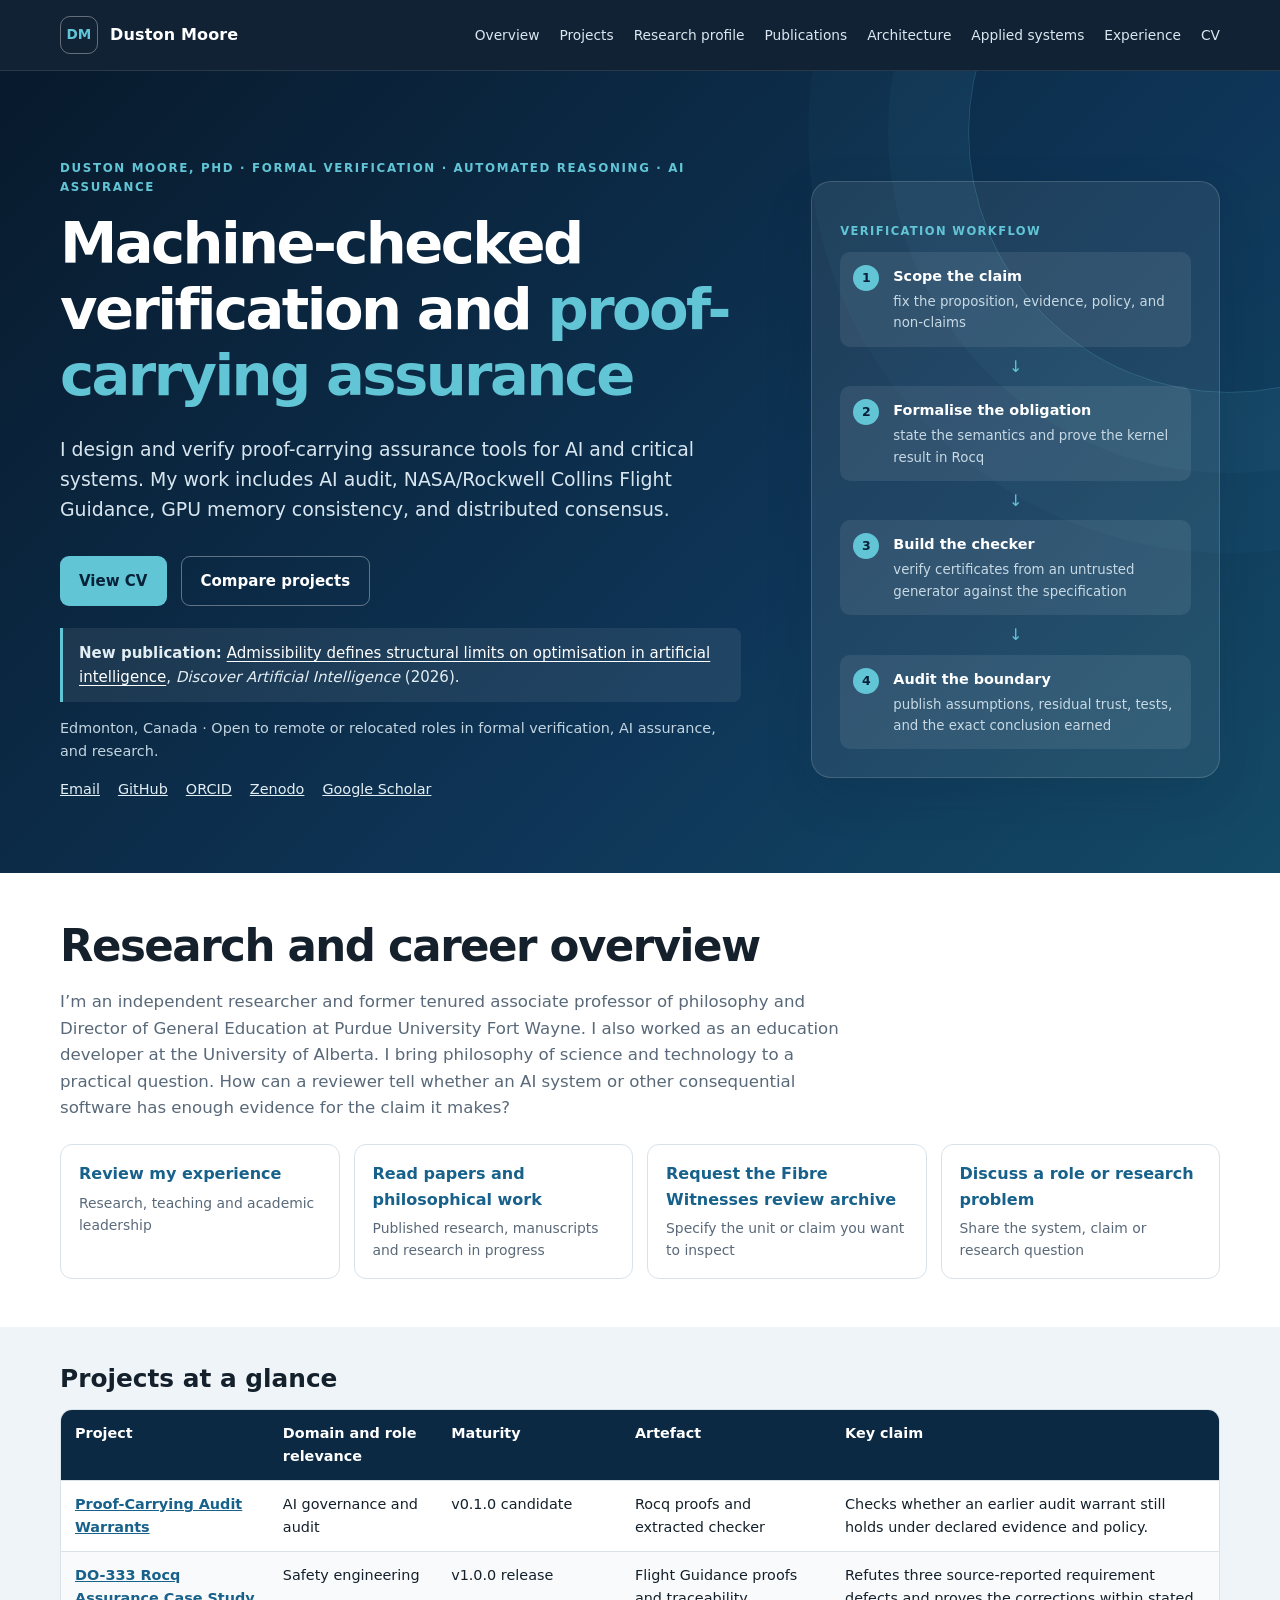
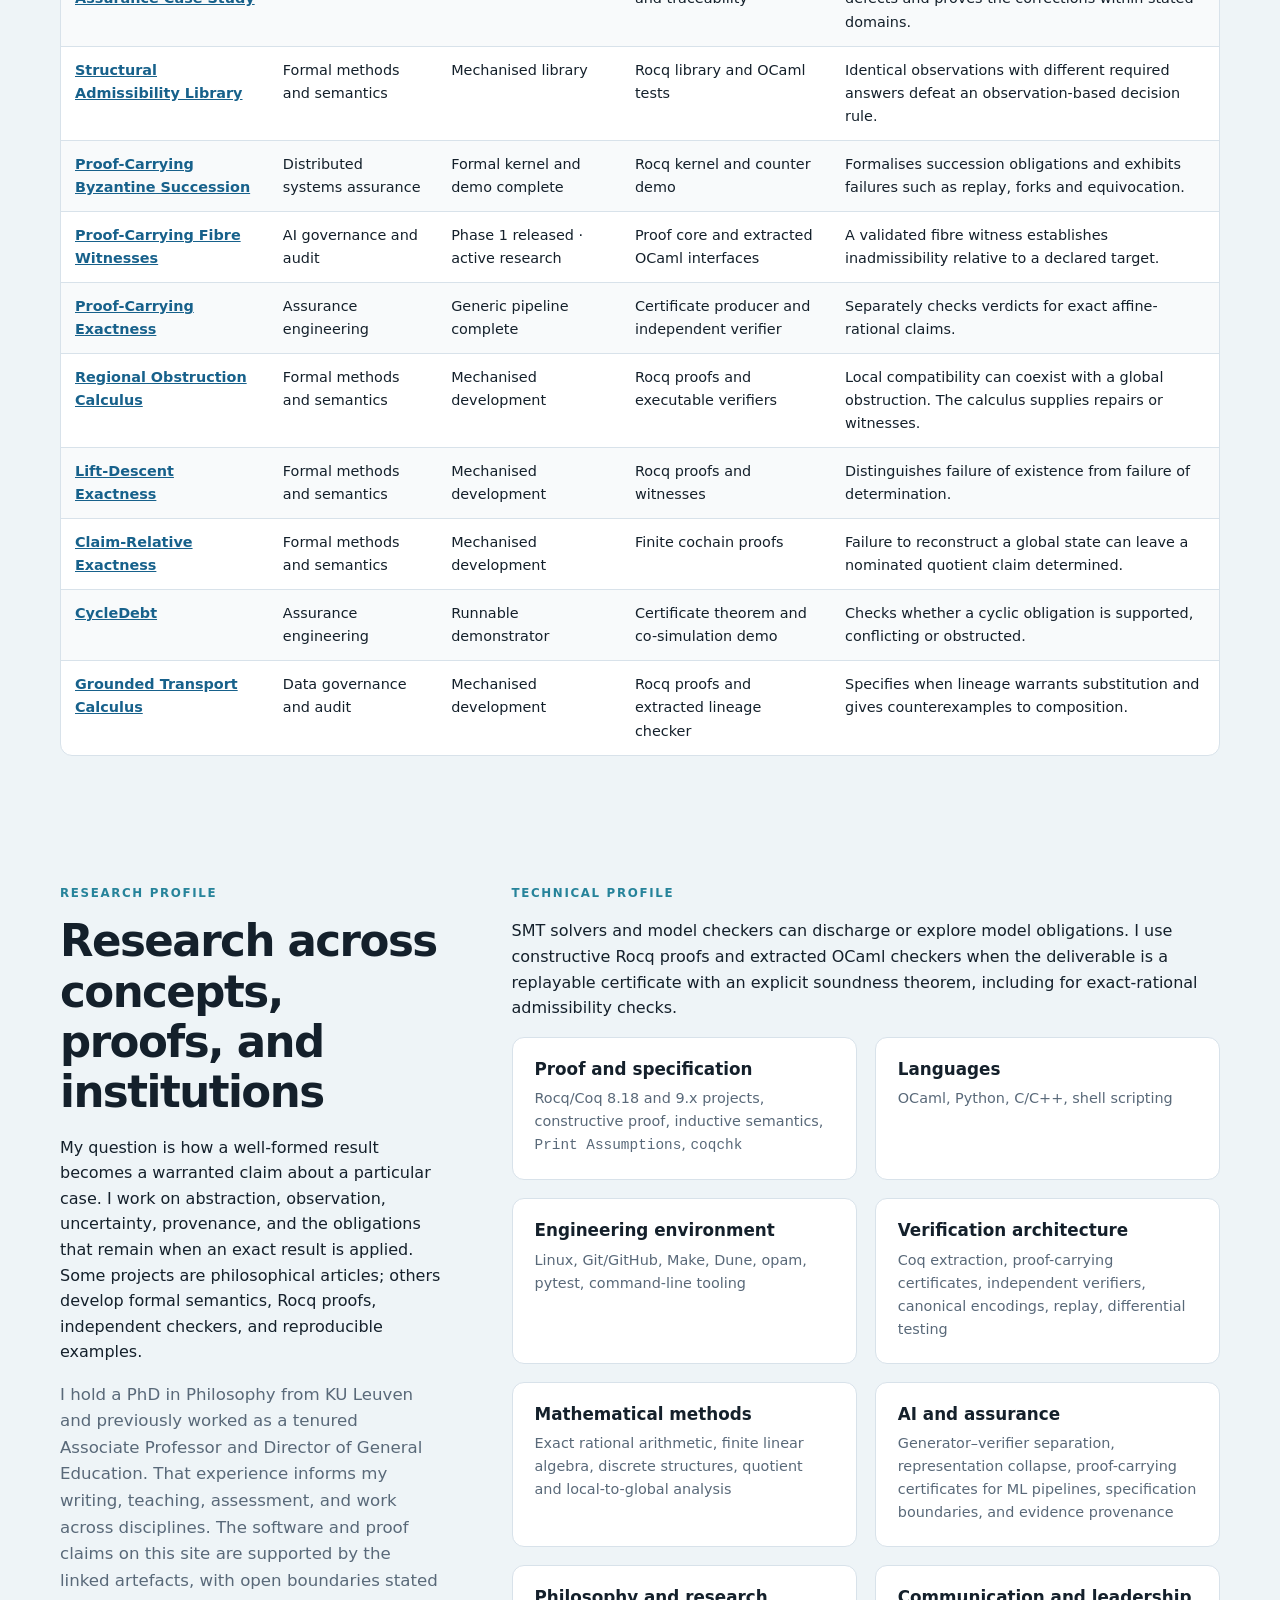
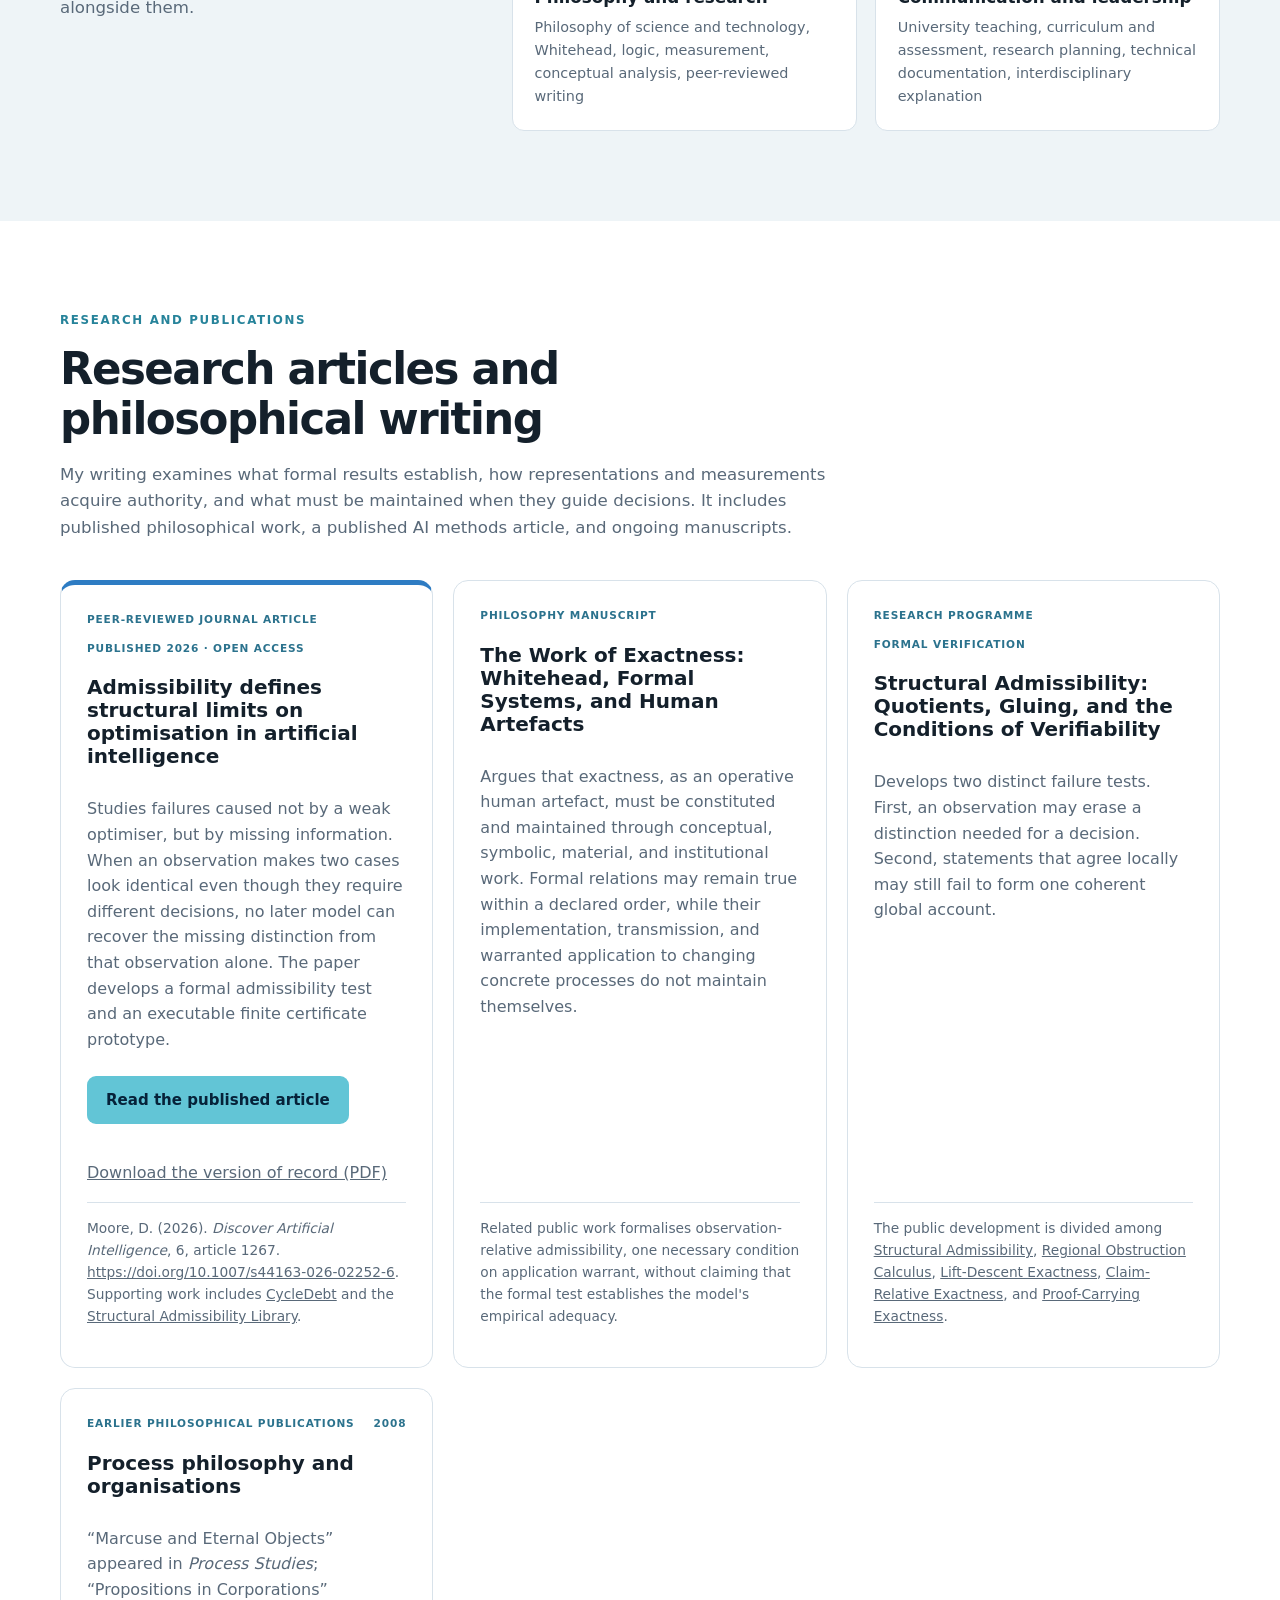
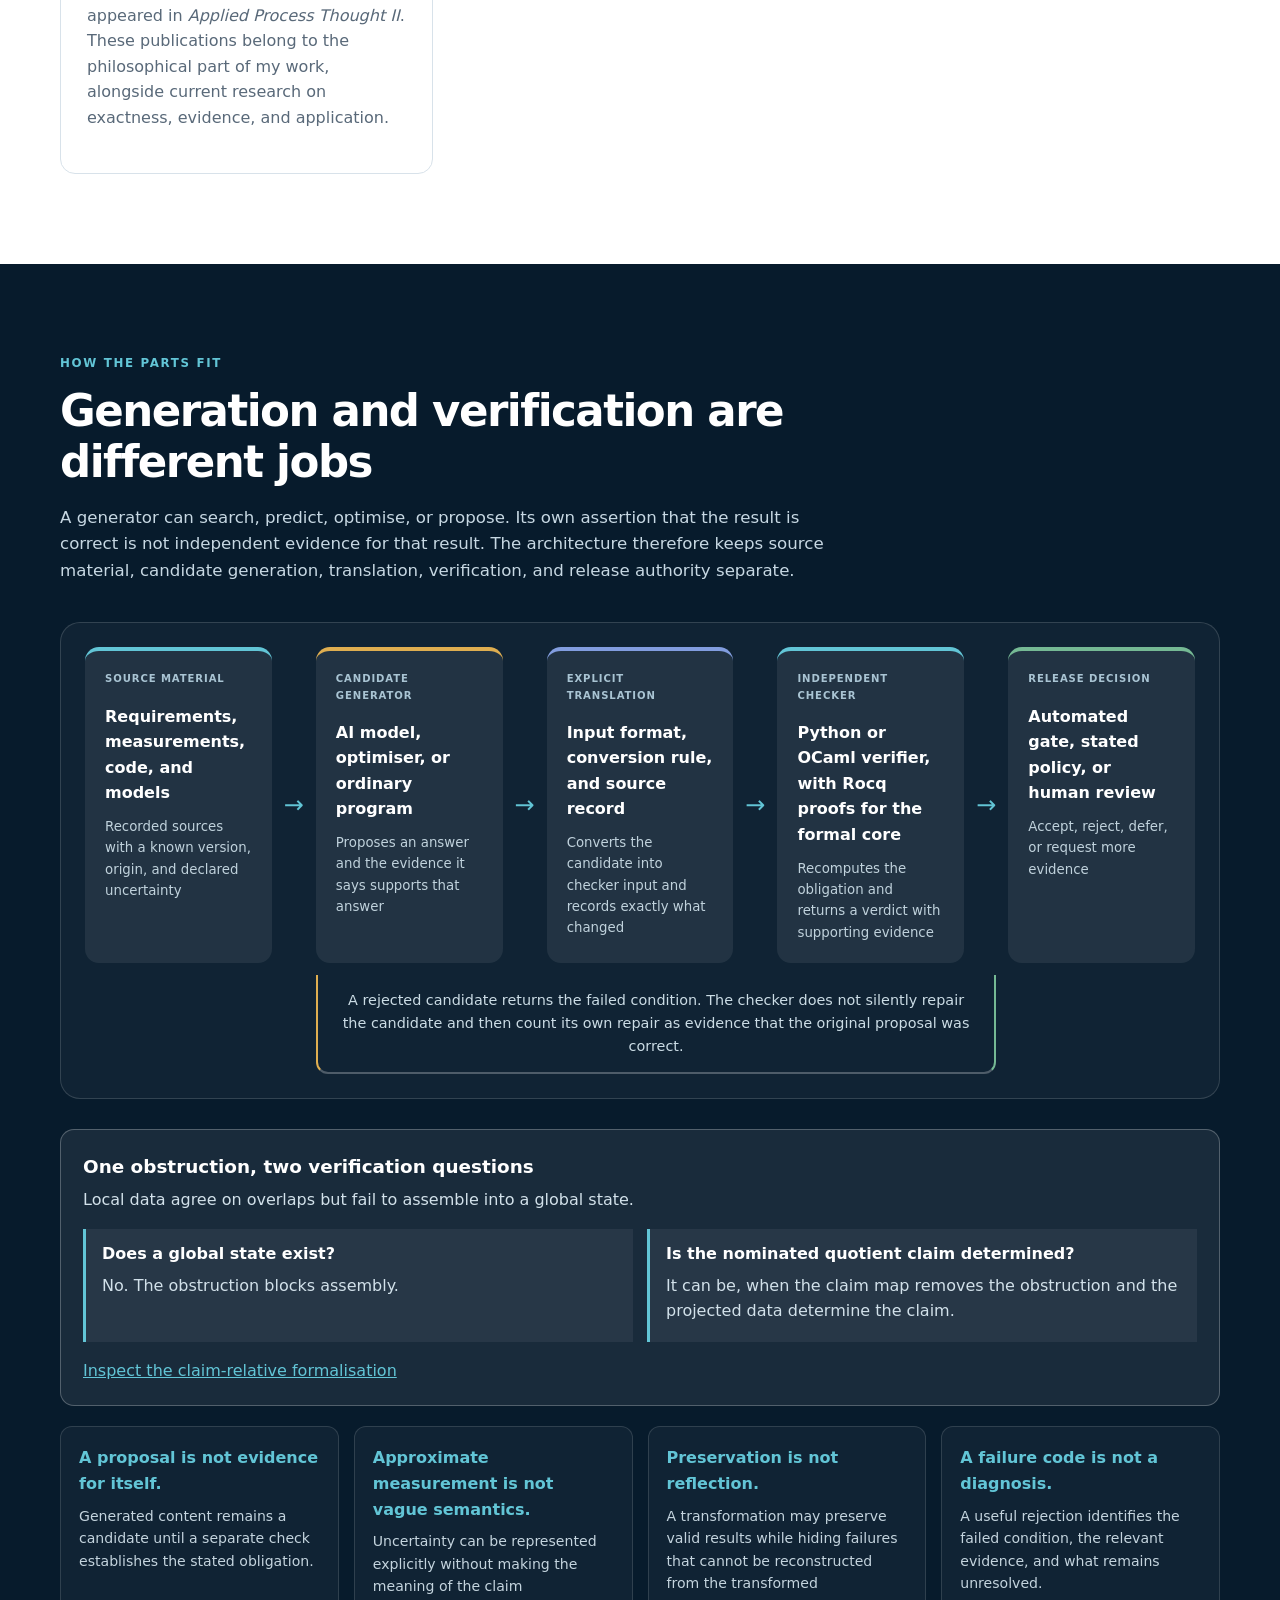
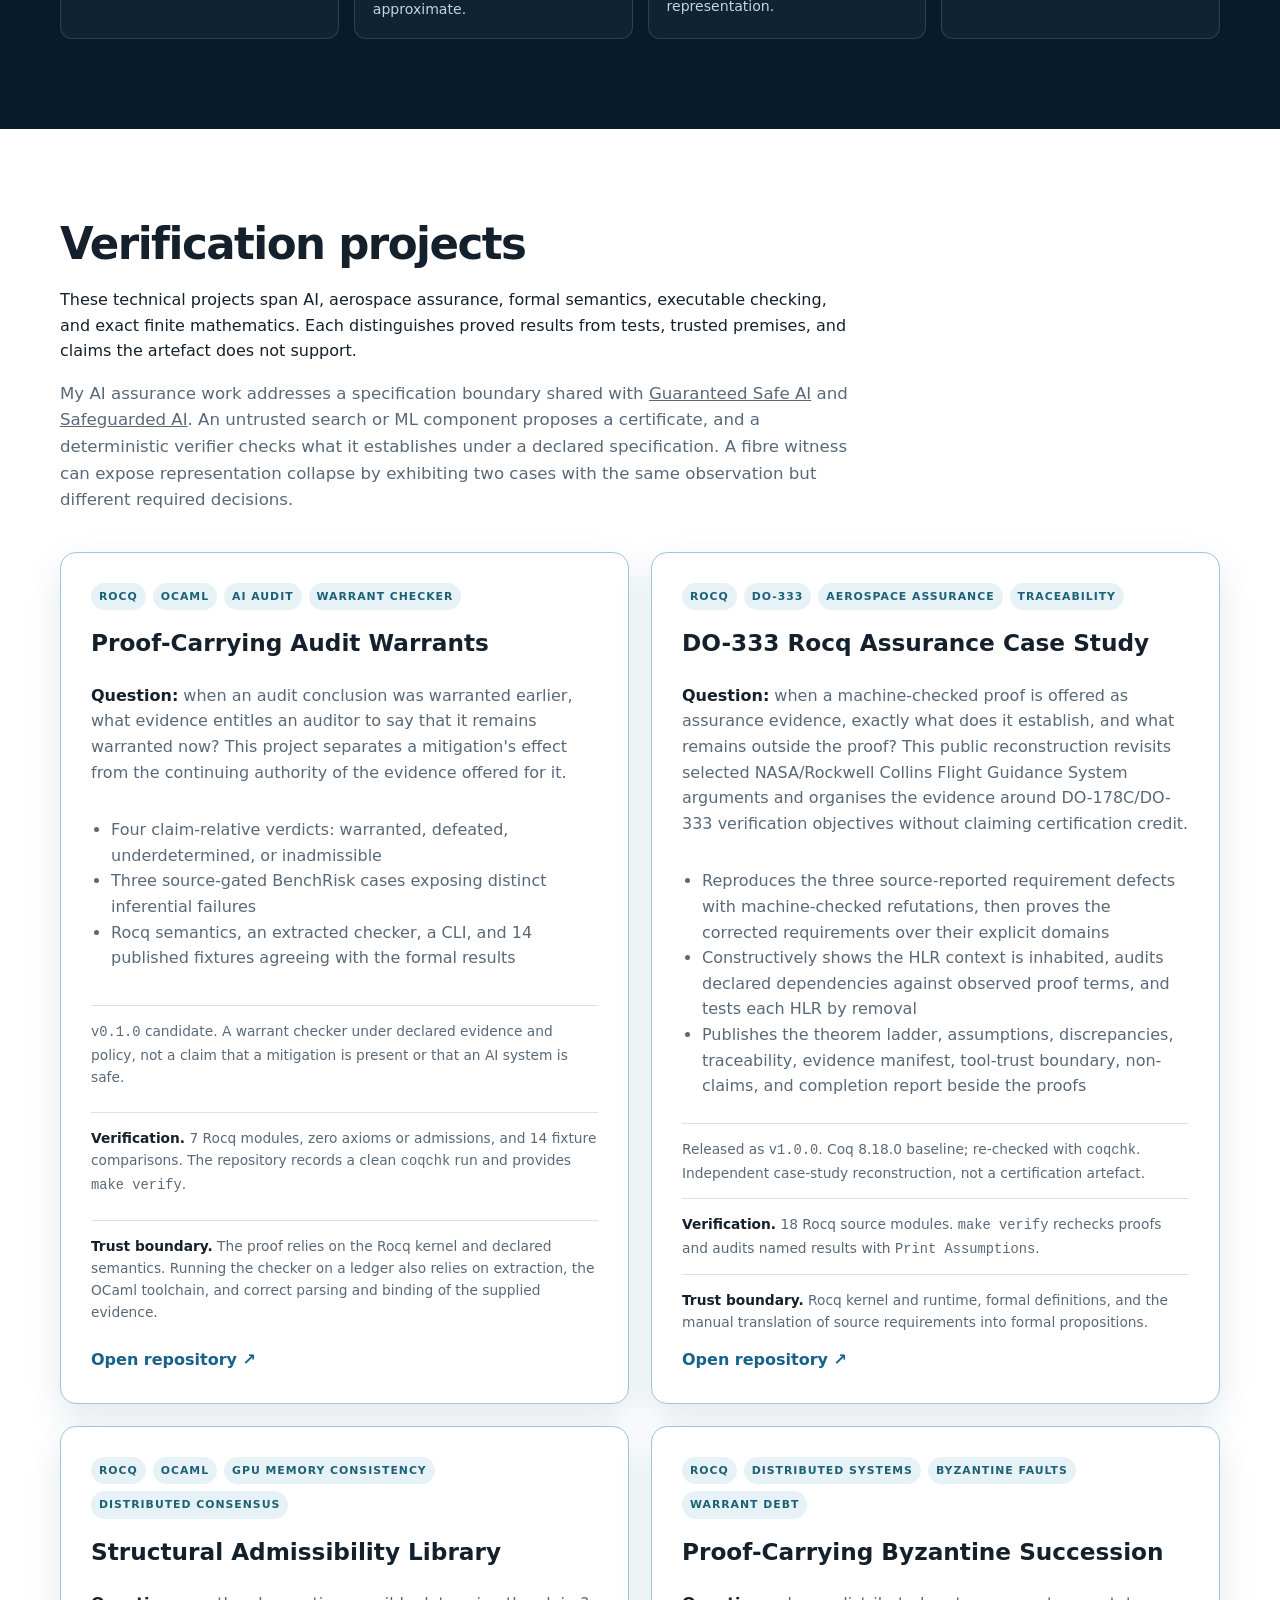
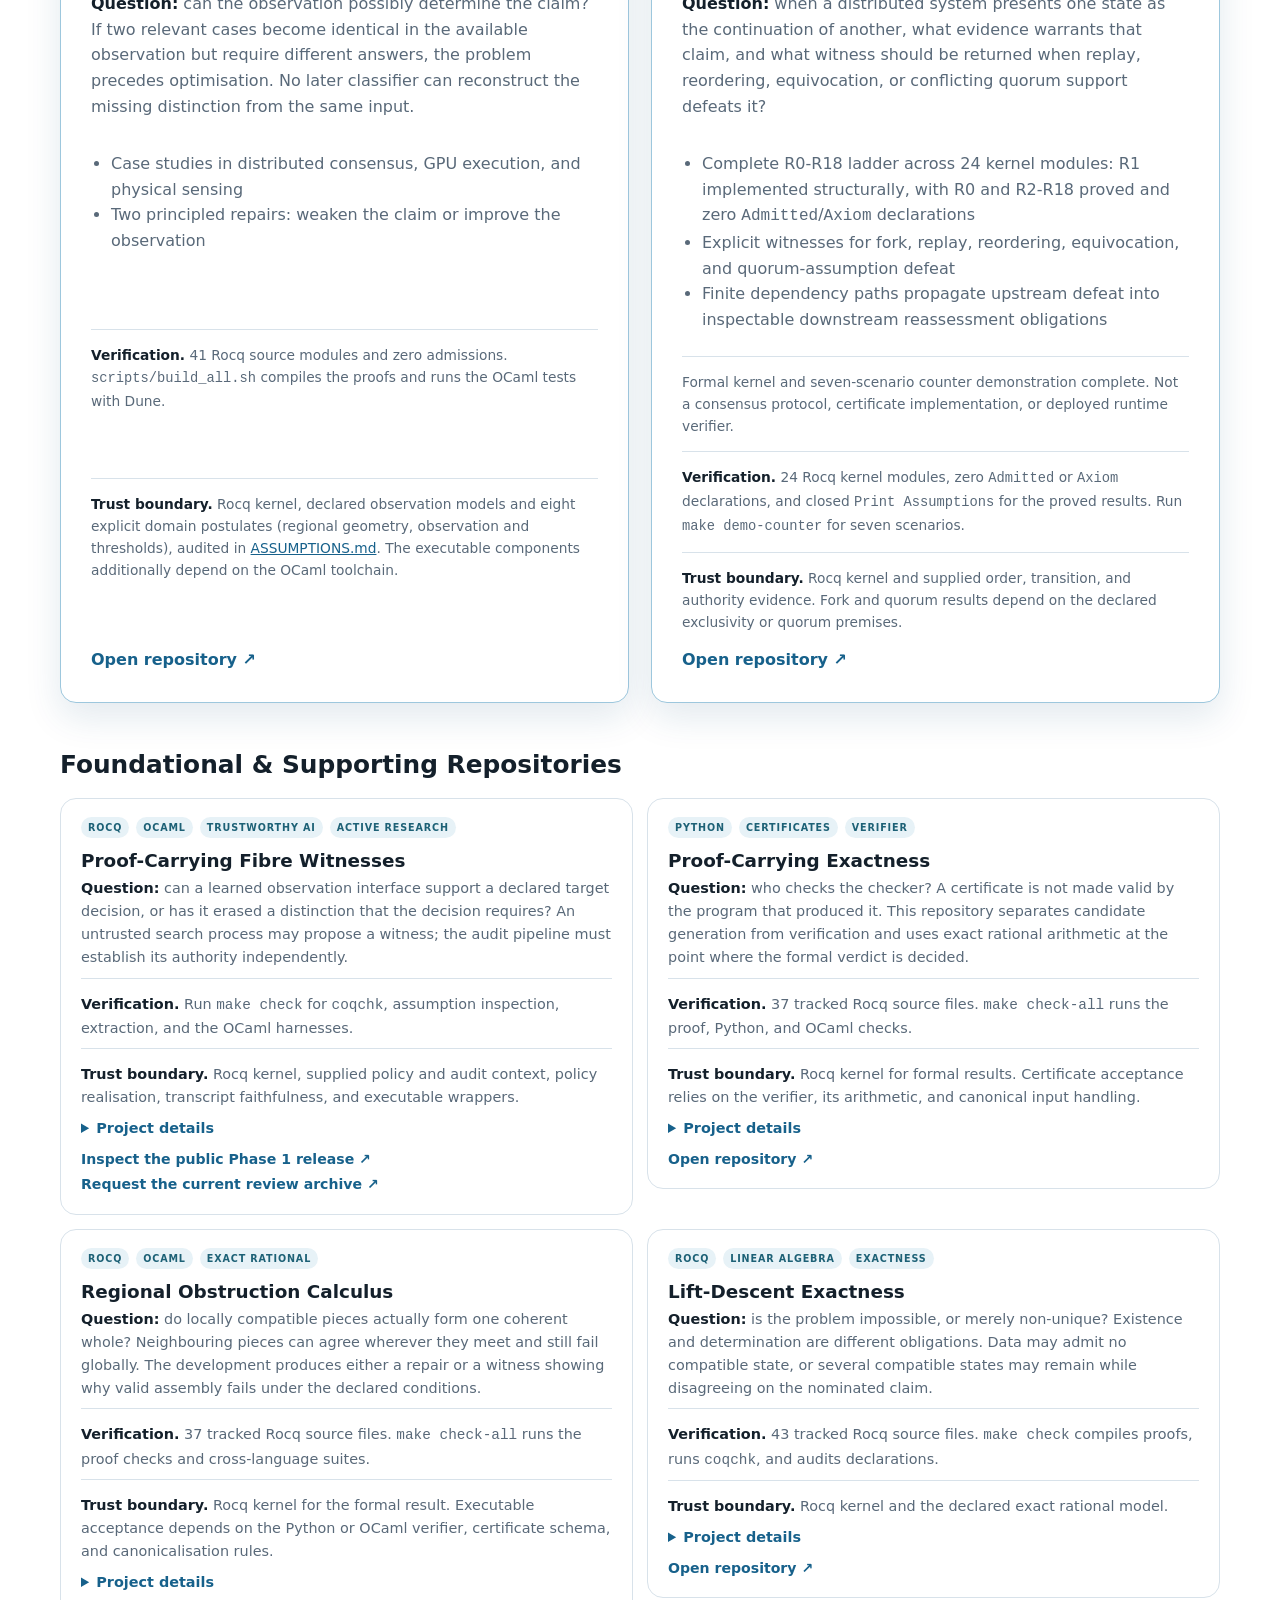
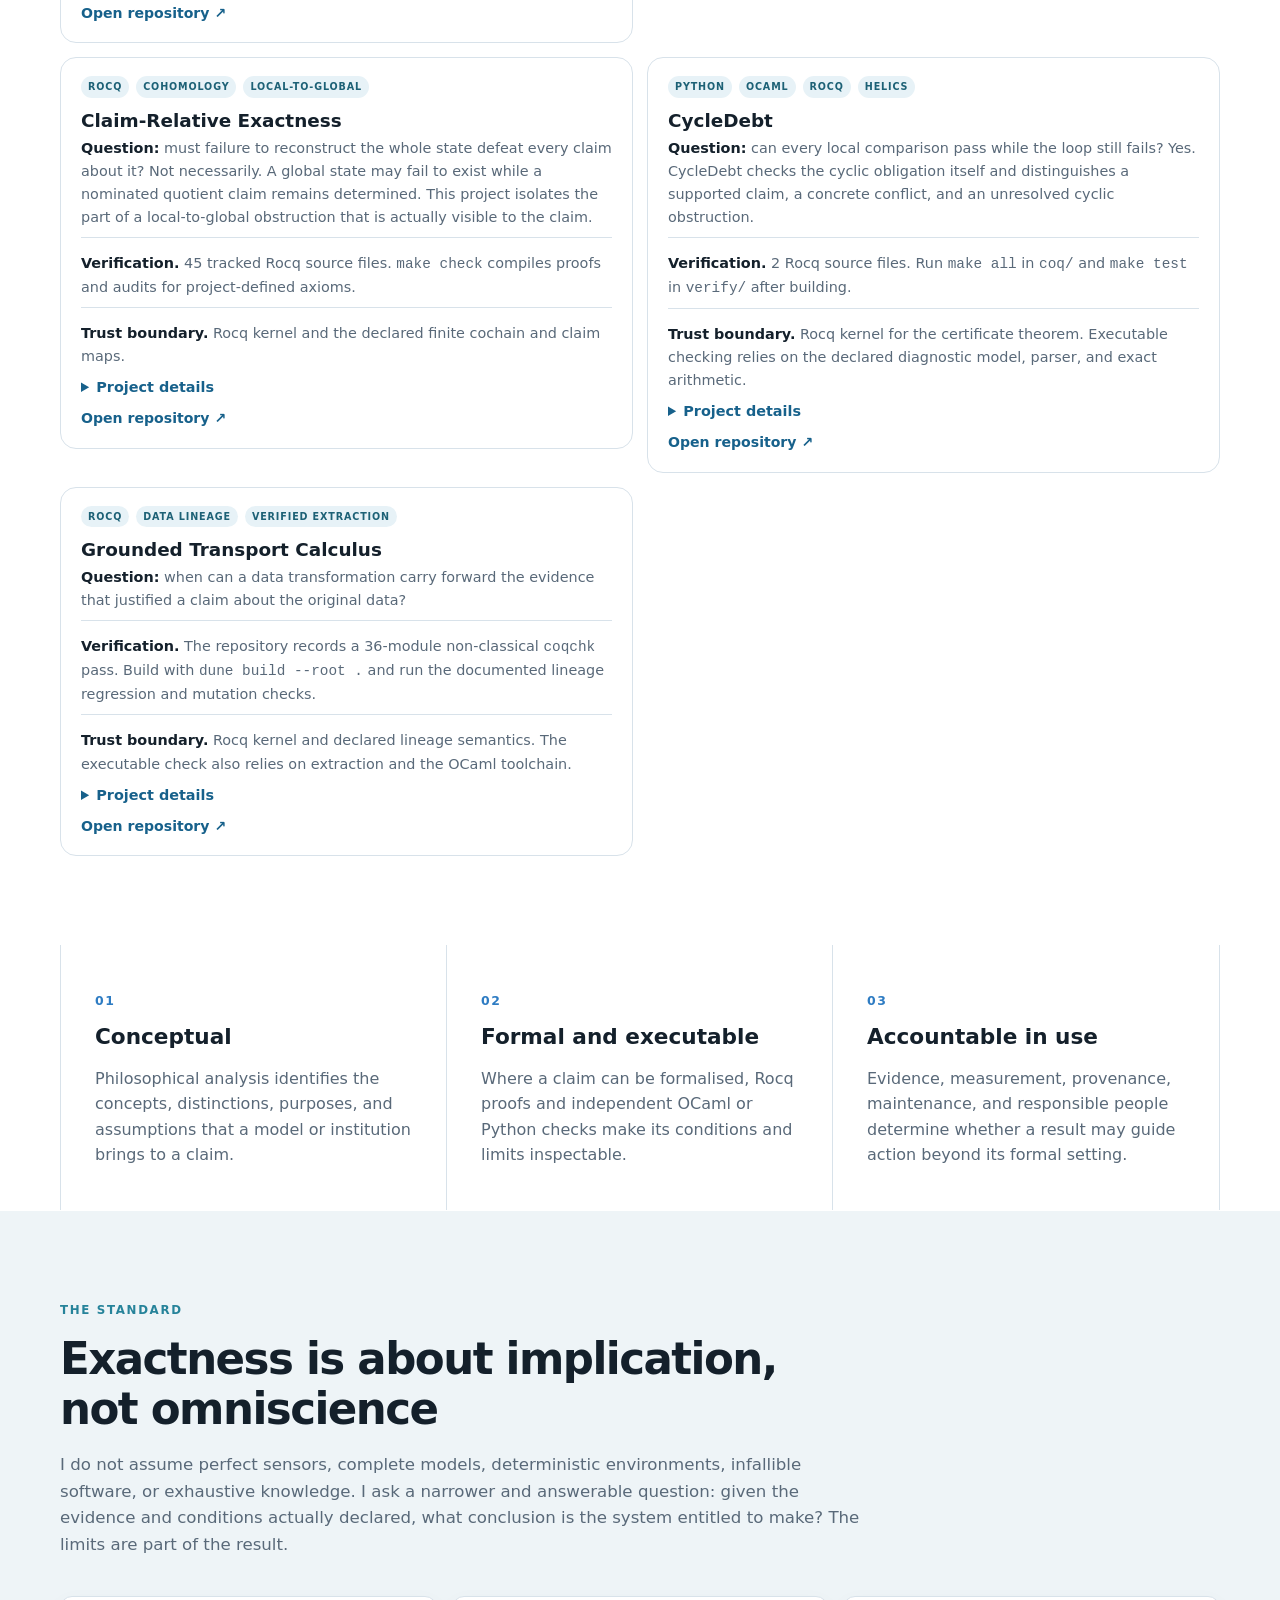
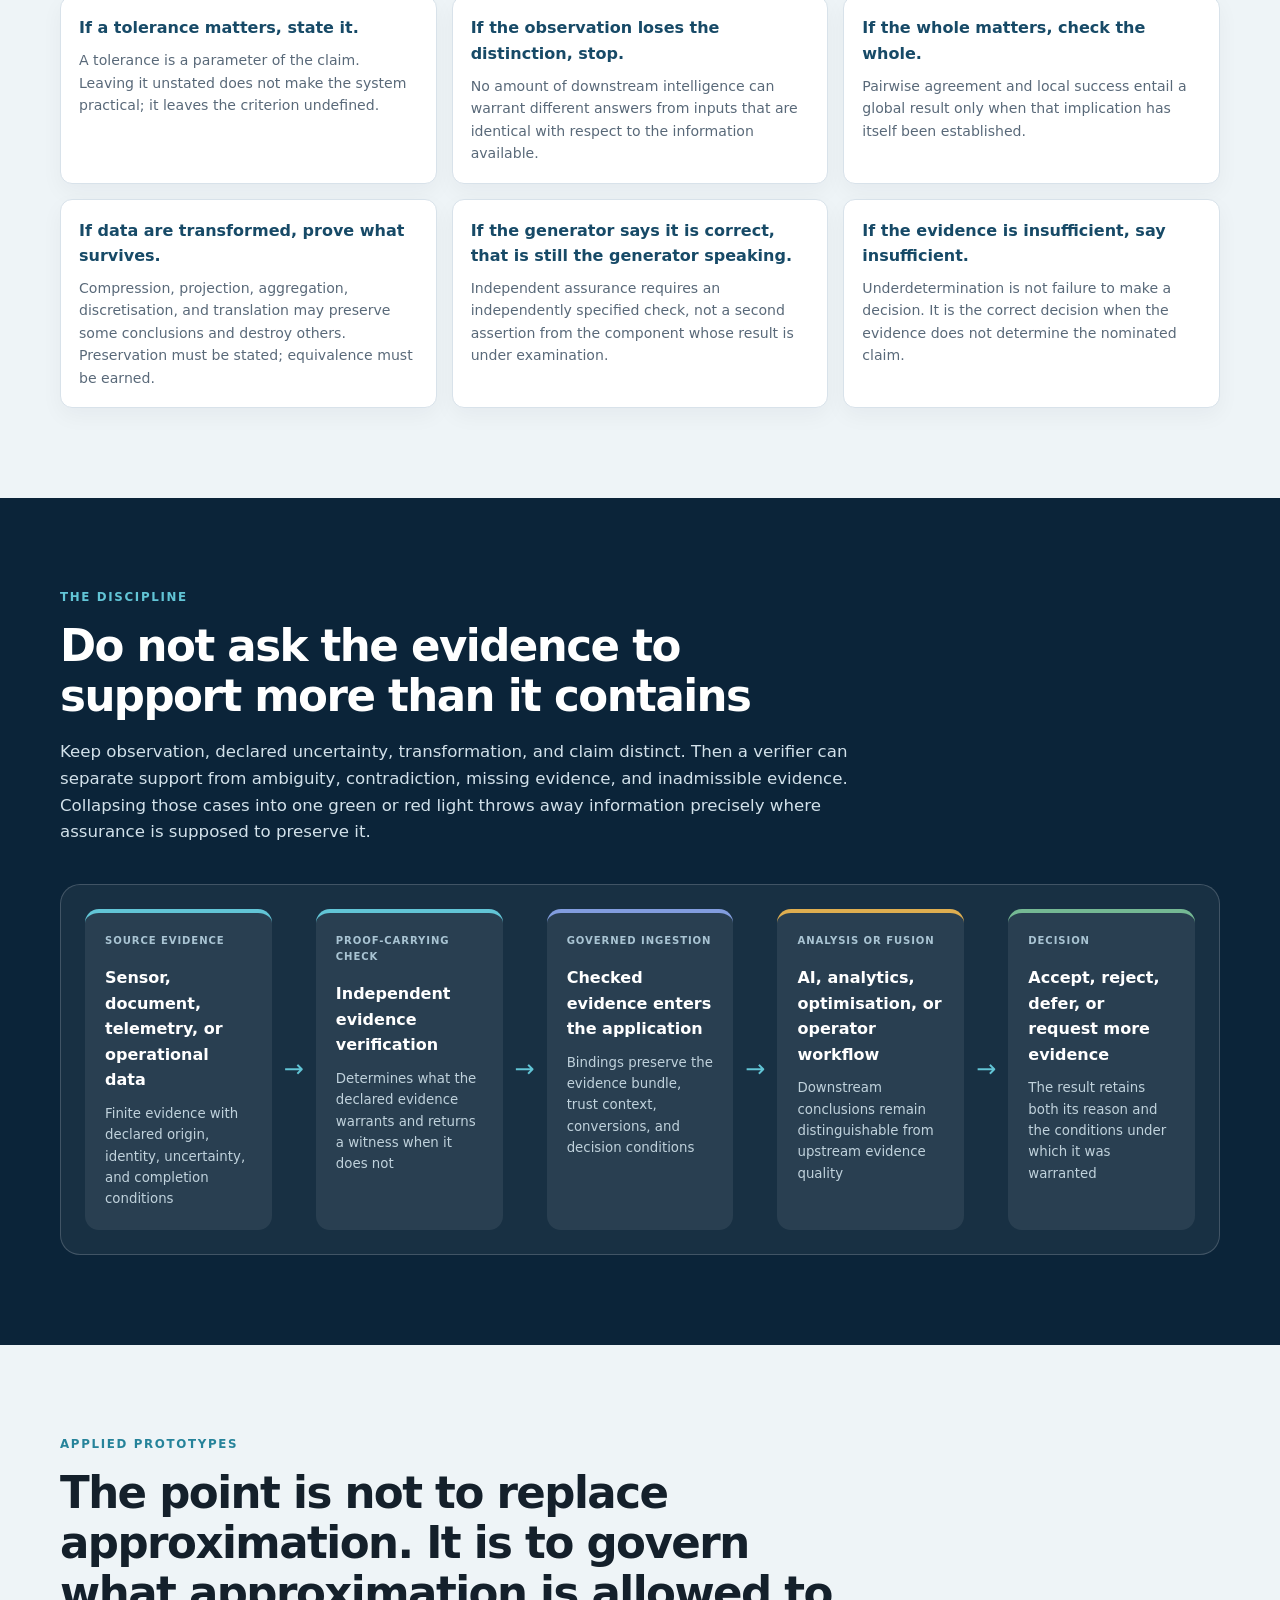
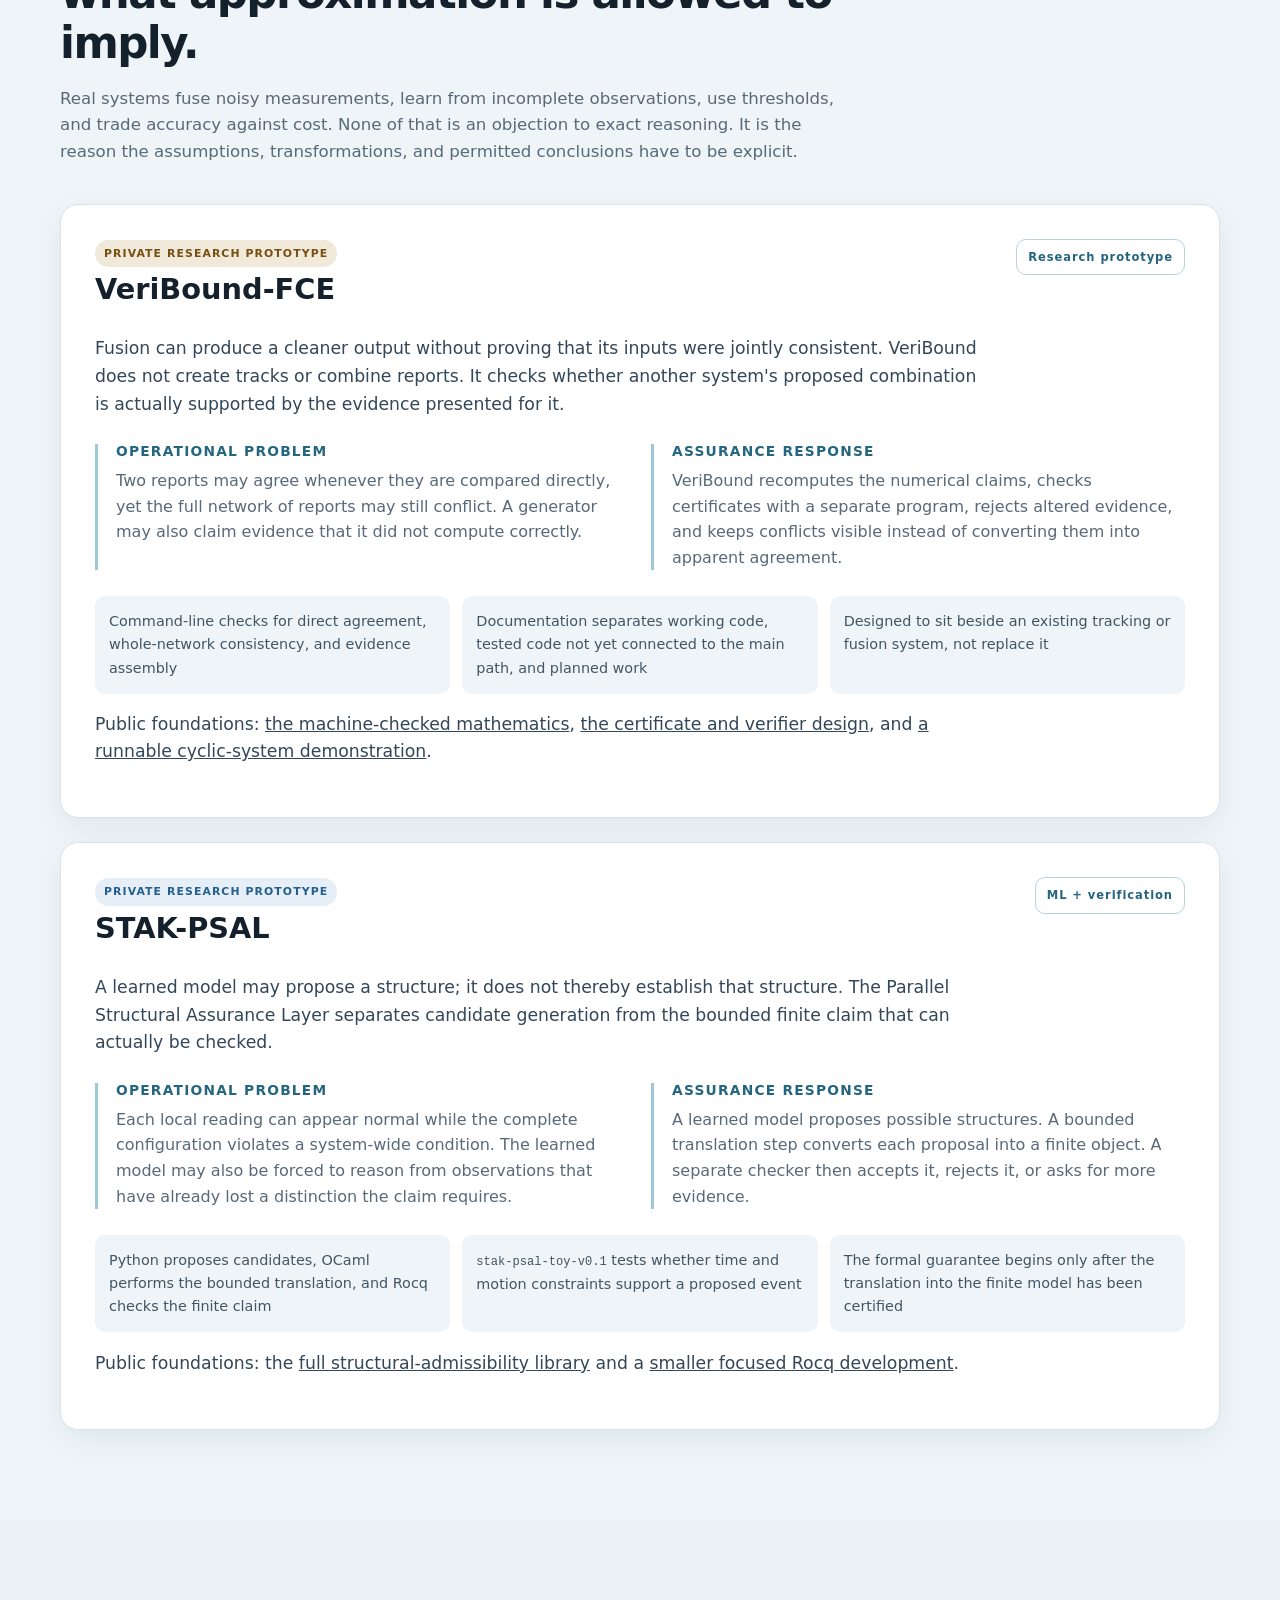
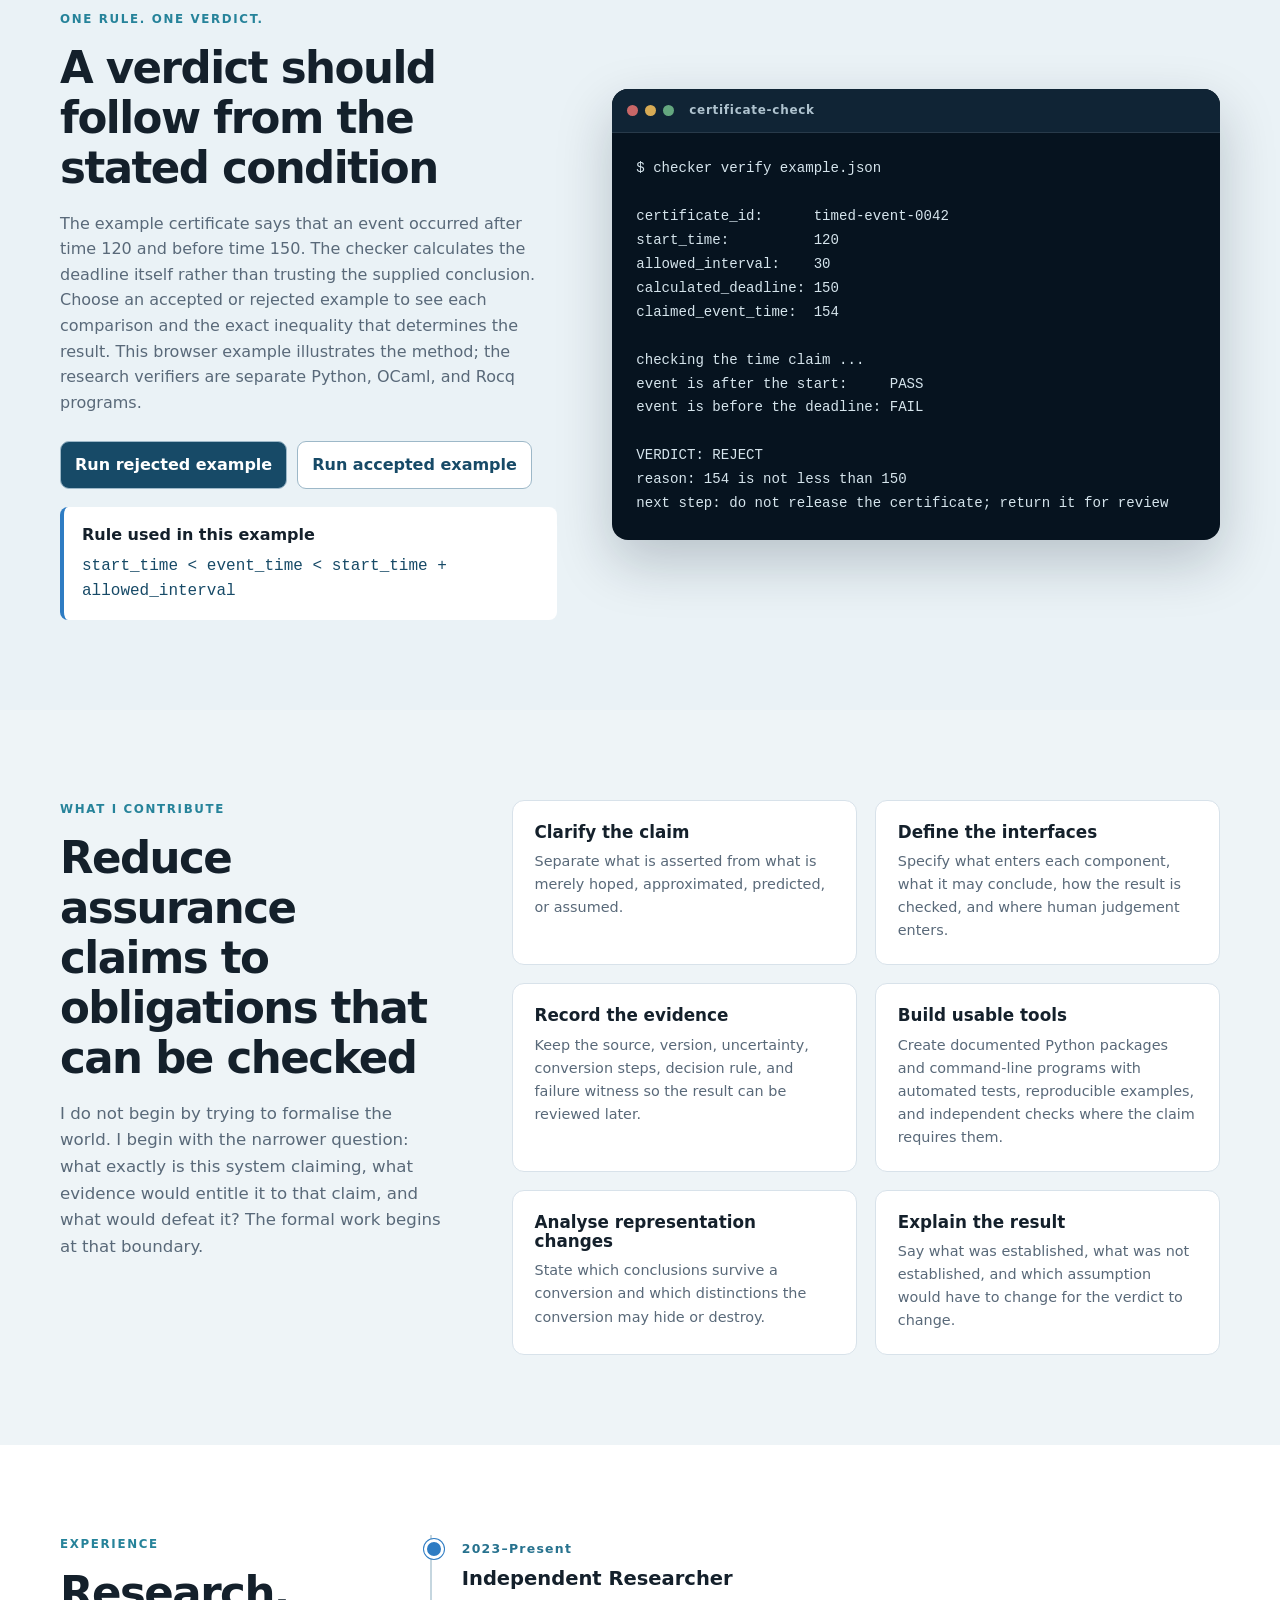
<file: index.html>
<!doctype html>
<html lang="en">
<head>
  <meta charset="utf-8">
  <meta name="viewport" content="width=device-width, initial-scale=1">
  <title>Duston Moore | Formal Verification and Proof-Carrying AI Assurance</title>
  <meta name="description" content="Machine-checked proofs and executable assurance for AI audit, aerospace flight guidance, GPU memory consistency, and distributed consensus.">
  <meta name="theme-color" content="#081a2c">
  <meta property="og:title" content="Duston Moore | Formal Verification and Proof-Carrying AI Assurance">
  <meta property="og:description" content="Machine-checked proofs and executable assurance for AI audit, aerospace flight guidance, GPU memory consistency, and distributed consensus.">
  <meta property="og:type" content="website">
  <link rel="stylesheet" href="styles.css">
</head>
<body>
  <a class="skip-link" href="#main">Skip to content</a>

  <header class="site-header">
    <div class="wrap nav-wrap">
      <a class="brand" href="#top" aria-label="Duston Moore home">
        <span class="monogram">DM</span><span>Duston Moore</span>
      </a>
      <button class="nav-toggle" aria-expanded="false" aria-controls="site-nav">Menu</button>
      <nav id="site-nav" aria-label="Primary navigation">
        <a href="#overview">Overview</a>
        <a href="#flagships">Projects</a>
        <a href="#about">Research profile</a>
        <a href="#writing">Publications</a>
        <a href="#architecture">Architecture</a>
        <a href="#applied">Applied systems</a>
        <a href="#experience">Experience</a>
        <a href="cv.html">CV</a>
      </nav>
    </div>
  </header>

  <main id="main">
    <section class="hero" id="top">
      <div class="wrap hero-grid">
        <div>
          <p class="eyebrow">Duston Moore, PhD · Formal verification · Automated reasoning · AI assurance</p>
          <h1>Machine-checked verification and <span>proof-carrying assurance</span></h1>
          <p class="lead">I design and verify proof-carrying assurance tools for AI and critical systems. My work includes AI audit, NASA/Rockwell Collins Flight Guidance, GPU memory consistency, and distributed consensus.</p>
          <div class="actions">
            <a class="button primary" href="cv.html">View CV</a>
            <a class="button secondary" href="#flagships">Compare projects</a>
          </div>
          <p class="latest-publication"><strong>New publication:</strong> <a href="https://doi.org/10.1007/s44163-026-02252-6">Admissibility defines structural limits on optimisation in artificial intelligence</a>, <em>Discover Artificial Intelligence</em> (2026).</p>
          <p class="availability">Edmonton, Canada · Open to remote or relocated roles in formal verification, AI assurance, and research.</p>
          <ul class="profile-links" role="list" aria-label="Contact, code, and research profiles">
            <li><a href="mailto:dhwcmoore@gmail.com">Email</a></li>
            <li><a href="https://github.com/dhwcmoore">GitHub</a></li>
            <li><a href="https://orcid.org/0009-0008-1103-9652">ORCID</a></li>
            <li><a href="https://zenodo.org/search?q=creators.person_or_org.name%3A%22Moore%2C%20Duston%22">Zenodo</a></li>
            <li><a href="https://scholar.google.com/scholar?q=author%3A%22Duston+Moore%22">Google Scholar</a></li>
          </ul>
        </div>

        <div class="assurance-card" aria-label="Assurance workflow">
          <p class="card-label">Verification workflow</p>
          <div class="pipeline">
            <div><span>1</span> <strong>Scope the claim</strong> <small>fix the proposition, evidence, policy, and non-claims</small></div>
            <i aria-hidden="true">↓</i>
            <div><span>2</span> <strong>Formalise the obligation</strong> <small>state the semantics and prove the kernel result in Rocq</small></div>
            <i aria-hidden="true">↓</i>
            <div><span>3</span> <strong>Build the checker</strong> <small>verify certificates from an untrusted generator against the specification</small></div>
            <i aria-hidden="true">↓</i>
            <div><span>4</span> <strong>Audit the boundary</strong> <small>publish assumptions, residual trust, tests, and the exact conclusion earned</small></div>
          </div>
        </div>
      </div>
    </section>

    <section class="section" id="overview" aria-labelledby="overview-heading">
      <div class="wrap">
        <div class="section-head">
          <h2 id="overview-heading">Research and career overview</h2>
          <p>I’m an independent researcher and former tenured associate professor of philosophy and Director of General Education at Purdue University Fort Wayne. I also worked as an education developer at the University of Alberta. I bring philosophy of science and technology to a practical question. How can a reviewer tell whether an AI system or other consequential software has enough evidence for the claim it makes?</p>
        </div>
        <div class="flagship-grid">
          <a href="#experience"><strong>Review my experience</strong><span>Research, teaching and academic leadership</span></a>
          <a href="#writing"><strong>Read papers and philosophical work</strong><span>Published research, manuscripts and research in progress</span></a>
          <a href="mailto:dhwcmoore@gmail.com?subject=Proof-Carrying%20Fibre%20Witnesses%20review%20archive&amp;body=I%20would%20like%20to%20review%20the%20current%20archive.%0A%0AUnit%20or%20claim%20of%20interest%3A%0A"><strong>Request the Fibre Witnesses review archive</strong><span>Specify the unit or claim you want to inspect</span></a>
          <a href="mailto:dhwcmoore@gmail.com?subject=Portfolio%20enquiry&amp;body=I%20would%20like%20to%20discuss%3A%0A%0ASystem%2C%20claim%2C%20or%20research%20question%3A%0A"><strong>Discuss a role or research problem</strong><span>Share the system, claim or research question</span></a>
        </div>
      </div>
    </section>

    <section class="flagships" id="flagships" aria-labelledby="flagships-heading">
      <div class="wrap">
        <h2 id="flagships-heading">Projects at a glance</h2>
        <div class="project-table-scroll" role="region" aria-labelledby="flagships-heading" tabindex="0">
          <table class="project-table">
            <thead><tr><th scope="col">Project</th><th scope="col">Domain and role relevance</th><th scope="col">Maturity</th><th scope="col">Artefact</th><th scope="col">Key claim</th></tr></thead>
            <tbody>
              <tr><th scope="row"><a href="#audit-warrants">Proof-Carrying Audit Warrants</a></th><td>AI governance and audit</td><td>v0.1.0 candidate</td><td>Rocq proofs and extracted checker</td><td>Checks whether an earlier audit warrant still holds under declared evidence and policy.</td></tr>
              <tr><th scope="row"><a href="#do333">DO-333 Rocq Assurance Case Study</a></th><td>Safety engineering</td><td>v1.0.0 release</td><td>Flight Guidance proofs and traceability</td><td>Refutes three source-reported requirement defects and proves the corrections within stated domains.</td></tr>
              <tr><th scope="row"><a href="#structural-admissibility">Structural Admissibility Library</a></th><td>Formal methods and semantics</td><td>Mechanised library</td><td>Rocq library and OCaml tests</td><td>Identical observations with different required answers defeat an observation-based decision rule.</td></tr>
              <tr><th scope="row"><a href="#byzantine-succession">Proof-Carrying Byzantine Succession</a></th><td>Distributed systems assurance</td><td>Formal kernel and demo complete</td><td>Rocq kernel and counter demo</td><td>Formalises succession obligations and exhibits failures such as replay, forks and equivocation.</td></tr>
              <tr><th scope="row"><a href="#fibre-witnesses">Proof-Carrying Fibre Witnesses</a></th><td>AI governance and audit</td><td>Phase 1 released · active research</td><td>Proof core and extracted OCaml interfaces</td><td>A validated fibre witness establishes inadmissibility relative to a declared target.</td></tr>
              <tr><th scope="row"><a href="#proof-carrying-exactness">Proof-Carrying Exactness</a></th><td>Assurance engineering</td><td>Generic pipeline complete</td><td>Certificate producer and independent verifier</td><td>Separately checks verdicts for exact affine-rational claims.</td></tr>
              <tr><th scope="row"><a href="#regional-obstruction">Regional Obstruction Calculus</a></th><td>Formal methods and semantics</td><td>Mechanised development</td><td>Rocq proofs and executable verifiers</td><td>Local compatibility can coexist with a global obstruction. The calculus supplies repairs or witnesses.</td></tr>
              <tr><th scope="row"><a href="#lift-descent">Lift-Descent Exactness</a></th><td>Formal methods and semantics</td><td>Mechanised development</td><td>Rocq proofs and witnesses</td><td>Distinguishes failure of existence from failure of determination.</td></tr>
              <tr><th scope="row"><a href="#claim-relative">Claim-Relative Exactness</a></th><td>Formal methods and semantics</td><td>Mechanised development</td><td>Finite cochain proofs</td><td>Failure to reconstruct a global state can leave a nominated quotient claim determined.</td></tr>
              <tr><th scope="row"><a href="#cycledebt">CycleDebt</a></th><td>Assurance engineering</td><td>Runnable demonstrator</td><td>Certificate theorem and co-simulation demo</td><td>Checks whether a cyclic obligation is supported, conflicting or obstructed.</td></tr>
              <tr><th scope="row"><a href="#grounded-transport">Grounded Transport Calculus</a></th><td>Data governance and audit</td><td>Mechanised development</td><td>Rocq proofs and extracted lineage checker</td><td>Specifies when lineage warrants substitution and gives counterexamples to composition.</td></tr>
            </tbody>
          </table>
        </div>
      </div>
    </section>

    <section class="section alt" id="about">
      <div class="wrap approach-grid">
        <div>
          <p class="eyebrow">Research profile</p>
          <h2>Research across concepts, proofs, and institutions</h2>
          <p>My question is how a well-formed result becomes a warranted claim about a particular case. I work on abstraction, observation, uncertainty, provenance, and the obligations that remain when an exact result is applied. Some projects are philosophical articles; others develop formal semantics, Rocq proofs, independent checkers, and reproducible examples.</p>
          <p>I hold a PhD in Philosophy from KU Leuven and previously worked as a tenured Associate Professor and Director of General Education. That experience informs my writing, teaching, assessment, and work across disciplines. The software and proof claims on this site are supported by the linked artefacts, with open boundaries stated alongside them.</p>
        </div>
        <div>
          <p class="eyebrow">Technical profile</p>
          <p>SMT solvers and model checkers can discharge or explore model obligations. I use constructive Rocq proofs and extracted OCaml checkers when the deliverable is a replayable certificate with an explicit soundness theorem, including for exact-rational admissibility checks.</p>
          <div class="capabilities">
            <div><h3>Proof and specification</h3><p>Rocq/Coq 8.18 and 9.x projects, constructive proof, inductive semantics, <code>Print Assumptions</code>, <code>coqchk</code></p></div>
            <div><h3>Languages</h3><p>OCaml, Python, C/C++, shell scripting</p></div>
            <div><h3>Engineering environment</h3><p>Linux, Git/GitHub, Make, Dune, opam, pytest, command-line tooling</p></div>
            <div><h3>Verification architecture</h3><p>Coq extraction, proof-carrying certificates, independent verifiers, canonical encodings, replay, differential testing</p></div>
            <div><h3>Mathematical methods</h3><p>Exact rational arithmetic, finite linear algebra, discrete structures, quotient and local-to-global analysis</p></div>
            <div><h3>AI and assurance</h3><p>Generator–verifier separation, representation collapse, proof-carrying certificates for ML pipelines, specification boundaries, and evidence provenance</p></div>
            <div><h3>Philosophy and research</h3><p>Philosophy of science and technology, Whitehead, logic, measurement, conceptual analysis, peer-reviewed writing</p></div>
            <div><h3>Communication and leadership</h3><p>University teaching, curriculum and assessment, research planning, technical documentation, interdisciplinary explanation</p></div>
          </div>
        </div>
      </div>
    </section>

    <section class="section" id="writing">
      <div class="wrap">
        <div class="section-head">
          <p class="eyebrow">Research and publications</p>
          <h2>Research articles and philosophical writing</h2>
          <p>My writing examines what formal results establish, how representations and measurements acquire authority, and what must be maintained when they guide decisions. It includes published philosophical work, a published AI methods article, and ongoing manuscripts.</p>
        </div>

        <div class="writing-grid">
          <article class="writing-card featured-writing">
            <div class="writing-meta"><span>Peer-reviewed journal article</span><span>Published 2026 · Open access</span></div>
            <h3>Admissibility defines structural limits on optimisation in artificial intelligence</h3>
            <p>Studies failures caused not by a weak optimiser, but by missing information. When an observation makes two cases look identical even though they require different decisions, no later model can recover the missing distinction from that observation alone. The paper develops a formal admissibility test and an executable finite certificate prototype.</p>
            <a class="button primary manuscript-button" href="https://doi.org/10.1007/s44163-026-02252-6">Read the published article</a>
            <p><a href="Admissibility_Defines_Structural_Limits_Published.pdf" target="_blank" rel="noopener">Download the version of record (PDF)</a></p>
            <p class="writing-status">Moore, D. (2026). <em>Discover Artificial Intelligence</em>, 6, article 1267. <a href="https://doi.org/10.1007/s44163-026-02252-6">https://doi.org/10.1007/s44163-026-02252-6</a>. Supporting work includes <a href="https://github.com/dhwcmoore/finite-regional-residue-obstruction">CycleDebt</a> and the <a href="https://github.com/dhwcmoore/structural-admissibility">Structural Admissibility Library</a>.</p>
          </article>

          <article class="writing-card">
            <div class="writing-meta"><span>Philosophy manuscript</span></div>
            <h3>The Work of Exactness: Whitehead, Formal Systems, and Human Artefacts</h3>
            <p>Argues that exactness, as an operative human artefact, must be constituted and maintained through conceptual, symbolic, material, and institutional work. Formal relations may remain true within a declared order, while their implementation, transmission, and warranted application to changing concrete processes do not maintain themselves.</p>
            <p class="writing-status">Related public work formalises observation-relative admissibility, one necessary condition on application warrant, without claiming that the formal test establishes the model's empirical adequacy.</p>
          </article>

          <article class="writing-card">
            <div class="writing-meta"><span>Research programme</span><span>Formal verification</span></div>
            <h3>Structural Admissibility: Quotients, Gluing, and the Conditions of Verifiability</h3>
            <p>Develops two distinct failure tests. First, an observation may erase a distinction needed for a decision. Second, statements that agree locally may still fail to form one coherent global account.</p>
            <p class="writing-status">The public development is divided among <a href="https://github.com/dhwcmoore/structural-admissibility">Structural Admissibility</a>, <a href="https://github.com/dhwcmoore/regional-obstruction-calculus">Regional Obstruction Calculus</a>, <a href="https://github.com/dhwcmoore/lift-descent-exactness">Lift-Descent Exactness</a>, <a href="https://github.com/dhwcmoore/claim-relative-exactness">Claim-Relative Exactness</a>, and <a href="https://github.com/dhwcmoore/proof-carrying-exactness">Proof-Carrying Exactness</a>.</p>
          </article>

          <article class="writing-card">
            <div class="writing-meta"><span>Earlier philosophical publications</span><span>2008</span></div>
            <h3>Process philosophy and organisations</h3>
            <p>“Marcuse and Eternal Objects” appeared in <em>Process Studies</em>; “Propositions in Corporations” appeared in <em>Applied Process Thought II</em>. These publications belong to the philosophical part of my work, alongside current research on exactness, evidence, and application.</p>
          </article>
        </div>
      </div>
    </section>

    <section class="section architecture-section" id="architecture">
      <div class="wrap">
        <div class="section-head">
          <p class="eyebrow">How the parts fit</p>
          <h2>Generation and verification are different jobs</h2>
          <p>A generator can search, predict, optimise, or propose. Its own assertion that the result is correct is not independent evidence for that result. The architecture therefore keeps source material, candidate generation, translation, verification, and release authority separate.</p>
        </div>

        <div class="architecture-board" aria-label="AI-assisted assurance architecture">
          <div class="arch-node source">
            <span class="arch-kicker">Source material</span>
            <strong>Requirements, measurements, code, and models</strong>
            <small>Recorded sources with a known version, origin, and declared uncertainty</small>
          </div>
          <div class="arch-arrow" aria-hidden="true">→</div>
          <div class="arch-node propose">
            <span class="arch-kicker">Candidate generator</span>
            <strong>AI model, optimiser, or ordinary program</strong>
            <small>Proposes an answer and the evidence it says supports that answer</small>
          </div>
          <div class="arch-arrow" aria-hidden="true">→</div>
          <div class="arch-node adapter">
            <span class="arch-kicker">Explicit translation</span>
            <strong>Input format, conversion rule, and source record</strong>
            <small>Converts the candidate into checker input and records exactly what changed</small>
          </div>
          <div class="arch-arrow" aria-hidden="true">→</div>
          <div class="arch-node verify">
            <span class="arch-kicker">Independent checker</span>
            <strong>Python or OCaml verifier, with Rocq proofs for the formal core</strong>
            <small>Recomputes the obligation and returns a verdict with supporting evidence</small>
          </div>
          <div class="arch-arrow" aria-hidden="true">→</div>
          <div class="arch-node decide">
            <span class="arch-kicker">Release decision</span>
            <strong>Automated gate, stated policy, or human review</strong>
            <small>Accept, reject, defer, or request more evidence</small>
          </div>

          <div class="feedback-line">
            <span>A rejected candidate returns the failed condition. The checker does not silently repair the candidate and then count its own repair as evidence that the original proposal was correct.</span>
          </div>
        </div>

        <figure class="obstruction-figure" aria-labelledby="obstruction-title">
          <figcaption id="obstruction-title">One obstruction, two verification questions</figcaption>
          <p>Local data agree on overlaps but fail to assemble into a global state.</p>
          <div class="obstruction-branches">
            <div><strong>Does a global state exist?</strong><p>No. The obstruction blocks assembly.</p></div>
            <div><strong>Is the nominated quotient claim determined?</strong><p>It can be, when the claim map removes the obstruction and the projected data determine the claim.</p></div>
          </div>
          <a href="#claim-relative">Inspect the claim-relative formalisation</a>
        </figure>

        <div class="architecture-principles">
          <div><strong>A proposal is not evidence for itself.</strong><span>Generated content remains a candidate until a separate check establishes the stated obligation.</span></div>
          <div><strong>Approximate measurement is not vague semantics.</strong><span>Uncertainty can be represented explicitly without making the meaning of the claim approximate.</span></div>
          <div><strong>Preservation is not reflection.</strong><span>A transformation may preserve valid results while hiding failures that cannot be reconstructed from the transformed representation.</span></div>
          <div><strong>A failure code is not a diagnosis.</strong><span>A useful rejection identifies the failed condition, the relevant evidence, and what remains unresolved.</span></div>
        </div>
      </div>
    </section>

    <section class="section" id="work">
      <div class="wrap">
        <div class="section-head">
          <h2>Verification projects</h2>
          <p>These technical projects span AI, aerospace assurance, formal semantics, executable checking, and exact finite mathematics. Each distinguishes proved results from tests, trusted premises, and claims the artefact does not support.</p>
          <p>My AI assurance work addresses a specification boundary shared with <a href="https://arxiv.org/abs/2405.06624">Guaranteed Safe AI</a> and <a href="https://aria.org.uk/opportunity-spaces/mathematics-for-safe-ai/safeguarded-ai">Safeguarded AI</a>. An untrusted search or ML component proposes a certificate, and a deterministic verifier checks what it establishes under a declared specification. A fibre witness can expose representation collapse by exhibiting two cases with the same observation but different required decisions.</p>
        </div>

        <div class="project-grid">
          <article class="project featured" id="audit-warrants">
            <ul class="tags" role="list" aria-label="Project tags">
              <li>Rocq</li>
              <li>OCaml</li>
              <li>AI audit</li>
              <li>Warrant checker</li>
            </ul>
            <h3>Proof-Carrying Audit Warrants</h3>
            <p><strong>Question:</strong> when an audit conclusion was warranted earlier, what evidence entitles an auditor to say that it remains warranted now? This project separates a mitigation's effect from the continuing authority of the evidence offered for it.</p>
            <ul>
              <li>Four claim-relative verdicts: warranted, defeated, underdetermined, or inadmissible</li>
              <li>Three source-gated BenchRisk cases exposing distinct inferential failures</li>
              <li>Rocq semantics, an extracted checker, a CLI, and 14 published fixtures agreeing with the formal results</li>
            </ul>
            <p class="writing-status"><code>v0.1.0</code> candidate. A warrant checker under declared evidence and policy, not a claim that a mitigation is present or that an AI system is safe.</p>
            <p class="writing-status"><strong>Verification.</strong> 7 Rocq modules, zero axioms or admissions, and 14 fixture comparisons. The repository records a clean <code>coqchk</code> run and provides <code>make verify</code>.</p>
            <p class="writing-status"><strong>Trust boundary.</strong> The proof relies on the Rocq kernel and declared semantics. Running the checker on a ledger also relies on extraction, the OCaml toolchain, and correct parsing and binding of the supplied evidence.</p>
            <a href="https://github.com/dhwcmoore/proof-carrying-audit-warrants">Open repository <span aria-hidden="true">↗</span></a>
          </article>

          <article class="project featured" id="do333">
            <ul class="tags" role="list" aria-label="Project tags">
              <li>Rocq</li>
              <li>DO-333</li>
              <li>Aerospace assurance</li>
              <li>Traceability</li>
            </ul>
            <h3>DO-333 Rocq Assurance Case Study</h3>
            <p><strong>Question:</strong> when a machine-checked proof is offered as assurance evidence, exactly what does it establish, and what remains outside the proof? This public reconstruction revisits selected NASA/Rockwell Collins Flight Guidance System arguments and organises the evidence around DO-178C/DO-333 verification objectives without claiming certification credit.</p>
            <ul>
              <li>Reproduces the three source-reported requirement defects with machine-checked refutations, then proves the corrected requirements over their explicit domains</li>
              <li>Constructively shows the HLR context is inhabited, audits declared dependencies against observed proof terms, and tests each HLR by removal</li>
              <li>Publishes the theorem ladder, assumptions, discrepancies, traceability, evidence manifest, tool-trust boundary, non-claims, and completion report beside the proofs</li>
            </ul>
            <p class="writing-status">Released as <code>v1.0.0</code>. Coq 8.18.0 baseline; re-checked with <code>coqchk</code>. Independent case-study reconstruction, not a certification artefact.</p>
            <p class="writing-status"><strong>Verification.</strong> 18 Rocq source modules. <code>make verify</code> rechecks proofs and audits named results with <code>Print Assumptions</code>.</p>
            <p class="writing-status"><strong>Trust boundary.</strong> Rocq kernel and runtime, formal definitions, and the manual translation of source requirements into formal propositions.</p>
            <a href="https://github.com/dhwcmoore/do333-rocq-assurance-case-study">Open repository <span aria-hidden="true">↗</span></a>
          </article>

          <article class="project featured" id="structural-admissibility">
            <ul class="tags" role="list" aria-label="Project tags">
              <li>Rocq</li>
              <li>OCaml</li>
              <li>GPU memory consistency</li>
              <li>Distributed consensus</li>
            </ul>
            <h3>Structural Admissibility Library</h3>
            <p><strong>Question:</strong> can the observation possibly determine the claim? If two relevant cases become identical in the available observation but require different answers, the problem precedes optimisation. No later classifier can reconstruct the missing distinction from the same input.</p>
            <ul>
              <li>Case studies in distributed consensus, GPU execution, and physical sensing</li>
              <li>Two principled repairs: weaken the claim or improve the observation</li>
            </ul>
            <p class="writing-status"><strong>Verification.</strong> 41 Rocq source modules and zero admissions. <code>scripts/build_all.sh</code> compiles the proofs and runs the OCaml tests with Dune.</p>
            <p class="writing-status"><strong>Trust boundary.</strong> Rocq kernel, declared observation models and eight explicit domain postulates (regional geometry, observation and thresholds), audited in <a href="https://github.com/dhwcmoore/structural-admissibility/blob/HEAD/structural-admissibility-library/ASSUMPTIONS.md">ASSUMPTIONS.md</a>. The executable components additionally depend on the OCaml toolchain.</p>
            <a href="https://github.com/dhwcmoore/structural-admissibility">Open repository <span aria-hidden="true">↗</span></a>
          </article>

          <article class="project featured" id="byzantine-succession">
            <ul class="tags" role="list" aria-label="Project tags">
              <li>Rocq</li>
              <li>Distributed systems</li>
              <li>Byzantine faults</li>
              <li>Warrant debt</li>
            </ul>
            <h3>Proof-Carrying Byzantine Succession</h3>
            <p><strong>Question:</strong> when a distributed system presents one state as the continuation of another, what evidence warrants that claim, and what witness should be returned when replay, reordering, equivocation, or conflicting quorum support defeats it?</p>
            <ul>
              <li>Complete R0-R18 ladder across 24 kernel modules: R1 implemented structurally, with R0 and R2-R18 proved and zero <code>Admitted</code>/<code>Axiom</code> declarations</li>
              <li>Explicit witnesses for fork, replay, reordering, equivocation, and quorum-assumption defeat</li>
              <li>Finite dependency paths propagate upstream defeat into inspectable downstream reassessment obligations</li>
            </ul>
            <p class="writing-status">Formal kernel and seven-scenario counter demonstration complete. Not a consensus protocol, certificate implementation, or deployed runtime verifier.</p>
            <p class="writing-status"><strong>Verification.</strong> 24 Rocq kernel modules, zero <code>Admitted</code> or <code>Axiom</code> declarations, and closed <code>Print Assumptions</code> for the proved results. Run <code>make demo-counter</code> for seven scenarios.</p>
            <p class="writing-status"><strong>Trust boundary.</strong> Rocq kernel and supplied order, transition, and authority evidence. Fork and quorum results depend on the declared exclusivity or quorum premises.</p>
            <a href="https://github.com/dhwcmoore/proof-carrying-byzantine-succession">Open repository <span aria-hidden="true">↗</span></a>
          </article>
        </div>

        <section class="supporting-section" aria-labelledby="supporting-heading">
          <h3 id="supporting-heading">Foundational &amp; Supporting Repositories</h3>
          <div class="project-grid supporting-grid">
            <article class="project supporting-project" id="fibre-witnesses">
              <ul class="tags" role="list" aria-label="Project tags">
                <li>Rocq</li>
                <li>OCaml</li>
                <li>Trustworthy AI</li>
                <li>Active research</li>
              </ul>
              <h4>Proof-Carrying Fibre Witnesses</h4>
              <p><strong>Question:</strong> can a learned observation interface support a declared target decision, or has it erased a distinction that the decision requires? An untrusted search process may propose a witness; the audit pipeline must establish its authority independently.</p>
              <p class="writing-status"><strong>Verification.</strong> Run <code>make check</code> for <code>coqchk</code>, assumption inspection, extraction, and the OCaml harnesses.</p>
              <p class="writing-status"><strong>Trust boundary.</strong> Rocq kernel, supplied policy and audit context, policy realisation, transcript faithfulness, and executable wrappers.</p>
              <details>
                <summary>Project details</summary>
                <ul>
                  <li>Machine-checked kernel result connecting a validated fibre witness to target-relative inadmissibility</li>
                  <li>Typed campaign validation and capture/replay architecture with canonical manifests, authentication wiring, policy and context commitment, failure precedence, and fuel accounting</li>
                  <li>Review builds include kernel re-checking, assumption inspection, and OCaml harnesses; the broader pipeline has separately tracked obligations</li>
                </ul>
                <p class="writing-status">The Phase 1 release includes the Rocq proof core, six extracted OCaml interfaces, a <code>coqchk</code> gate, and adversarial release-gate tests. The review archive records the exact scope of each promoted unit. End-to-end capture/replay correspondence and verified cryptographic primitives are separate claims.</p>
              </details>
              <div class="supporting-links">
                <a href="https://github.com/dhwcmoore/proof-carrying-fibre-witnesses/tree/phase1-closed">Inspect the public Phase 1 release <span aria-hidden="true">↗</span></a>
                <a href="mailto:dhwcmoore@gmail.com?subject=Proof-Carrying%20Fibre%20Witnesses%20review%20archive">Request the current review archive <span aria-hidden="true">↗</span></a>
              </div>
            </article>

            <article class="project supporting-project" id="proof-carrying-exactness">
              <ul class="tags" role="list" aria-label="Project tags">
                <li>Python</li>
                <li>Certificates</li>
                <li>Verifier</li>
              </ul>
              <h4>Proof-Carrying Exactness</h4>
              <p><strong>Question:</strong> who checks the checker? A certificate is not made valid by the program that produced it. This repository separates candidate generation from verification and uses exact rational arithmetic at the point where the formal verdict is decided.</p>
              <p class="writing-status"><strong>Verification.</strong> 37 tracked Rocq source files. <code>make check-all</code> runs the proof, Python, and OCaml checks.</p>
              <p class="writing-status"><strong>Trust boundary.</strong> Rocq kernel for formal results. Certificate acceptance relies on the verifier, its arithmetic, and canonical input handling.</p>
              <details>
                <summary>Project details</summary>
                <ul>
                  <li>Four explicit results: exact, underdetermined, obstructed, or inadmissible</li>
                  <li>Repeatable certificate bytes and rejection of altered evidence</li>
                  <li>A documented path from specification to implementation and tests</li>
                </ul>
                <p class="writing-status">Generic affine-rational assessment pipeline complete; real regional and sensor-fusion adapters remain future work.</p>
              </details>
              <div class="supporting-links">
                <a href="https://github.com/dhwcmoore/proof-carrying-exactness">Open repository <span aria-hidden="true">↗</span></a>
              </div>
            </article>

            <article class="project supporting-project" id="regional-obstruction">
              <ul class="tags" role="list" aria-label="Project tags">
                <li>Rocq</li>
                <li>OCaml</li>
                <li>Exact rational</li>
              </ul>
              <h4>Regional Obstruction Calculus</h4>
              <p><strong>Question:</strong> do locally compatible pieces actually form one coherent whole? Neighbouring pieces can agree wherever they meet and still fail globally. The development produces either a repair or a witness showing why valid assembly fails under the declared conditions.</p>
              <p class="writing-status"><strong>Verification.</strong> 37 tracked Rocq source files. <code>make check-all</code> runs the proof checks and cross-language suites.</p>
              <p class="writing-status"><strong>Trust boundary.</strong> Rocq kernel for the formal result. Executable acceptance depends on the Python or OCaml verifier, certificate schema, and canonicalisation rules.</p>
              <details>
                <summary>Project details</summary>
                <ul>
                  <li>Concrete repairs or separating witnesses</li>
                  <li>Rocq proofs with executable OCaml and Python verification paths</li>
                  <li>A distinction between results a representation change preserves and failures it may hide</li>
                </ul>
              </details>
              <div class="supporting-links">
                <a href="https://github.com/dhwcmoore/regional-obstruction-calculus">Open repository <span aria-hidden="true">↗</span></a>
              </div>
            </article>

            <article class="project supporting-project" id="lift-descent">
              <ul class="tags" role="list" aria-label="Project tags">
                <li>Rocq</li>
                <li>Linear algebra</li>
                <li>Exactness</li>
              </ul>
              <h4>Lift-Descent Exactness</h4>
              <p><strong>Question:</strong> is the problem impossible, or merely non-unique? Existence and determination are different obligations. Data may admit no compatible state, or several compatible states may remain while disagreeing on the nominated claim.</p>
              <p class="writing-status"><strong>Verification.</strong> 43 tracked Rocq source files. <code>make check</code> compiles proofs, runs <code>coqchk</code>, and audits declarations.</p>
              <p class="writing-status"><strong>Trust boundary.</strong> Rocq kernel and the declared exact rational model.</p>
              <details>
                <summary>Project details</summary>
                <ul>
                  <li>Constructive classifications of exact, underdetermined, and obstructed cases</li>
                  <li>Witnesses that identify either the obstruction or the remaining ambiguity</li>
                  <li>Proofs of which conclusions survive a change of representation</li>
                </ul>
              </details>
              <div class="supporting-links">
                <a href="https://github.com/dhwcmoore/lift-descent-exactness">Open repository <span aria-hidden="true">↗</span></a>
              </div>
            </article>

            <article class="project supporting-project" id="claim-relative">
              <ul class="tags" role="list" aria-label="Project tags">
                <li>Rocq</li>
                <li>Cohomology</li>
                <li>Local-to-global</li>
              </ul>
              <h4>Claim-Relative Exactness</h4>
              <p><strong>Question:</strong> must failure to reconstruct the whole state defeat every claim about it? Not necessarily. A global state may fail to exist while a nominated quotient claim remains determined. This project isolates the part of a local-to-global obstruction that is actually visible to the claim.</p>
              <p class="writing-status"><strong>Verification.</strong> 45 tracked Rocq source files. <code>make check</code> compiles proofs and audits for project-defined axioms.</p>
              <p class="writing-status"><strong>Trust boundary.</strong> Rocq kernel and the declared finite cochain and claim maps.</p>
              <details>
                <summary>Project details</summary>
                <ul>
                  <li>Extends the finite lift-descent theory to truncated cochain systems</li>
                  <li>Separates global state realisability from claim-relative determination</li>
                  <li>Develops finite constructive machinery before committing to a geometric adapter</li>
                </ul>
              </details>
              <div class="supporting-links">
                <a href="https://github.com/dhwcmoore/claim-relative-exactness">Open repository <span aria-hidden="true">↗</span></a>
              </div>
            </article>

            <article class="project supporting-project" id="cycledebt">
              <ul class="tags" role="list" aria-label="Project tags">
                <li>Python</li>
                <li>OCaml</li>
                <li>Rocq</li>
                <li>HELICS</li>
              </ul>
              <h4>CycleDebt</h4>
              <p><strong>Question:</strong> can every local comparison pass while the loop still fails? Yes. CycleDebt checks the cyclic obligation itself and distinguishes a supported claim, a concrete conflict, and an unresolved cyclic obstruction.</p>
              <p class="writing-status"><strong>Verification.</strong> 2 Rocq source files. Run <code>make all</code> in <code>coq/</code> and <code>make test</code> in <code>verify/</code> after building.</p>
              <p class="writing-status"><strong>Trust boundary.</strong> Rocq kernel for the certificate theorem. Executable checking relies on the declared diagnostic model, parser, and exact arithmetic.</p>
              <details>
                <summary>Project details</summary>
                <ul>
                  <li>Three results: the data conflict, the global claim is supported, or a cyclic obstruction remains</li>
                  <li>Independent verification with exact integer and rational arithmetic</li>
                  <li>A recorded HELICS co-simulation run and commands that reproduce the examples</li>
                </ul>
              </details>
              <div class="supporting-links">
                <a href="https://github.com/dhwcmoore/finite-regional-residue-obstruction">Open repository <span aria-hidden="true">↗</span></a>
              </div>
            </article>

            <article class="project supporting-project" id="grounded-transport">
              <ul class="tags" role="list" aria-label="Project tags">
                <li>Rocq</li>
                <li>Data lineage</li>
                <li>Verified extraction</li>
              </ul>
              <h4>Grounded Transport Calculus</h4>
              <p><strong>Question:</strong> when can a data transformation carry forward the evidence that justified a claim about the original data?</p>
              <p class="writing-status"><strong>Verification.</strong> The repository records a 36-module non-classical <code>coqchk</code> pass. Build with <code>dune build --root .</code> and run the documented lineage regression and mutation checks.</p>
              <p class="writing-status"><strong>Trust boundary.</strong> Rocq kernel and declared lineage semantics. The executable check also relies on extraction and the OCaml toolchain.</p>
              <details>
                <summary>Project details</summary>
                <ul>
                  <li>Mechanised rules for when transformations preserve the lineage evidence needed to justify substitution</li>
                  <li>Counterexamples showing how lineage guarantees can fail to compose</li>
                  <li>Extracted lineage checker with regression and mutation studies</li>
                </ul>
              </details>
              <div class="supporting-links">
                <a href="https://github.com/dhwcmoore/grounded-transport-calculus">Open repository <span aria-hidden="true">↗</span></a>
              </div>
            </article>
          </div>
        </section>
      </div>
    </section>

    <section class="problem" aria-label="Three parts of the research">
      <div class="wrap three">
        <article>
          <span class="number">01</span>
          <h2>Conceptual</h2>
          <p>Philosophical analysis identifies the concepts, distinctions, purposes, and assumptions that a model or institution brings to a claim.</p>
        </article>
        <article>
          <span class="number">02</span>
          <h2>Formal and executable</h2>
          <p>Where a claim can be formalised, Rocq proofs and independent OCaml or Python checks make its conditions and limits inspectable.</p>
        </article>
        <article>
          <span class="number">03</span>
          <h2>Accountable in use</h2>
          <p>Evidence, measurement, provenance, maintenance, and responsible people determine whether a result may guide action beyond its formal setting.</p>
        </article>
      </div>
    </section>

    <section class="section alt" id="standard">
      <div class="wrap">
        <div class="section-head">
          <p class="eyebrow">The standard</p>
          <h2>Exactness is about implication, not omniscience</h2>
          <p>I do not assume perfect sensors, complete models, deterministic environments, infallible software, or exhaustive knowledge. I ask a narrower and answerable question: given the evidence and conditions actually declared, what conclusion is the system entitled to make? The limits are part of the result.</p>
        </div>

        <div class="architecture-principles">
          <div><strong>If a tolerance matters, state it.</strong> <span>A tolerance is a parameter of the claim. Leaving it unstated does not make the system practical; it leaves the criterion undefined.</span></div>
          <div><strong>If the observation loses the distinction, stop.</strong> <span>No amount of downstream intelligence can warrant different answers from inputs that are identical with respect to the information available.</span></div>
          <div><strong>If the whole matters, check the whole.</strong> <span>Pairwise agreement and local success entail a global result only when that implication has itself been established.</span></div>
          <div><strong>If data are transformed, prove what survives.</strong> <span>Compression, projection, aggregation, discretisation, and translation may preserve some conclusions and destroy others. Preservation must be stated; equivalence must be earned.</span></div>
          <div><strong>If the generator says it is correct, that is still the generator speaking.</strong> <span>Independent assurance requires an independently specified check, not a second assertion from the component whose result is under examination.</span></div>
          <div><strong>If the evidence is insufficient, say insufficient.</strong> <span>Underdetermination is not failure to make a decision. It is the correct decision when the evidence does not determine the nominated claim.</span></div>
        </div>
      </div>
    </section>

    <section class="section alt" aria-label="Evidence pipeline">
      <div class="wrap">
        <div class="section-head">
          <p class="eyebrow">The discipline</p>
          <h2>Do not ask the evidence to support more than it contains</h2>
          <p>Keep observation, declared uncertainty, transformation, and claim distinct. Then a verifier can separate support from ambiguity, contradiction, missing evidence, and inadmissible evidence. Collapsing those cases into one green or red light throws away information precisely where assurance is supposed to preserve it.</p>
        </div>
        <div class="architecture-board" aria-label="Proof-carrying evidence pipeline">
          <div class="arch-node source">
            <span class="arch-kicker">Source evidence</span>
            <strong>Sensor, document, telemetry, or operational data</strong>
            <small>Finite evidence with declared origin, identity, uncertainty, and completion conditions</small>
          </div>
          <div class="arch-arrow" aria-hidden="true">→</div>
          <div class="arch-node verify">
            <span class="arch-kicker">Proof-carrying check</span>
            <strong>Independent evidence verification</strong>
            <small>Determines what the declared evidence warrants and returns a witness when it does not</small>
          </div>
          <div class="arch-arrow" aria-hidden="true">→</div>
          <div class="arch-node adapter">
            <span class="arch-kicker">Governed ingestion</span>
            <strong>Checked evidence enters the application</strong>
            <small>Bindings preserve the evidence bundle, trust context, conversions, and decision conditions</small>
          </div>
          <div class="arch-arrow" aria-hidden="true">→</div>
          <div class="arch-node propose">
            <span class="arch-kicker">Analysis or fusion</span>
            <strong>AI, analytics, optimisation, or operator workflow</strong>
            <small>Downstream conclusions remain distinguishable from upstream evidence quality</small>
          </div>
          <div class="arch-arrow" aria-hidden="true">→</div>
          <div class="arch-node decide">
            <span class="arch-kicker">Decision</span>
            <strong>Accept, reject, defer, or request more evidence</strong>
            <small>The result retains both its reason and the conditions under which it was warranted</small>
          </div>
        </div>
      </div>
    </section>

    <section class="section alt" id="applied">
      <div class="wrap">
        <div class="section-head">
          <p class="eyebrow">Applied prototypes</p>
          <h2>The point is not to replace approximation. It is to govern what approximation is allowed to imply.</h2>
          <p>Real systems fuse noisy measurements, learn from incomplete observations, use thresholds, and trade accuracy against cost. None of that is an objection to exact reasoning. It is the reason the assumptions, transformations, and permitted conclusions have to be explicit.</p>
        </div>

        <div class="case-grid">
          <article class="case-study">
            <div class="case-top">
              <div>
                <p class="status private">Private research prototype</p>
                <h3>VeriBound-FCE</h3>
              </div>
              <span class="maturity">Research prototype</span>
            </div>
            <p class="case-summary">Fusion can produce a cleaner output without proving that its inputs were jointly consistent. VeriBound does not create tracks or combine reports. It checks whether another system's proposed combination is actually supported by the evidence presented for it.</p>
            <div class="case-columns">
              <div>
                <h4>Operational problem</h4>
                <p>Two reports may agree whenever they are compared directly, yet the full network of reports may still conflict. A generator may also claim evidence that it did not compute correctly.</p>
              </div>
              <div>
                <h4>Assurance response</h4>
                <p>VeriBound recomputes the numerical claims, checks certificates with a separate program, rejects altered evidence, and keeps conflicts visible instead of converting them into apparent agreement.</p>
              </div>
            </div>
            <ul class="evidence-list">
              <li>Command-line checks for direct agreement, whole-network consistency, and evidence assembly</li>
              <li>Documentation separates working code, tested code not yet connected to the main path, and planned work</li>
              <li>Designed to sit beside an existing tracking or fusion system, not replace it</li>
            </ul>
            <p class="case-summary">Public foundations: <a href="https://github.com/dhwcmoore/regional-obstruction-calculus">the machine-checked mathematics</a>, <a href="https://github.com/dhwcmoore/proof-carrying-exactness">the certificate and verifier design</a>, and <a href="https://github.com/dhwcmoore/finite-regional-residue-obstruction">a runnable cyclic-system demonstration</a>.</p>
          </article>

          <article class="case-study">
            <div class="case-top">
              <div>
                <p class="status proposal">Private research prototype</p>
                <h3>STAK-PSAL</h3>
              </div>
              <span class="maturity">ML + verification</span>
            </div>
            <p class="case-summary">A learned model may propose a structure; it does not thereby establish that structure. The Parallel Structural Assurance Layer separates candidate generation from the bounded finite claim that can actually be checked.</p>
            <div class="case-columns">
              <div>
                <h4>Operational problem</h4>
                <p>Each local reading can appear normal while the complete configuration violates a system-wide condition. The learned model may also be forced to reason from observations that have already lost a distinction the claim requires.</p>
              </div>
              <div>
                <h4>Assurance response</h4>
                <p>A learned model proposes possible structures. A bounded translation step converts each proposal into a finite object. A separate checker then accepts it, rejects it, or asks for more evidence.</p>
              </div>
            </div>
            <ul class="evidence-list">
              <li>Python proposes candidates, OCaml performs the bounded translation, and Rocq checks the finite claim</li>
              <li><code>stak-psal-toy-v0.1</code> tests whether time and motion constraints support a proposed event</li>
              <li>The formal guarantee begins only after the translation into the finite model has been certified</li>
            </ul>
            <p class="case-summary">Public foundations: the <a href="https://github.com/dhwcmoore/structural-admissibility">full structural-admissibility library</a> and a <a href="https://github.com/dhwcmoore/structural-admissibility-in-rocq">smaller focused Rocq development</a>.</p>
          </article>
        </div>
      </div>
    </section>

    <section class="section demo-section" id="demo">
      <div class="wrap demo-grid">
        <div>
          <p class="eyebrow">One rule. One verdict.</p>
          <h2>A verdict should follow from the stated condition</h2>
          <p>The example certificate says that an event occurred after time 120 and before time 150. The checker calculates the deadline itself rather than trusting the supplied conclusion. Choose an accepted or rejected example to see each comparison and the exact inequality that determines the result. This browser example illustrates the method; the research verifiers are separate Python, OCaml, and Rocq programs.</p>

          <div class="demo-controls" aria-label="Diagnostic scenarios">
            <button class="demo-button active" type="button" data-scenario="violation">Run rejected example</button>
            <button class="demo-button" type="button" data-scenario="valid">Run accepted example</button>
          </div>

          <div class="demo-rule">
            <strong>Rule used in this example</strong>
            <code>start_time &lt; event_time &lt; start_time + allowed_interval</code>
          </div>
        </div>

        <div class="terminal" aria-label="Interactive verifier transcript">
          <div class="terminal-bar">
            <span></span><span></span><span></span>
            <strong>certificate-check</strong>
          </div>
          <pre id="terminal-output" aria-live="polite"></pre>
        </div>
      </div>
    </section>

    <section class="section alt" id="approach">
      <div class="wrap approach-grid">
        <div>
          <p class="eyebrow">What I contribute</p>
          <h2>Reduce assurance claims to obligations that can be checked</h2>
          <p>I do not begin by trying to formalise the world. I begin with the narrower question: what exactly is this system claiming, what evidence would entitle it to that claim, and what would defeat it? The formal work begins at that boundary.</p>
        </div>
        <div class="capabilities">
          <div><h3>Clarify the claim</h3><p>Separate what is asserted from what is merely hoped, approximated, predicted, or assumed.</p></div>
          <div><h3>Define the interfaces</h3><p>Specify what enters each component, what it may conclude, how the result is checked, and where human judgement enters.</p></div>
          <div><h3>Record the evidence</h3><p>Keep the source, version, uncertainty, conversion steps, decision rule, and failure witness so the result can be reviewed later.</p></div>
          <div><h3>Build usable tools</h3><p>Create documented Python packages and command-line programs with automated tests, reproducible examples, and independent checks where the claim requires them.</p></div>
          <div><h3>Analyse representation changes</h3><p>State which conclusions survive a conversion and which distinctions the conversion may hide or destroy.</p></div>
          <div><h3>Explain the result</h3><p>Say what was established, what was not established, and which assumption would have to change for the verdict to change.</p></div>
        </div>
      </div>
    </section>

    <section class="section" id="experience">
      <div class="wrap experience-grid">
        <div>
          <p class="eyebrow">Experience</p>
          <h2>Research, teaching, and institutional leadership</h2>
        </div>
        <div class="timeline">
          <article>
            <time>2023–Present</time>
            <h3>Independent Researcher</h3>
            <p>Research philosophy of science and technology, formal methods, and evidence in consequential systems. Develop proof and software projects from governing claim through implementation, testing, assumption audit, and publication.</p>
          </article>
          <article>
            <time>2015–2016</time>
            <h3>Education Developer, University of Alberta</h3>
            <p>Designed programmes and assessments, led workshops and peer review, supported educational technology, and worked across faculties.</p>
          </article>
          <article>
            <time>2002–2013</time>
            <h3>Purdue University Fort Wayne</h3>
            <p>Served concurrently as a tenured Associate Professor of Philosophy and Director of General Education. Led university-wide programme and assessment work across independent academic units.</p>
          </article>
        </div>
      </div>
    </section>

    <section class="section programme">
      <div class="wrap programme-grid">
        <div>
          <p class="eyebrow">Theoretical starting point</p>
          <h2>Philosophy and proof address different parts of a problem</h2>
        </div>
        <div>
          <p>My philosophical starting point is Whitehead's view that stable things are produced by organised processes. Region Connection Calculus provides exact terms for how regions connect, overlap, include one another, and share boundaries.</p>
          <p>Those ideas motivate questions; they do not discharge proof obligations. In the software, approximate physical regions are translated into exact finite interfaces, incidence relations, and compatibility rules. The translation is therefore an explicit object to be checked, not a similarity to be waved through.</p>
          <p>The practical rule is severe but simple: preserve the source, state the conditions, record every conversion, keep unresolved assumptions visible, and never strengthen the conclusion beyond what survives those steps.</p>
        </div>
      </div>
    </section>

    <section class="contact" id="contact">
      <div class="wrap contact-grid">
        <div>
          <p class="eyebrow">Contact</p>
          <h2>Discuss research or collaboration</h2>
          <p>Interested in research, formal verification, philosophy of technology, technical writing, teaching, and auditable systems. Based in Edmonton and open to remote work or relocation.</p>
        </div>
        <div class="contact-actions">
          <a href="cv.html">View CV</a>
          <a href="Duston_Moore_Formal_Methods_CV.pdf" download>Download CV (PDF)</a>
          <a href="mailto:dhwcmoore@gmail.com?subject=Portfolio%20enquiry&amp;body=I%20would%20like%20to%20discuss%3A%0A%0ASystem%2C%20claim%2C%20or%20research%20question%3A%0A">Start a technical or research conversation</a>
          <a href="mailto:dhwcmoore@gmail.com?subject=Proof-Carrying%20Fibre%20Witnesses%20review%20archive&amp;body=I%20would%20like%20to%20review%20the%20current%20archive.%0A%0AUnit%20or%20claim%20of%20interest%3A%0A">Request the Fibre Witnesses review archive</a>
          <a href="mailto:dhwcmoore@gmail.com?subject=Talk%20materials%20enquiry&amp;body=I%20would%20like%20to%20ask%20about%20talk%20materials%20on%3A%0A">Ask about talk materials</a>
          <a href="tel:+17809383102">780-938-3102</a>
          <a href="https://github.com/dhwcmoore">github.com/dhwcmoore</a>
        </div>
      </div>
    </section>
  </main>

  <footer>
    <div class="wrap">
      <span>© 2026 Duston Moore</span>
      <span>Researcher in philosophy and formal methods · Edmonton, Canada</span>
    </div>
  </footer>

  <script src="script.js"></script>
</body>
</html>
</file>
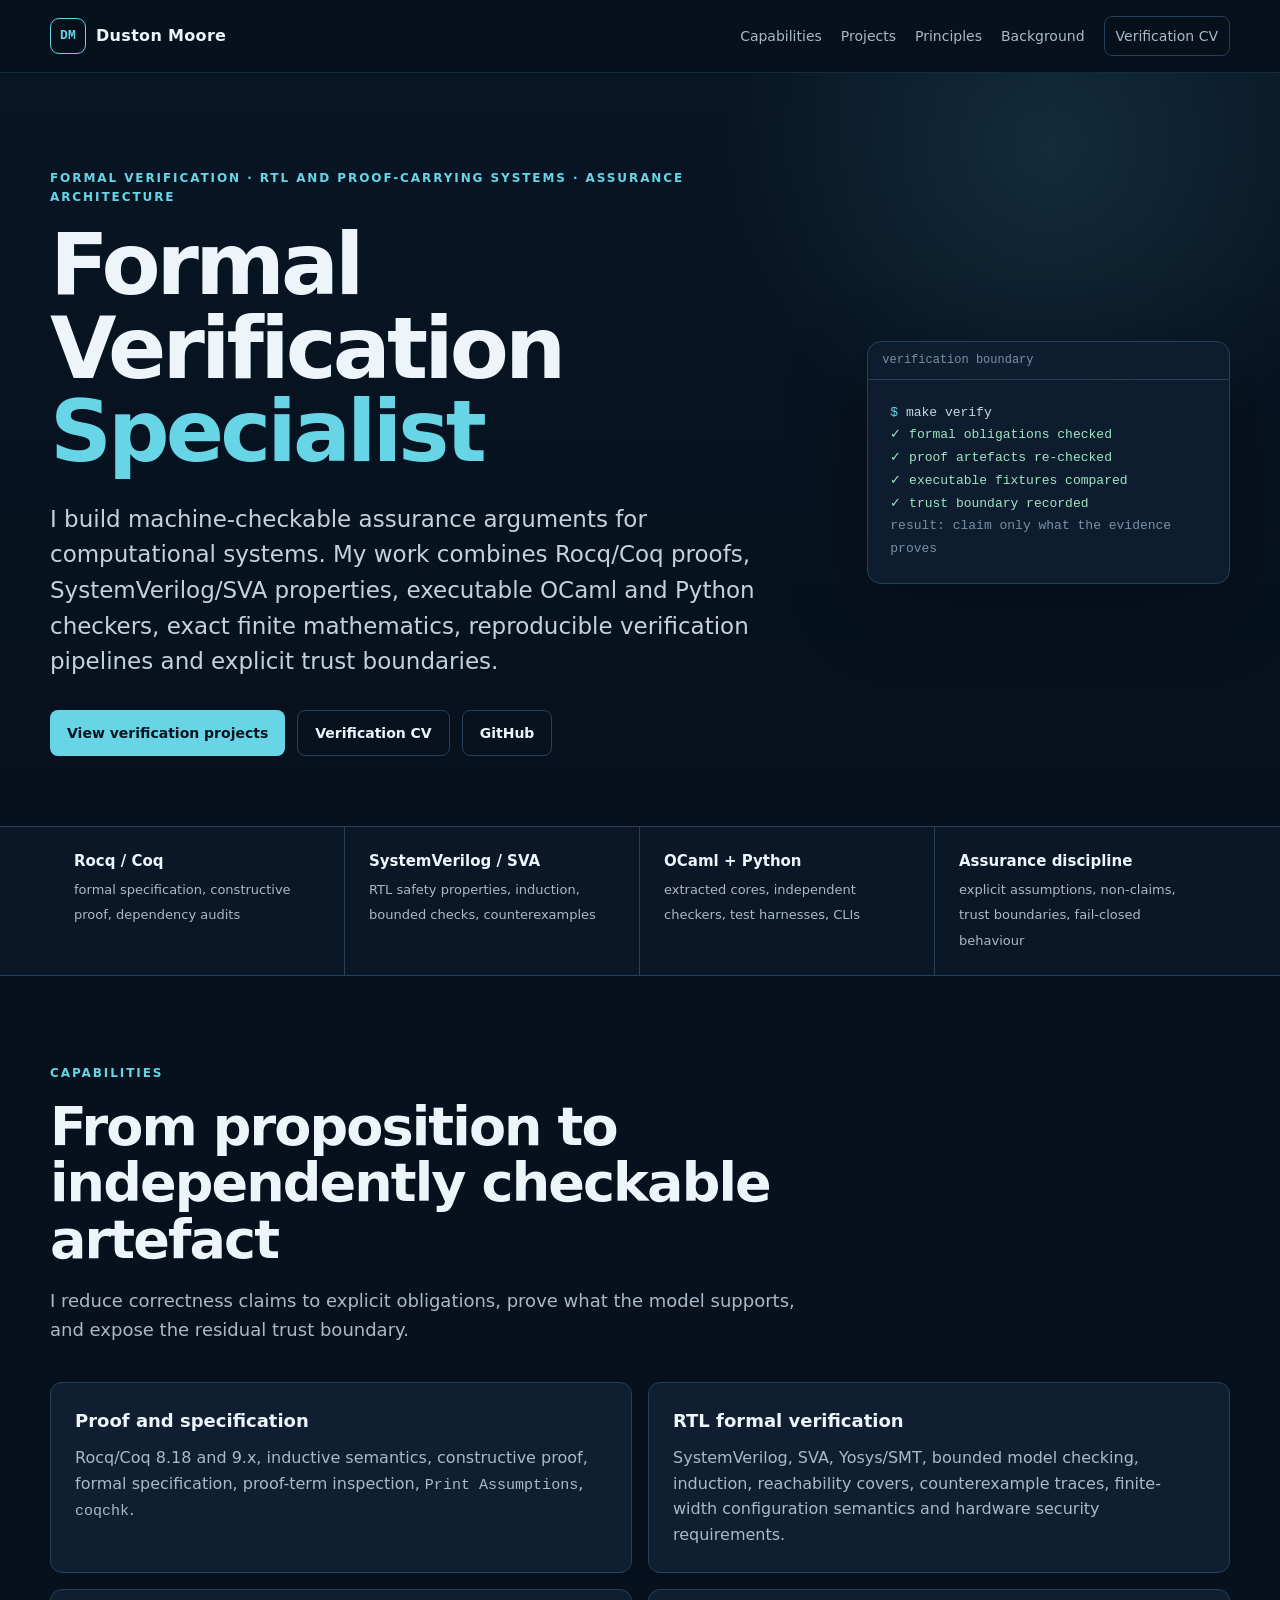
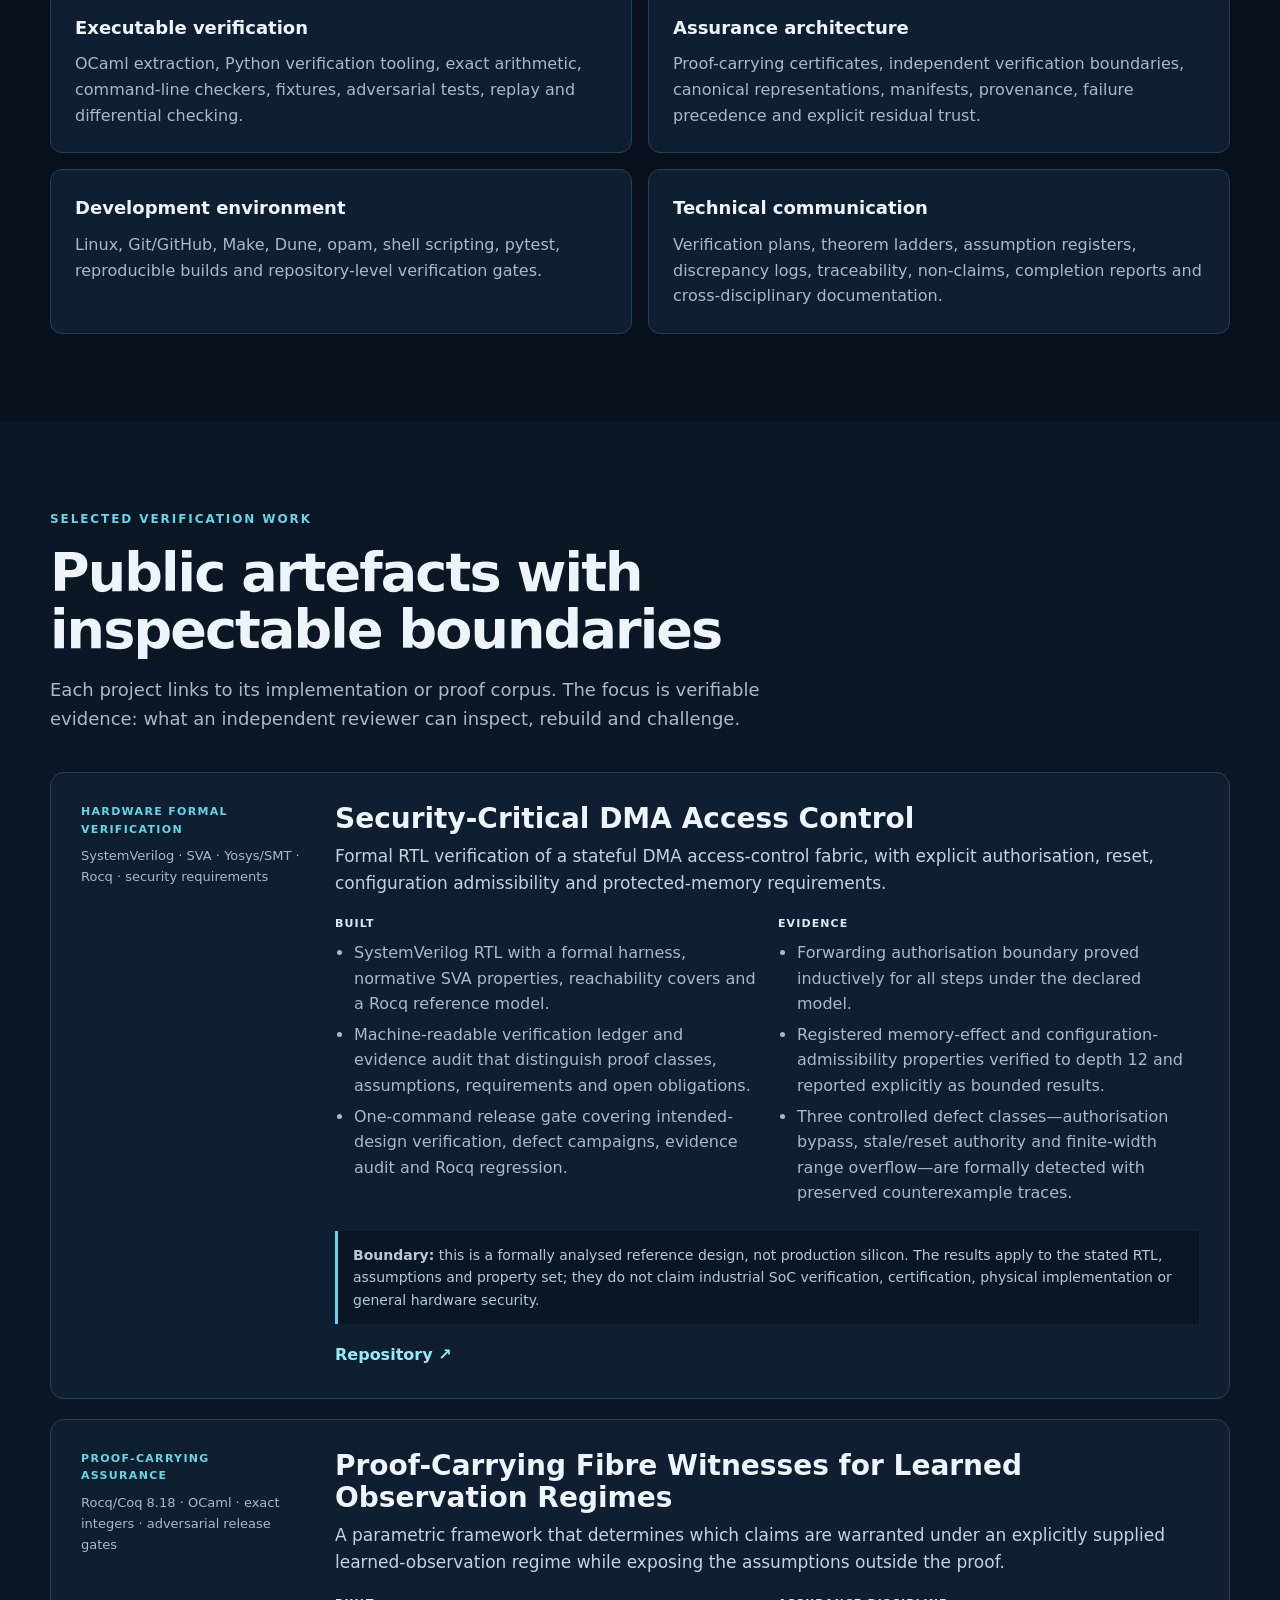
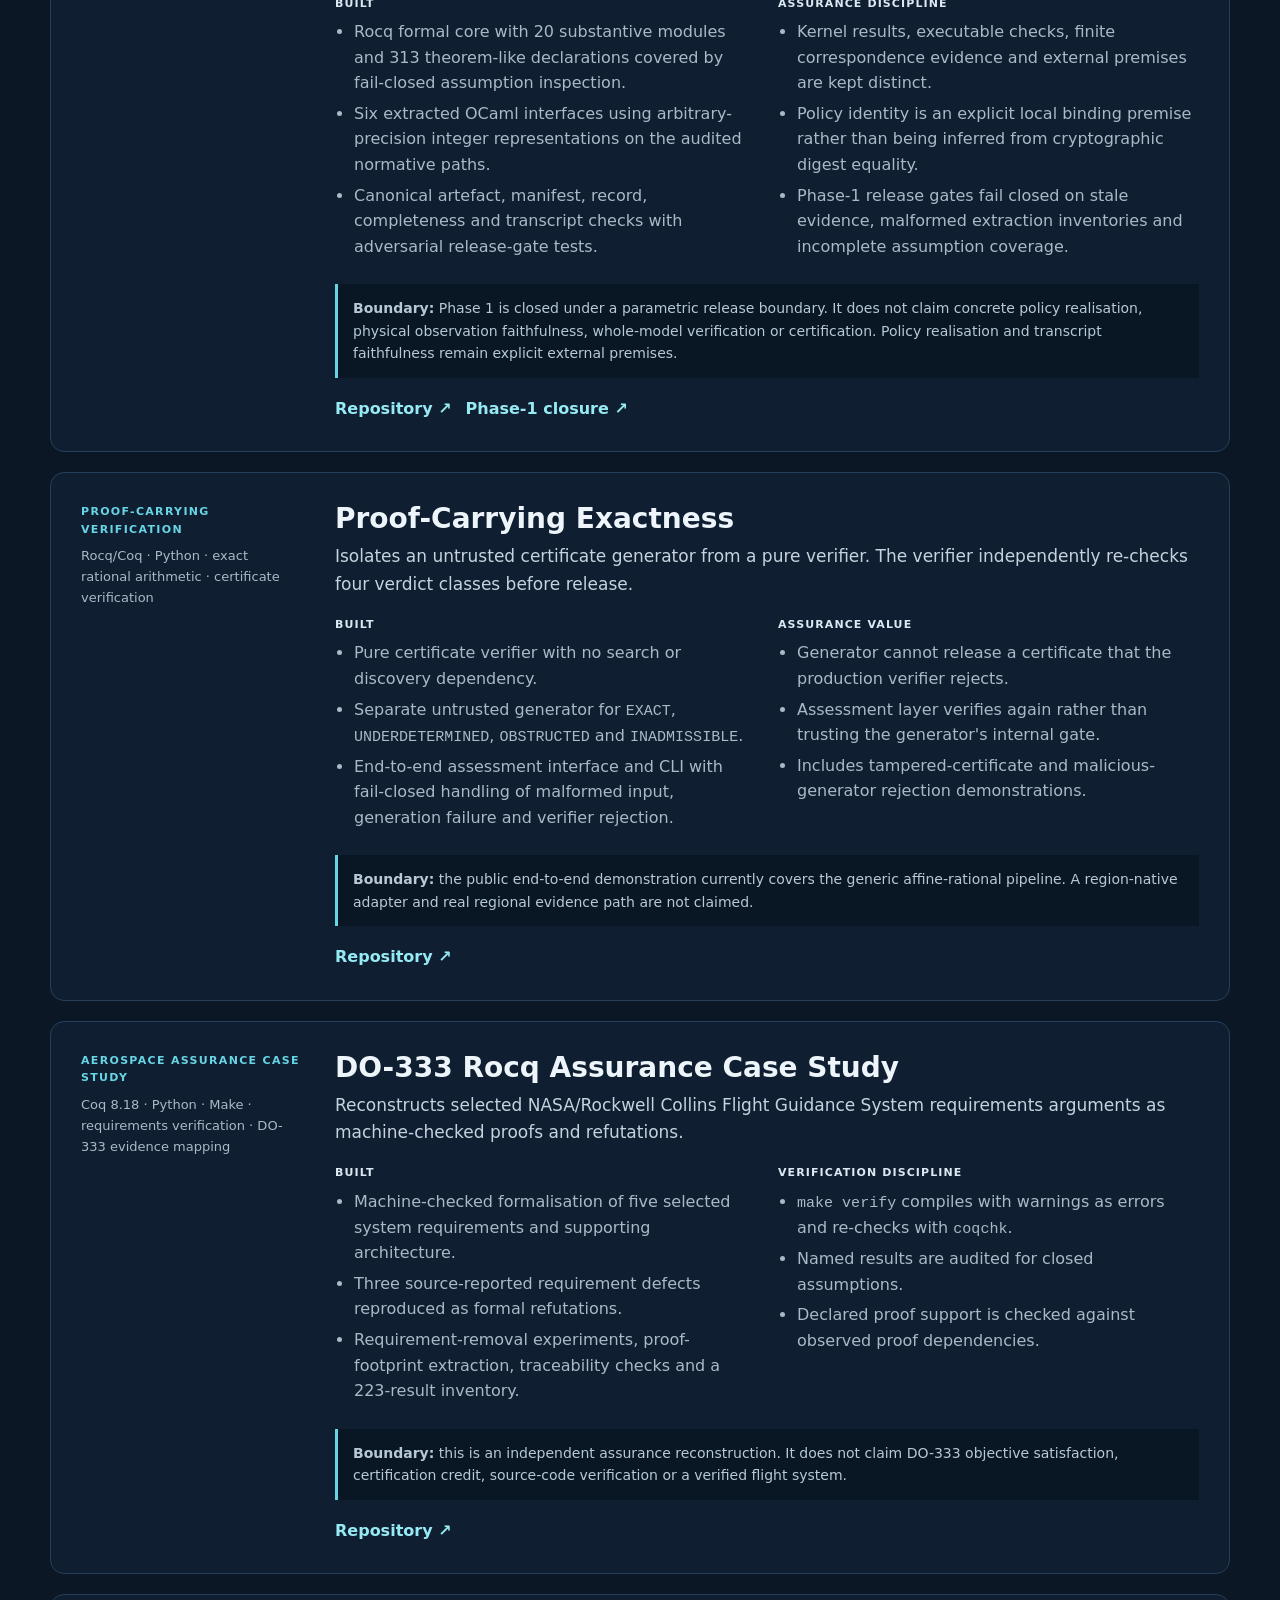
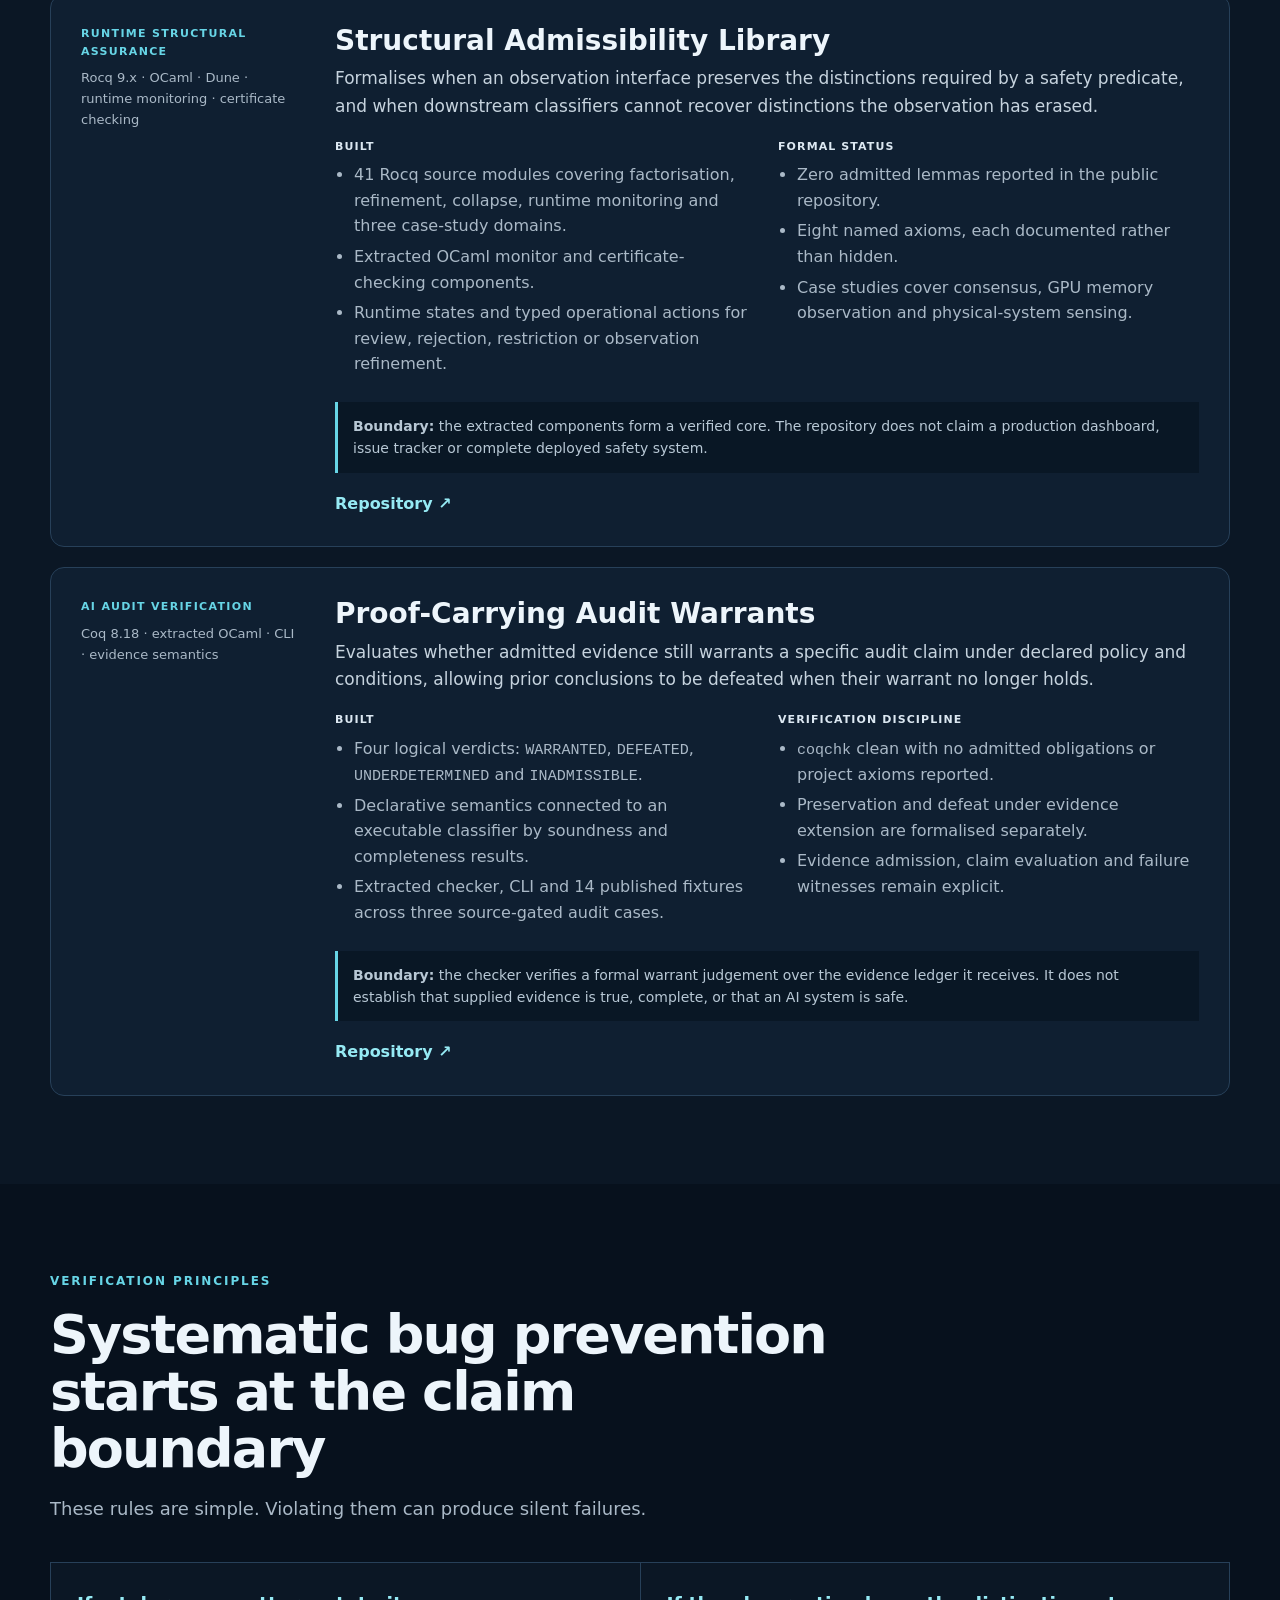
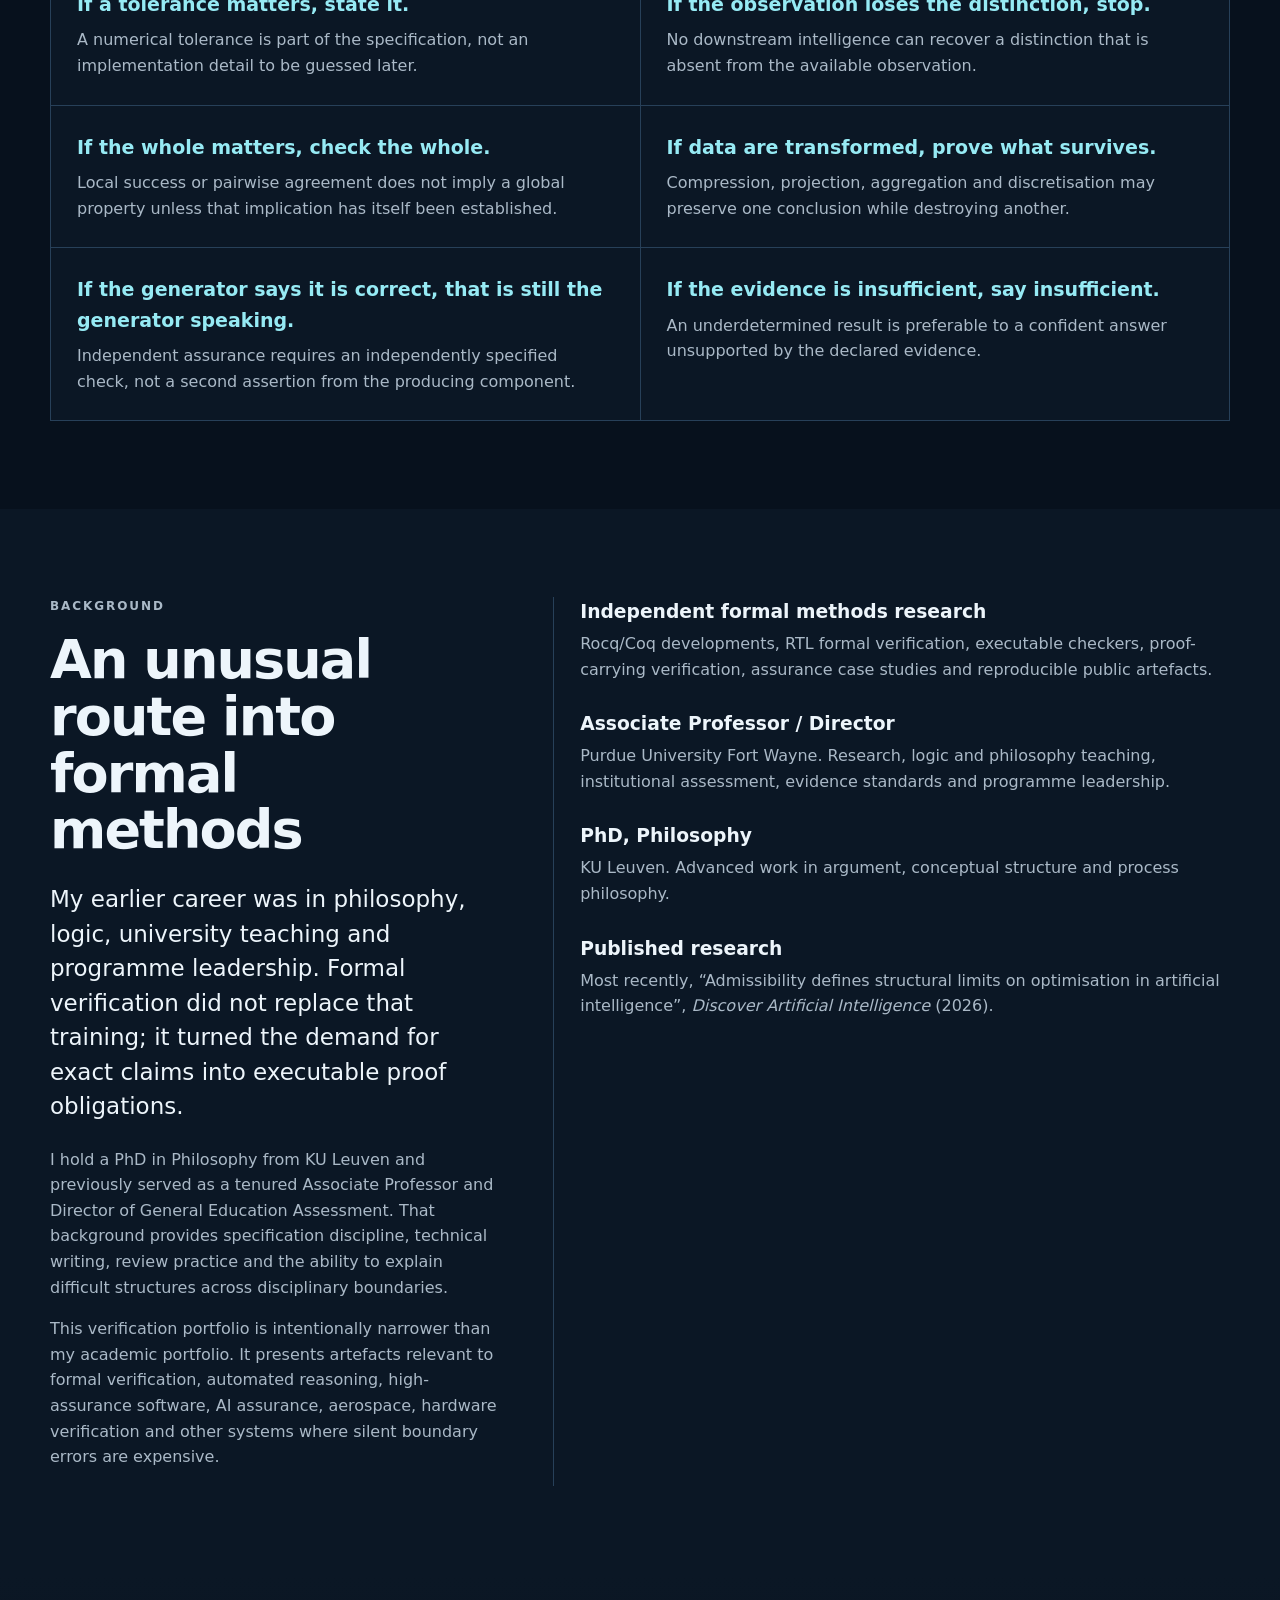
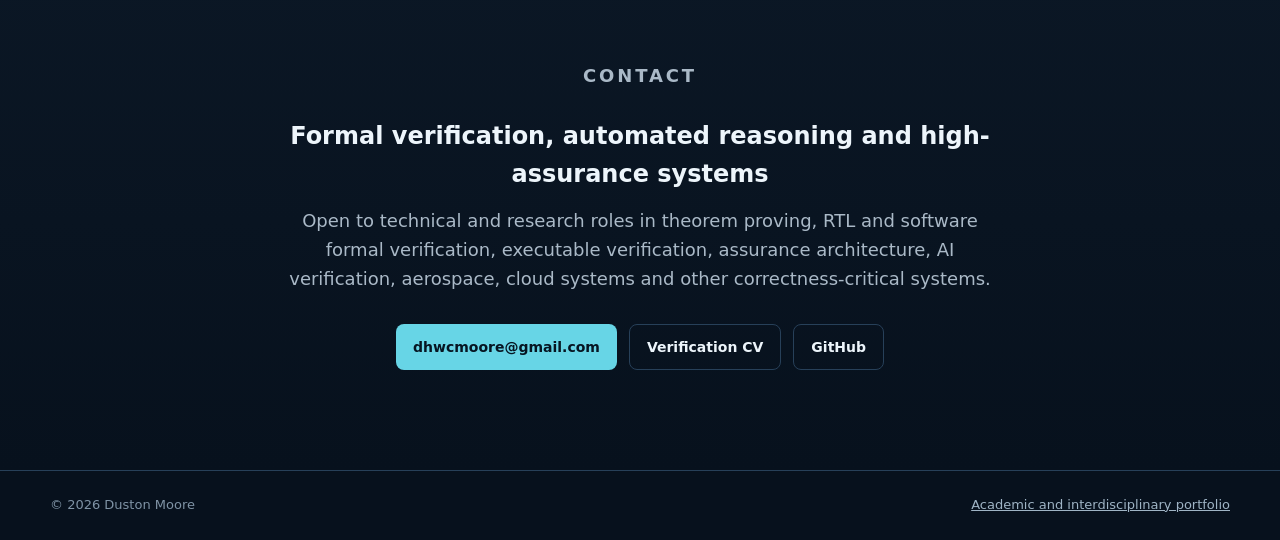
<file: verification/index.html>
<!doctype html>
<html lang="en">
<head>
  <meta charset="utf-8">
  <meta name="viewport" content="width=device-width, initial-scale=1">
  <title>Duston Moore | Formal Verification Specialist</title>
  <meta name="description" content="Formal verification portfolio of Duston Moore: Rocq/Coq, SystemVerilog/SVA, Yosys/SMT, OCaml, Python, machine-checked proof, proof-carrying systems, executable verification, and explicit assurance boundaries.">
  <meta name="theme-color" content="#07111d">
  <meta property="og:title" content="Duston Moore | Formal Verification Specialist">
  <meta property="og:description" content="RTL formal verification, machine-checked proof, proof-carrying systems, executable checkers, and high-assurance software architecture.">
  <meta property="og:type" content="website">
  <link rel="stylesheet" href="styles.css">
</head>
<body>
  <a class="skip-link" href="#main">Skip to content</a>

  <header class="site-header">
    <div class="wrap nav">
      <a class="brand" href="#top" aria-label="Duston Moore formal methods portfolio">
        <span class="brand-mark">DM</span>
        <span>Duston Moore</span>
      </a>
      <nav aria-label="Primary navigation">
        <a href="#capabilities">Capabilities</a>
        <a href="#projects">Projects</a>
        <a href="#principles">Principles</a>
        <a href="#background">Background</a>
        <a href="resume.html" class="nav-cta">Verification CV</a>
      </nav>
    </div>
  </header>

  <main id="main">
    <section class="hero" id="top">
      <div class="wrap hero-grid">
        <div>
          <p class="eyebrow">Formal verification · RTL and proof-carrying systems · assurance architecture</p>
          <h1>Formal Verification <span>Specialist</span></h1>
          <p class="lead">I build machine-checkable assurance arguments for computational systems. My work combines Rocq/Coq proofs, SystemVerilog/SVA properties, executable OCaml and Python checkers, exact finite mathematics, reproducible verification pipelines and explicit trust boundaries.</p>
          <div class="actions">
            <a class="button primary" href="#projects">View verification projects</a>
            <a class="button secondary" href="resume.html">Verification CV</a>
            <a class="button secondary" href="https://github.com/dhwcmoore">GitHub</a>
          </div>
        </div>

        <aside class="terminal-card" aria-label="Verification workflow example">
          <div class="terminal-top">verification boundary</div>
          <div class="terminal-body">
            <div><span class="prompt">$</span> make verify</div>
            <div class="ok">✓ formal obligations checked</div>
            <div class="ok">✓ proof artefacts re-checked</div>
            <div class="ok">✓ executable fixtures compared</div>
            <div class="ok">✓ trust boundary recorded</div>
            <div class="dim">result: claim only what the evidence proves</div>
          </div>
        </aside>
      </div>
    </section>

    <section class="evidence-strip" aria-label="Technical focus">
      <div class="wrap evidence-grid">
        <div><strong>Rocq / Coq</strong><span>formal specification, constructive proof, dependency audits</span></div>
        <div><strong>SystemVerilog / SVA</strong><span>RTL safety properties, induction, bounded checks, counterexamples</span></div>
        <div><strong>OCaml + Python</strong><span>extracted cores, independent checkers, test harnesses, CLIs</span></div>
        <div><strong>Assurance discipline</strong><span>explicit assumptions, non-claims, trust boundaries, fail-closed behaviour</span></div>
      </div>
    </section>

    <section class="section" id="capabilities">
      <div class="wrap">
        <div class="section-head">
          <p class="eyebrow">Capabilities</p>
          <h2>From proposition to independently checkable artefact</h2>
          <p>I reduce correctness claims to explicit obligations, prove what the model supports, and expose the residual trust boundary.</p>
        </div>
        <div class="skills-grid">
          <article class="skill-card">
            <h3>Proof and specification</h3>
            <p>Rocq/Coq 8.18 and 9.x, inductive semantics, constructive proof, formal specification, proof-term inspection, <code>Print Assumptions</code>, <code>coqchk</code>.</p>
          </article>
          <article class="skill-card">
            <h3>RTL formal verification</h3>
            <p>SystemVerilog, SVA, Yosys/SMT, bounded model checking, induction, reachability covers, counterexample traces, finite-width configuration semantics and hardware security requirements.</p>
          </article>
          <article class="skill-card">
            <h3>Executable verification</h3>
            <p>OCaml extraction, Python verification tooling, exact arithmetic, command-line checkers, fixtures, adversarial tests, replay and differential checking.</p>
          </article>
          <article class="skill-card">
            <h3>Assurance architecture</h3>
            <p>Proof-carrying certificates, independent verification boundaries, canonical representations, manifests, provenance, failure precedence and explicit residual trust.</p>
          </article>
          <article class="skill-card">
            <h3>Development environment</h3>
            <p>Linux, Git/GitHub, Make, Dune, opam, shell scripting, pytest, reproducible builds and repository-level verification gates.</p>
          </article>
          <article class="skill-card">
            <h3>Technical communication</h3>
            <p>Verification plans, theorem ladders, assumption registers, discrepancy logs, traceability, non-claims, completion reports and cross-disciplinary documentation.</p>
          </article>
        </div>
      </div>
    </section>

    <section class="section alt" id="projects">
      <div class="wrap">
        <div class="section-head">
          <p class="eyebrow">Selected verification work</p>
          <h2>Public artefacts with inspectable boundaries</h2>
          <p>Each project links to its implementation or proof corpus. The focus is verifiable evidence: what an independent reviewer can inspect, rebuild and challenge.</p>
        </div>

        <div class="project-list">
          <article class="project">
            <div class="project-meta">
              <strong>Hardware formal verification</strong>
              SystemVerilog · SVA · Yosys/SMT · Rocq · security requirements
            </div>
            <div>
              <h3>Security-Critical DMA Access Control</h3>
              <p class="problem">Formal RTL verification of a stateful DMA access-control fabric, with explicit authorisation, reset, configuration admissibility and protected-memory requirements.</p>
              <div class="project-columns">
                <div>
                  <h4>Built</h4>
                  <ul>
                    <li>SystemVerilog RTL with a formal harness, normative SVA properties, reachability covers and a Rocq reference model.</li>
                    <li>Machine-readable verification ledger and evidence audit that distinguish proof classes, assumptions, requirements and open obligations.</li>
                    <li>One-command release gate covering intended-design verification, defect campaigns, evidence audit and Rocq regression.</li>
                  </ul>
                </div>
                <div>
                  <h4>Evidence</h4>
                  <ul>
                    <li>Forwarding authorisation boundary proved inductively for all steps under the declared model.</li>
                    <li>Registered memory-effect and configuration-admissibility properties verified to depth 12 and reported explicitly as bounded results.</li>
                    <li>Three controlled defect classes—authorisation bypass, stale/reset authority and finite-width range overflow—are formally detected with preserved counterexample traces.</li>
                  </ul>
                </div>
              </div>
              <p class="boundary"><strong>Boundary:</strong> this is a formally analysed reference design, not production silicon. The results apply to the stated RTL, assumptions and property set; they do not claim industrial SoC verification, certification, physical implementation or general hardware security.</p>
              <div class="project-links">
                <a href="https://github.com/dhwcmoore/formal-dma-access-control">Repository ↗</a>
              </div>
            </div>
          </article>

          <article class="project">
            <div class="project-meta">
              <strong>Proof-carrying assurance</strong>
              Rocq/Coq 8.18 · OCaml · exact integers · adversarial release gates
            </div>
            <div>
              <h3>Proof-Carrying Fibre Witnesses for Learned Observation Regimes</h3>
              <p class="problem">A parametric framework that determines which claims are warranted under an explicitly supplied learned-observation regime while exposing the assumptions outside the proof.</p>
              <div class="project-columns">
                <div>
                  <h4>Built</h4>
                  <ul>
                    <li>Rocq formal core with 20 substantive modules and 313 theorem-like declarations covered by fail-closed assumption inspection.</li>
                    <li>Six extracted OCaml interfaces using arbitrary-precision integer representations on the audited normative paths.</li>
                    <li>Canonical artefact, manifest, record, completeness and transcript checks with adversarial release-gate tests.</li>
                  </ul>
                </div>
                <div>
                  <h4>Assurance discipline</h4>
                  <ul>
                    <li>Kernel results, executable checks, finite correspondence evidence and external premises are kept distinct.</li>
                    <li>Policy identity is an explicit local binding premise rather than being inferred from cryptographic digest equality.</li>
                    <li>Phase-1 release gates fail closed on stale evidence, malformed extraction inventories and incomplete assumption coverage.</li>
                  </ul>
                </div>
              </div>
              <p class="boundary"><strong>Boundary:</strong> Phase 1 is closed under a parametric release boundary. It does not claim concrete policy realisation, physical observation faithfulness, whole-model verification or certification. Policy realisation and transcript faithfulness remain explicit external premises.</p>
              <div class="project-links">
                <a href="https://github.com/dhwcmoore/proof-carrying-fibre-witnesses">Repository ↗</a>
                <a href="https://github.com/dhwcmoore/proof-carrying-fibre-witnesses/tree/phase1-closed">Phase-1 closure ↗</a>
              </div>
            </div>
          </article>

          <article class="project">
            <div class="project-meta">
              <strong>Proof-carrying verification</strong>
              Rocq/Coq · Python · exact rational arithmetic · certificate verification
            </div>
            <div>
              <h3>Proof-Carrying Exactness</h3>
              <p class="problem">Isolates an untrusted certificate generator from a pure verifier. The verifier independently re-checks four verdict classes before release.</p>
              <div class="project-columns">
                <div>
                  <h4>Built</h4>
                  <ul>
                    <li>Pure certificate verifier with no search or discovery dependency.</li>
                    <li>Separate untrusted generator for <code>EXACT</code>, <code>UNDERDETERMINED</code>, <code>OBSTRUCTED</code> and <code>INADMISSIBLE</code>.</li>
                    <li>End-to-end assessment interface and CLI with fail-closed handling of malformed input, generation failure and verifier rejection.</li>
                  </ul>
                </div>
                <div>
                  <h4>Assurance value</h4>
                  <ul>
                    <li>Generator cannot release a certificate that the production verifier rejects.</li>
                    <li>Assessment layer verifies again rather than trusting the generator's internal gate.</li>
                    <li>Includes tampered-certificate and malicious-generator rejection demonstrations.</li>
                  </ul>
                </div>
              </div>
              <p class="boundary"><strong>Boundary:</strong> the public end-to-end demonstration currently covers the generic affine-rational pipeline. A region-native adapter and real regional evidence path are not claimed.</p>
              <div class="project-links">
                <a href="https://github.com/dhwcmoore/proof-carrying-exactness">Repository ↗</a>
              </div>
            </div>
          </article>

          <article class="project">
            <div class="project-meta">
              <strong>Aerospace assurance case study</strong>
              Coq 8.18 · Python · Make · requirements verification · DO-333 evidence mapping
            </div>
            <div>
              <h3>DO-333 Rocq Assurance Case Study</h3>
              <p class="problem">Reconstructs selected NASA/Rockwell Collins Flight Guidance System requirements arguments as machine-checked proofs and refutations.</p>
              <div class="project-columns">
                <div>
                  <h4>Built</h4>
                  <ul>
                    <li>Machine-checked formalisation of five selected system requirements and supporting architecture.</li>
                    <li>Three source-reported requirement defects reproduced as formal refutations.</li>
                    <li>Requirement-removal experiments, proof-footprint extraction, traceability checks and a 223-result inventory.</li>
                  </ul>
                </div>
                <div>
                  <h4>Verification discipline</h4>
                  <ul>
                    <li><code>make verify</code> compiles with warnings as errors and re-checks with <code>coqchk</code>.</li>
                    <li>Named results are audited for closed assumptions.</li>
                    <li>Declared proof support is checked against observed proof dependencies.</li>
                  </ul>
                </div>
              </div>
              <p class="boundary"><strong>Boundary:</strong> this is an independent assurance reconstruction. It does not claim DO-333 objective satisfaction, certification credit, source-code verification or a verified flight system.</p>
              <div class="project-links">
                <a href="https://github.com/dhwcmoore/do333-rocq-assurance-case-study">Repository ↗</a>
              </div>
            </div>
          </article>

          <article class="project">
            <div class="project-meta">
              <strong>Runtime structural assurance</strong>
              Rocq 9.x · OCaml · Dune · runtime monitoring · certificate checking
            </div>
            <div>
              <h3>Structural Admissibility Library</h3>
              <p class="problem">Formalises when an observation interface preserves the distinctions required by a safety predicate, and when downstream classifiers cannot recover distinctions the observation has erased.</p>
              <div class="project-columns">
                <div>
                  <h4>Built</h4>
                  <ul>
                    <li>41 Rocq source modules covering factorisation, refinement, collapse, runtime monitoring and three case-study domains.</li>
                    <li>Extracted OCaml monitor and certificate-checking components.</li>
                    <li>Runtime states and typed operational actions for review, rejection, restriction or observation refinement.</li>
                  </ul>
                </div>
                <div>
                  <h4>Formal status</h4>
                  <ul>
                    <li>Zero admitted lemmas reported in the public repository.</li>
                    <li>Eight named axioms, each documented rather than hidden.</li>
                    <li>Case studies cover consensus, GPU memory observation and physical-system sensing.</li>
                  </ul>
                </div>
              </div>
              <p class="boundary"><strong>Boundary:</strong> the extracted components form a verified core. The repository does not claim a production dashboard, issue tracker or complete deployed safety system.</p>
              <div class="project-links">
                <a href="https://github.com/dhwcmoore/structural-admissibility">Repository ↗</a>
              </div>
            </div>
          </article>

          <article class="project">
            <div class="project-meta">
              <strong>AI audit verification</strong>
              Coq 8.18 · extracted OCaml · CLI · evidence semantics
            </div>
            <div>
              <h3>Proof-Carrying Audit Warrants</h3>
              <p class="problem">Evaluates whether admitted evidence still warrants a specific audit claim under declared policy and conditions, allowing prior conclusions to be defeated when their warrant no longer holds.</p>
              <div class="project-columns">
                <div>
                  <h4>Built</h4>
                  <ul>
                    <li>Four logical verdicts: <code>WARRANTED</code>, <code>DEFEATED</code>, <code>UNDERDETERMINED</code> and <code>INADMISSIBLE</code>.</li>
                    <li>Declarative semantics connected to an executable classifier by soundness and completeness results.</li>
                    <li>Extracted checker, CLI and 14 published fixtures across three source-gated audit cases.</li>
                  </ul>
                </div>
                <div>
                  <h4>Verification discipline</h4>
                  <ul>
                    <li><code>coqchk</code> clean with no admitted obligations or project axioms reported.</li>
                    <li>Preservation and defeat under evidence extension are formalised separately.</li>
                    <li>Evidence admission, claim evaluation and failure witnesses remain explicit.</li>
                  </ul>
                </div>
              </div>
              <p class="boundary"><strong>Boundary:</strong> the checker verifies a formal warrant judgement over the evidence ledger it receives. It does not establish that supplied evidence is true, complete, or that an AI system is safe.</p>
              <div class="project-links">
                <a href="https://github.com/dhwcmoore/proof-carrying-audit-warrants">Repository ↗</a>
              </div>
            </div>
          </article>
        </div>
      </div>
    </section>

    <section class="section" id="principles">
      <div class="wrap">
        <div class="section-head">
          <p class="eyebrow">Verification principles</p>
          <h2>Systematic bug prevention starts at the claim boundary</h2>
          <p>These rules are simple. Violating them can produce silent failures.</p>
        </div>
        <div class="principles">
          <div class="principle"><strong>If a tolerance matters, state it.</strong><span>A numerical tolerance is part of the specification, not an implementation detail to be guessed later.</span></div>
          <div class="principle"><strong>If the observation loses the distinction, stop.</strong><span>No downstream intelligence can recover a distinction that is absent from the available observation.</span></div>
          <div class="principle"><strong>If the whole matters, check the whole.</strong><span>Local success or pairwise agreement does not imply a global property unless that implication has itself been established.</span></div>
          <div class="principle"><strong>If data are transformed, prove what survives.</strong><span>Compression, projection, aggregation and discretisation may preserve one conclusion while destroying another.</span></div>
          <div class="principle"><strong>If the generator says it is correct, that is still the generator speaking.</strong><span>Independent assurance requires an independently specified check, not a second assertion from the producing component.</span></div>
          <div class="principle"><strong>If the evidence is insufficient, say insufficient.</strong><span>An underdetermined result is preferable to a confident answer unsupported by the declared evidence.</span></div>
        </div>
      </div>
    </section>

    <section class="section alt" id="background">
      <div class="wrap background-grid">
        <div>
          <p class="eyebrow">Background</p>
          <h2>An unusual route into formal methods</h2>
          <p class="statement">My earlier career was in philosophy, logic, university teaching and programme leadership. Formal verification did not replace that training; it turned the demand for exact claims into executable proof obligations.</p>
          <p>I hold a PhD in Philosophy from KU Leuven and previously served as a tenured Associate Professor and Director of General Education Assessment. That background provides specification discipline, technical writing, review practice and the ability to explain difficult structures across disciplinary boundaries.</p>
          <p>This verification portfolio is intentionally narrower than my academic portfolio. It presents artefacts relevant to formal verification, automated reasoning, high-assurance software, AI assurance, aerospace, hardware verification and other systems where silent boundary errors are expensive.</p>
        </div>
        <div class="timeline">
          <div class="timeline-item">
            <h3>Independent formal methods research</h3>
            <p>Rocq/Coq developments, RTL formal verification, executable checkers, proof-carrying verification, assurance case studies and reproducible public artefacts.</p>
          </div>
          <div class="timeline-item">
            <h3>Associate Professor / Director</h3>
            <p>Purdue University Fort Wayne. Research, logic and philosophy teaching, institutional assessment, evidence standards and programme leadership.</p>
          </div>
          <div class="timeline-item">
            <h3>PhD, Philosophy</h3>
            <p>KU Leuven. Advanced work in argument, conceptual structure and process philosophy.</p>
          </div>
          <div class="timeline-item">
            <h3>Published research</h3>
            <p>Most recently, “Admissibility defines structural limits on optimisation in artificial intelligence”, <em>Discover Artificial Intelligence</em> (2026).</p>
          </div>
        </div>
      </div>
    </section>

    <section class="contact" id="contact">
      <div class="wrap">
        <p class="eyebrow">Contact</p>
        <h2>Formal verification, automated reasoning and high-assurance systems</h2>
        <p>Open to technical and research roles in theorem proving, RTL and software formal verification, executable verification, assurance architecture, AI verification, aerospace, cloud systems and other correctness-critical systems.</p>
        <div class="actions" style="justify-content:center">
          <a class="button primary" href="mailto:dhwcmoore@gmail.com">dhwcmoore@gmail.com</a>
          <a class="button secondary" href="resume.html">Verification CV</a>
          <a class="button secondary" href="https://github.com/dhwcmoore">GitHub</a>
        </div>
      </div>
    </section>
  </main>

  <footer class="footer">
    <div class="wrap footer-inner">
      <span>© 2026 Duston Moore</span>
      <span><a href="../index.html">Academic and interdisciplinary portfolio</a></span>
    </div>
  </footer>
</body>
</html>
</file>
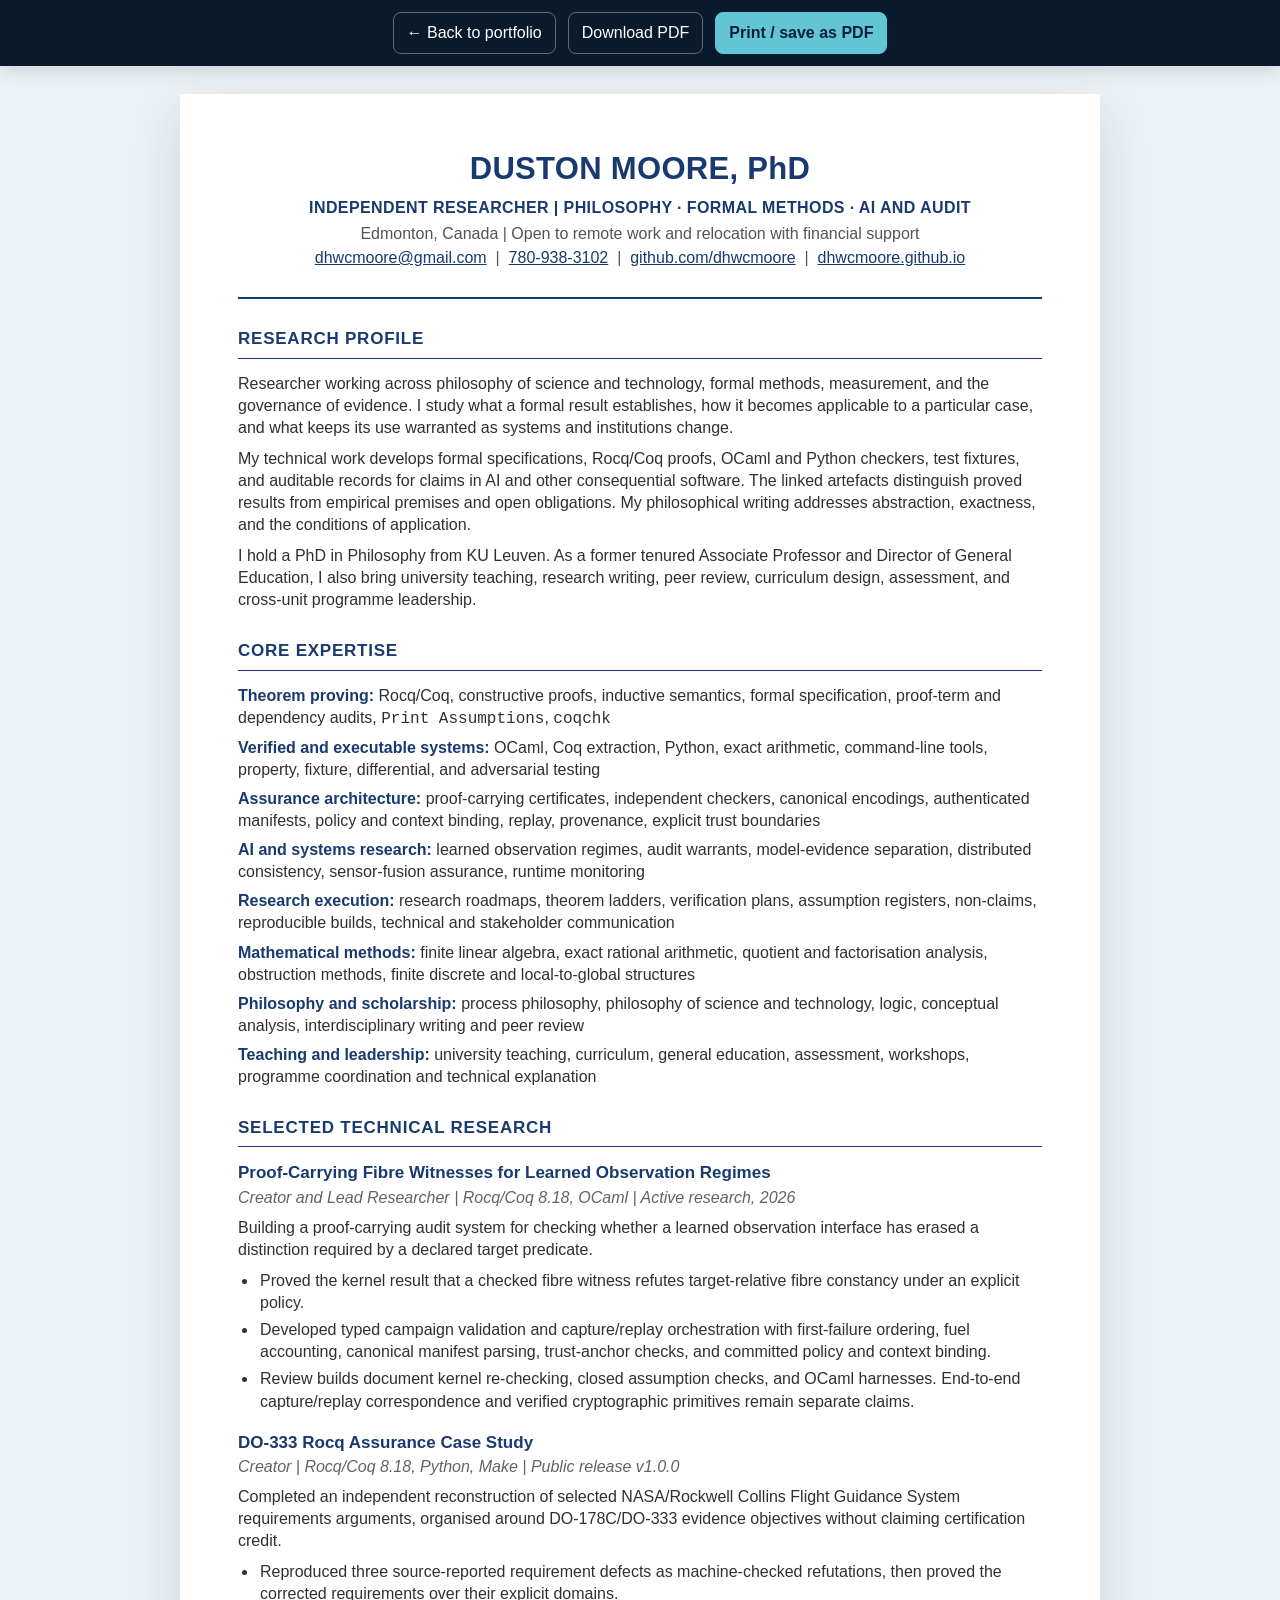
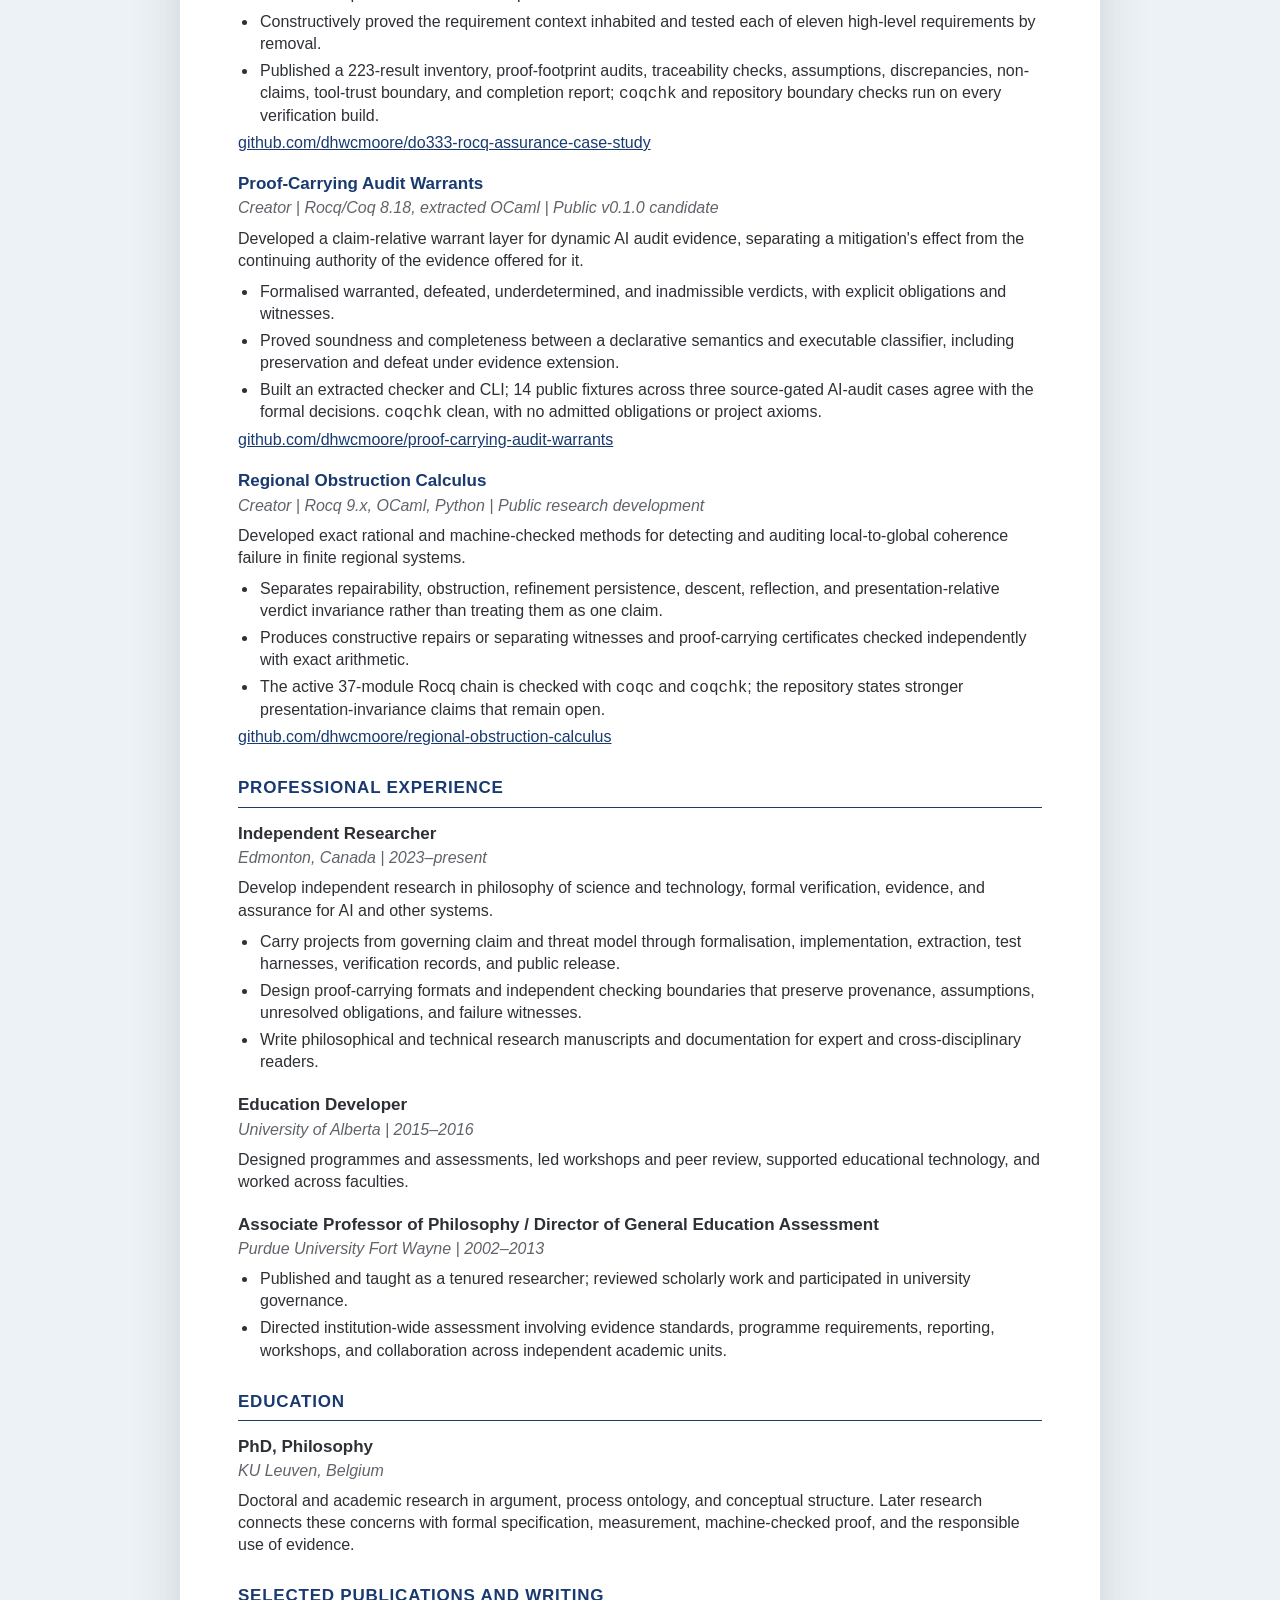
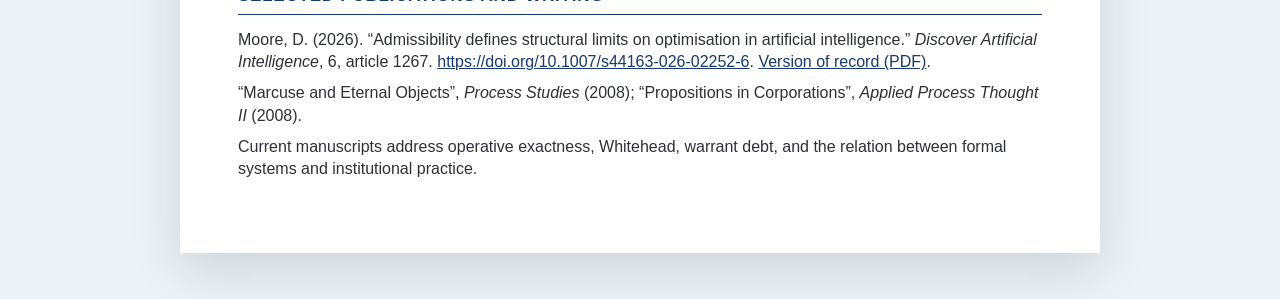
<file: cv.html>
<!doctype html>
<html lang="en">
<head>
  <meta charset="utf-8">
  <meta name="viewport" content="width=device-width, initial-scale=1">
  <title>Duston Moore, PhD | Research CV</title>
  <meta name="description" content="CV of Duston Moore: philosophy, formal methods, AI and audit, university teaching, and research on evidence and exactness.">
  <style>
    :root{--navy:#173a70;--ink:#2d3035;--muted:#60646a;--line:#173a70;--paper:#fff;--bg:#edf2f6}
    *{box-sizing:border-box}
    body{margin:0;background:var(--bg);color:var(--ink);font:16px/1.38 Arial,Helvetica,sans-serif}
    a{color:#173a70}
    .toolbar{position:sticky;top:0;z-index:5;background:#081a2c;color:#fff;padding:12px 20px;display:flex;justify-content:center;gap:12px;box-shadow:0 4px 18px rgba(0,0,0,.14)}
    .toolbar a,.toolbar button{border:1px solid rgba(255,255,255,.35);border-radius:8px;background:transparent;color:#fff;text-decoration:none;padding:9px 13px;font:inherit;cursor:pointer}
    .toolbar .primary{background:#62c5d6;color:#082039;border-color:#62c5d6;font-weight:700}
    main{width:min(920px,calc(100% - 30px));margin:28px auto 50px;background:var(--paper);padding:54px 58px 64px;box-shadow:0 16px 48px rgba(8,26,44,.14)}
    header{text-align:center;border-bottom:2px solid var(--line);padding-bottom:28px;margin-bottom:26px}
    h1{margin:0;color:#193a70;font-size:31px;letter-spacing:.01em}
    .role{margin:6px 0 3px;color:#193a70;font-weight:700;letter-spacing:.025em;text-transform:uppercase}
    .location{margin:4px 0 2px;color:#50555b}
    .contact{margin:0;color:#50555b}
    section{margin-top:28px}
    h2{font-size:17px;letter-spacing:.045em;color:#193a70;margin:0 0 14px;border-bottom:1.5px solid var(--line);padding-bottom:7px;text-transform:uppercase}
    p{margin:0 0 9px}
    .skills p{margin:0 0 7px}
    .skills strong,.project h3{color:#193a70}
    .project{margin:0 0 18px}
    .project h3,.job h3{font-size:17px;margin:0 0 2px}
    .meta{font-style:italic;color:var(--muted);margin-bottom:8px}
    ul{margin:5px 0 0 20px;padding:0}
    li{margin:0 0 5px;padding-left:2px}
    .job{margin-bottom:20px}
    .edu-title{font-weight:700;font-size:17px;margin-bottom:1px}
    .public-work p{margin-bottom:5px}
    .question{font-style:normal}
    @media(max-width:700px){main{padding:34px 25px}h1{font-size:27px}.toolbar{justify-content:flex-start;overflow:auto}}
    @media print{
      @page{size:Letter;margin:.36in .50in}
      body{background:#fff;font-size:9.5pt;line-height:1.21}
      .toolbar{display:none}
      main{width:auto;margin:0;padding:0;box-shadow:none}
      header{padding-bottom:9px;margin-bottom:9px}
      h1{font-size:20pt}
      .role{font-size:9.8pt}
      section{margin-top:10px}
      h2{font-size:10.9pt;margin-bottom:5px;padding-bottom:3px;break-after:avoid}
      .project,.job{margin-bottom:6px;break-inside:auto}
      .project h3,.job h3,.edu-title{font-size:10.9pt;break-after:avoid}
      .meta{break-after:avoid}
      .project + .project{margin-top:4px}
      .job + .job{display:block;clear:both;margin-top:0;padding-top:5px}
      p{margin-bottom:3px}
      ul{margin-top:2px}
      li{margin-bottom:0}
      a{color:inherit;text-decoration:none}
    }
  </style>
</head>
<body>
  <div class="toolbar" aria-label="CV controls">
    <a href="index.html">← Back to portfolio</a>
    <a href="Duston_Moore_Formal_Methods_CV.pdf" download>Download PDF</a>
    <button class="primary" type="button" onclick="window.print()">Print / save as PDF</button>
  </div>
  <main>
    <header>
      <h1>DUSTON MOORE, PhD</h1>
      <p class="role">Independent Researcher | Philosophy · Formal Methods · AI and Audit</p>
      <p class="location">Edmonton, Canada | Open to remote work and relocation with financial support</p>
      <p class="contact"><a href="mailto:dhwcmoore@gmail.com">dhwcmoore@gmail.com</a> &nbsp;|&nbsp; <a href="tel:+17809383102">780-938-3102</a> &nbsp;|&nbsp; <a href="https://github.com/dhwcmoore">github.com/dhwcmoore</a> &nbsp;|&nbsp; <a href="https://dhwcmoore.github.io/">dhwcmoore.github.io</a></p>
    </header>

    <section>
      <h2>Research Profile</h2>
      <p>Researcher working across philosophy of science and technology, formal methods, measurement, and the governance of evidence. I study what a formal result establishes, how it becomes applicable to a particular case, and what keeps its use warranted as systems and institutions change.</p>
      <p>My technical work develops formal specifications, Rocq/Coq proofs, OCaml and Python checkers, test fixtures, and auditable records for claims in AI and other consequential software. The linked artefacts distinguish proved results from empirical premises and open obligations. My philosophical writing addresses abstraction, exactness, and the conditions of application.</p>
      <p>I hold a PhD in Philosophy from KU Leuven. As a former tenured Associate Professor and Director of General Education, I also bring university teaching, research writing, peer review, curriculum design, assessment, and cross-unit programme leadership.</p>
    </section>

    <section class="skills">
      <h2>Core Expertise</h2>
      <p><strong>Theorem proving:</strong> Rocq/Coq, constructive proofs, inductive semantics, formal specification, proof-term and dependency audits, <code>Print Assumptions</code>, <code>coqchk</code></p>
      <p><strong>Verified and executable systems:</strong> OCaml, Coq extraction, Python, exact arithmetic, command-line tools, property, fixture, differential, and adversarial testing</p>
      <p><strong>Assurance architecture:</strong> proof-carrying certificates, independent checkers, canonical encodings, authenticated manifests, policy and context binding, replay, provenance, explicit trust boundaries</p>
      <p><strong>AI and systems research:</strong> learned observation regimes, audit warrants, model-evidence separation, distributed consistency, sensor-fusion assurance, runtime monitoring</p>
      <p><strong>Research execution:</strong> research roadmaps, theorem ladders, verification plans, assumption registers, non-claims, reproducible builds, technical and stakeholder communication</p>
      <p><strong>Mathematical methods:</strong> finite linear algebra, exact rational arithmetic, quotient and factorisation analysis, obstruction methods, finite discrete and local-to-global structures</p>
      <p><strong>Philosophy and scholarship:</strong> process philosophy, philosophy of science and technology, logic, conceptual analysis, interdisciplinary writing and peer review</p>
      <p><strong>Teaching and leadership:</strong> university teaching, curriculum, general education, assessment, workshops, programme coordination and technical explanation</p>
    </section>

    <section>
      <h2>Selected Technical Research</h2>
      <div class="project">
        <h3>Proof-Carrying Fibre Witnesses for Learned Observation Regimes</h3>
        <p class="meta">Creator and Lead Researcher | Rocq/Coq 8.18, OCaml | Active research, 2026</p>
        <p>Building a proof-carrying audit system for checking whether a learned observation interface has erased a distinction required by a declared target predicate.</p>
        <ul>
          <li>Proved the kernel result that a checked fibre witness refutes target-relative fibre constancy under an explicit policy.</li>
          <li>Developed typed campaign validation and capture/replay orchestration with first-failure ordering, fuel accounting, canonical manifest parsing, trust-anchor checks, and committed policy and context binding.</li>
          <li>Review builds document kernel re-checking, closed assumption checks, and OCaml harnesses. End-to-end capture/replay correspondence and verified cryptographic primitives remain separate claims.</li>
        </ul>
      </div>

      <div class="project">
        <h3>DO-333 Rocq Assurance Case Study</h3>
        <p class="meta">Creator | Rocq/Coq 8.18, Python, Make | Public release v1.0.0</p>
        <p>Completed an independent reconstruction of selected NASA/Rockwell Collins Flight Guidance System requirements arguments, organised around DO-178C/DO-333 evidence objectives without claiming certification credit.</p>
        <ul>
          <li>Reproduced three source-reported requirement defects as machine-checked refutations, then proved the corrected requirements over their explicit domains.</li>
          <li>Constructively proved the requirement context inhabited and tested each of eleven high-level requirements by removal.</li>
          <li>Published a 223-result inventory, proof-footprint audits, traceability checks, assumptions, discrepancies, non-claims, tool-trust boundary, and completion report; <code>coqchk</code> and repository boundary checks run on every verification build.</li>
        </ul>
        <p><a href="https://github.com/dhwcmoore/do333-rocq-assurance-case-study">github.com/dhwcmoore/do333-rocq-assurance-case-study</a></p>
      </div>

      <div class="project">
        <h3>Proof-Carrying Audit Warrants</h3>
        <p class="meta">Creator | Rocq/Coq 8.18, extracted OCaml | Public v0.1.0 candidate</p>
        <p>Developed a claim-relative warrant layer for dynamic AI audit evidence, separating a mitigation's effect from the continuing authority of the evidence offered for it.</p>
        <ul>
          <li>Formalised warranted, defeated, underdetermined, and inadmissible verdicts, with explicit obligations and witnesses.</li>
          <li>Proved soundness and completeness between a declarative semantics and executable classifier, including preservation and defeat under evidence extension.</li>
          <li>Built an extracted checker and CLI; 14 public fixtures across three source-gated AI-audit cases agree with the formal decisions. <code>coqchk</code> clean, with no admitted obligations or project axioms.</li>
        </ul>
        <p><a href="https://github.com/dhwcmoore/proof-carrying-audit-warrants">github.com/dhwcmoore/proof-carrying-audit-warrants</a></p>
      </div>

      <div class="project">
        <h3>Regional Obstruction Calculus</h3>
        <p class="meta">Creator | Rocq 9.x, OCaml, Python | Public research development</p>
        <p>Developed exact rational and machine-checked methods for detecting and auditing local-to-global coherence failure in finite regional systems.</p>
        <ul>
          <li>Separates repairability, obstruction, refinement persistence, descent, reflection, and presentation-relative verdict invariance rather than treating them as one claim.</li>
          <li>Produces constructive repairs or separating witnesses and proof-carrying certificates checked independently with exact arithmetic.</li>
          <li>The active 37-module Rocq chain is checked with <code>coqc</code> and <code>coqchk</code>; the repository states stronger presentation-invariance claims that remain open.</li>
        </ul>
        <p><a href="https://github.com/dhwcmoore/regional-obstruction-calculus">github.com/dhwcmoore/regional-obstruction-calculus</a></p>
      </div>

    </section>

    <section>
      <h2>Professional Experience</h2>
      <div class="job">
        <h3>Independent Researcher</h3>
        <p class="meta">Edmonton, Canada | 2023–present</p>
        <p>Develop independent research in philosophy of science and technology, formal verification, evidence, and assurance for AI and other systems.</p>
        <ul>
          <li>Carry projects from governing claim and threat model through formalisation, implementation, extraction, test harnesses, verification records, and public release.</li>
          <li>Design proof-carrying formats and independent checking boundaries that preserve provenance, assumptions, unresolved obligations, and failure witnesses.</li>
          <li>Write philosophical and technical research manuscripts and documentation for expert and cross-disciplinary readers.</li>
        </ul>
      </div>
      <div class="job">
        <h3>Education Developer</h3>
        <p class="meta">University of Alberta | 2015–2016</p>
        <p>Designed programmes and assessments, led workshops and peer review, supported educational technology, and worked across faculties.</p>
      </div>
      <div class="job">
        <h3>Associate Professor of Philosophy / Director of General Education Assessment</h3>
        <p class="meta">Purdue University Fort Wayne | 2002–2013</p>
        <ul>
          <li>Published and taught as a tenured researcher; reviewed scholarly work and participated in university governance.</li>
          <li>Directed institution-wide assessment involving evidence standards, programme requirements, reporting, workshops, and collaboration across independent academic units.</li>
        </ul>
      </div>
    </section>

    <section>
      <h2>Education</h2>
      <p class="edu-title">PhD, Philosophy</p>
      <p class="meta">KU Leuven, Belgium</p>
      <p>Doctoral and academic research in argument, process ontology, and conceptual structure. Later research connects these concerns with formal specification, measurement, machine-checked proof, and the responsible use of evidence.</p>
    </section>

    <section>
      <h2>Selected Publications and Writing</h2>
      <p>Moore, D. (2026). “Admissibility defines structural limits on optimisation in artificial intelligence.” <em>Discover Artificial Intelligence</em>, 6, article 1267. <a href="https://doi.org/10.1007/s44163-026-02252-6">https://doi.org/10.1007/s44163-026-02252-6</a>. <a href="Admissibility_Defines_Structural_Limits_Published.pdf">Version of record (PDF)</a>.</p>
      <p>“Marcuse and Eternal Objects”, <em>Process Studies</em> (2008); “Propositions in Corporations”, <em>Applied Process Thought II</em> (2008).</p>
      <p>Current manuscripts address operative exactness, Whitehead, warrant debt, and the relation between formal systems and institutional practice.</p>
    </section>
  </main>
</body>
</html>
</file>
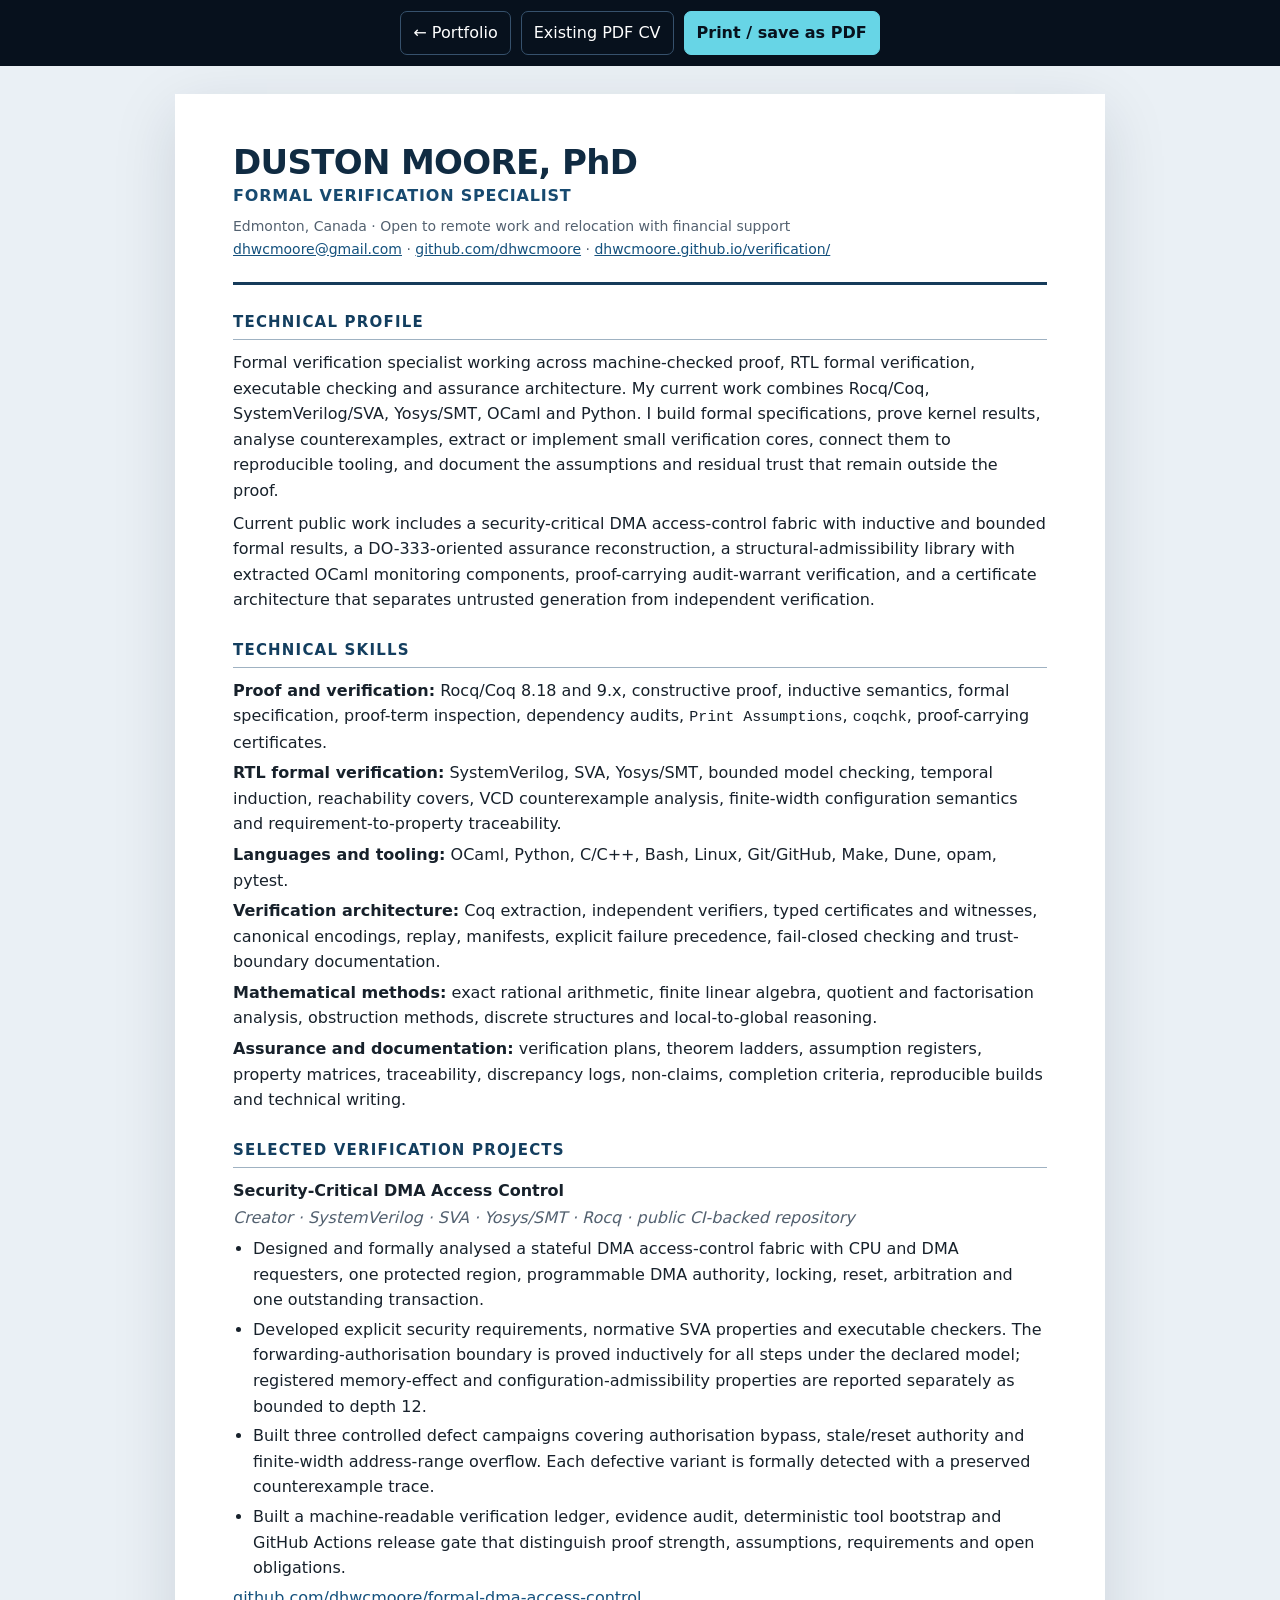
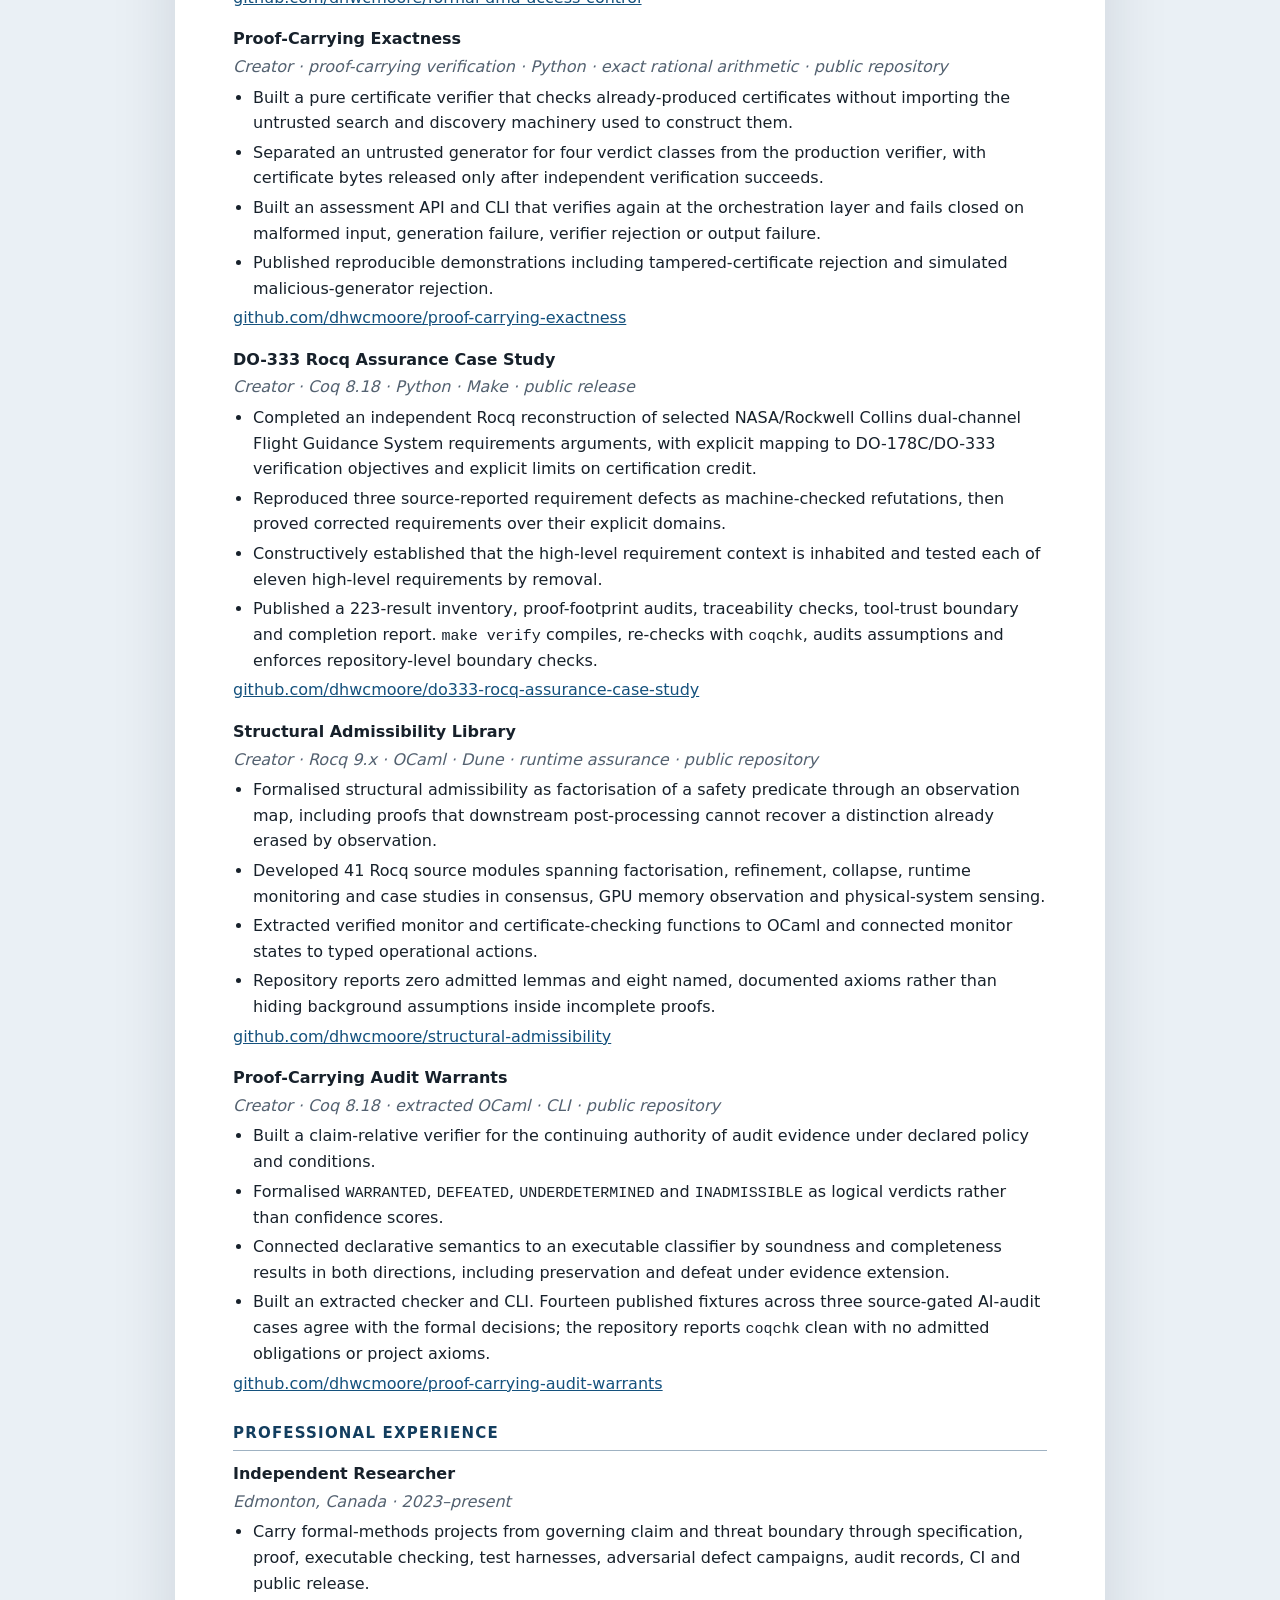
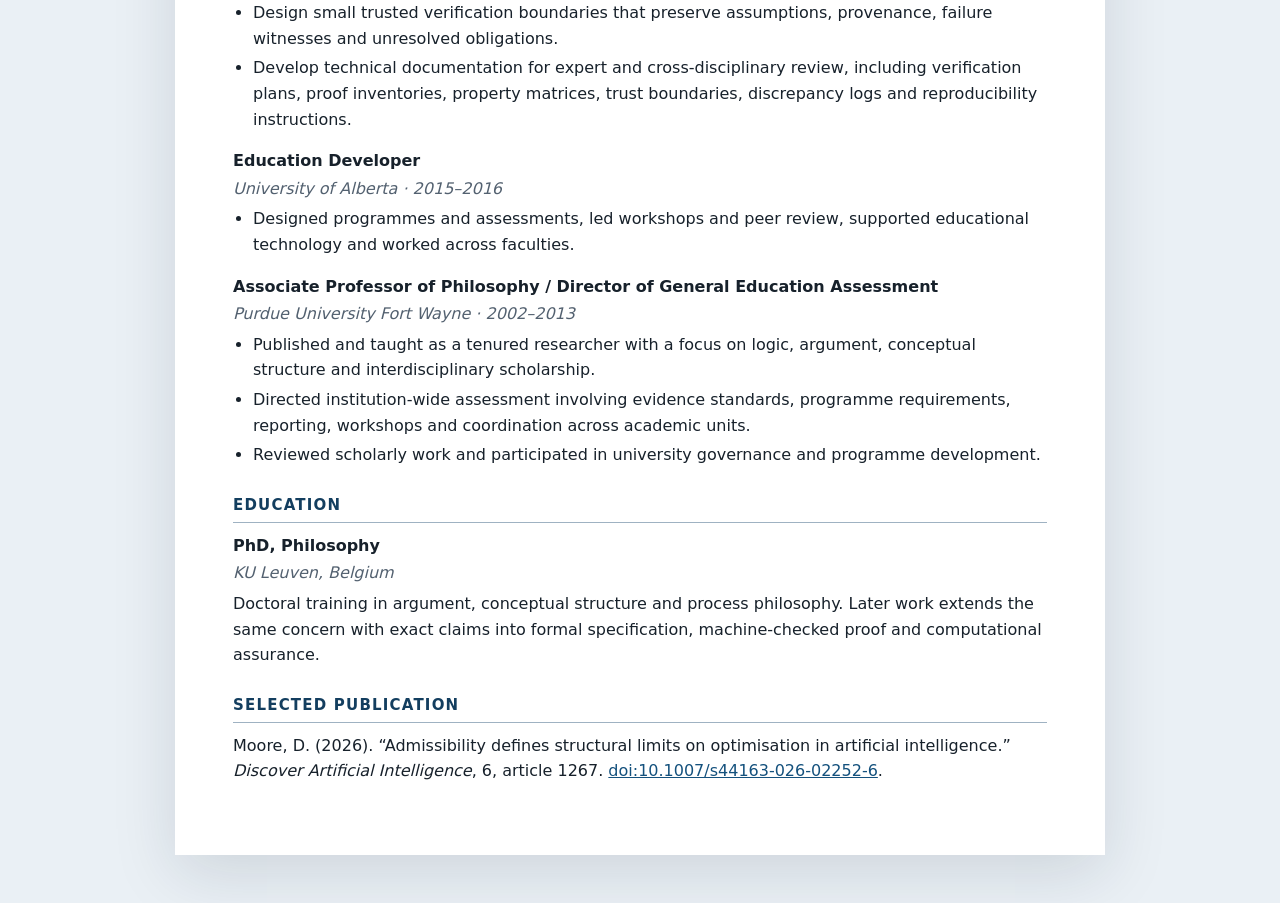
<file: verification/resume.html>
<!doctype html>
<html lang="en">
<head>
  <meta charset="utf-8">
  <meta name="viewport" content="width=device-width, initial-scale=1">
  <title>Duston Moore | Formal Verification CV</title>
  <meta name="description" content="Formal verification CV for Duston Moore, with Rocq/Coq, SystemVerilog/SVA, Yosys/SMT, OCaml, Python, executable verification, proof-carrying systems, and assurance architecture.">
  <link rel="stylesheet" href="styles.css">
</head>
<body class="resume-body">
  <div class="resume-toolbar" aria-label="CV controls">
    <a href="index.html">← Portfolio</a>
    <a href="../Duston_Moore_Formal_Methods_CV.pdf">Existing PDF CV</a>
    <button class="primary" type="button" onclick="window.print()">Print / save as PDF</button>
  </div>

  <main class="resume">
    <header>
      <h1>DUSTON MOORE, PhD</h1>
      <p class="role">Formal Verification Specialist</p>
      <p class="contact-line">Edmonton, Canada · Open to remote work and relocation with financial support</p>
      <p class="contact-line"><a href="mailto:dhwcmoore@gmail.com">dhwcmoore@gmail.com</a> · <a href="https://github.com/dhwcmoore">github.com/dhwcmoore</a> · <a href="https://dhwcmoore.github.io/verification/">dhwcmoore.github.io/verification/</a></p>
    </header>

    <section>
      <h2>Technical Profile</h2>
      <p>Formal verification specialist working across machine-checked proof, RTL formal verification, executable checking and assurance architecture. My current work combines Rocq/Coq, SystemVerilog/SVA, Yosys/SMT, OCaml and Python. I build formal specifications, prove kernel results, analyse counterexamples, extract or implement small verification cores, connect them to reproducible tooling, and document the assumptions and residual trust that remain outside the proof.</p>
      <p>Current public work includes a security-critical DMA access-control fabric with inductive and bounded formal results, a DO-333-oriented assurance reconstruction, a structural-admissibility library with extracted OCaml monitoring components, proof-carrying audit-warrant verification, and a certificate architecture that separates untrusted generation from independent verification.</p>
    </section>

    <section class="skills-lines">
      <h2>Technical Skills</h2>
      <p><strong>Proof and verification:</strong> Rocq/Coq 8.18 and 9.x, constructive proof, inductive semantics, formal specification, proof-term inspection, dependency audits, <code>Print Assumptions</code>, <code>coqchk</code>, proof-carrying certificates.</p>
      <p><strong>RTL formal verification:</strong> SystemVerilog, SVA, Yosys/SMT, bounded model checking, temporal induction, reachability covers, VCD counterexample analysis, finite-width configuration semantics and requirement-to-property traceability.</p>
      <p><strong>Languages and tooling:</strong> OCaml, Python, C/C++, Bash, Linux, Git/GitHub, Make, Dune, opam, pytest.</p>
      <p><strong>Verification architecture:</strong> Coq extraction, independent verifiers, typed certificates and witnesses, canonical encodings, replay, manifests, explicit failure precedence, fail-closed checking and trust-boundary documentation.</p>
      <p><strong>Mathematical methods:</strong> exact rational arithmetic, finite linear algebra, quotient and factorisation analysis, obstruction methods, discrete structures and local-to-global reasoning.</p>
      <p><strong>Assurance and documentation:</strong> verification plans, theorem ladders, assumption registers, property matrices, traceability, discrepancy logs, non-claims, completion criteria, reproducible builds and technical writing.</p>
    </section>

    <section>
      <h2>Selected Verification Projects</h2>

      <div class="resume-project">
        <h3>Security-Critical DMA Access Control</h3>
        <p class="meta">Creator · SystemVerilog · SVA · Yosys/SMT · Rocq · public CI-backed repository</p>
        <ul>
          <li>Designed and formally analysed a stateful DMA access-control fabric with CPU and DMA requesters, one protected region, programmable DMA authority, locking, reset, arbitration and one outstanding transaction.</li>
          <li>Developed explicit security requirements, normative SVA properties and executable checkers. The forwarding-authorisation boundary is proved inductively for all steps under the declared model; registered memory-effect and configuration-admissibility properties are reported separately as bounded to depth 12.</li>
          <li>Built three controlled defect campaigns covering authorisation bypass, stale/reset authority and finite-width address-range overflow. Each defective variant is formally detected with a preserved counterexample trace.</li>
          <li>Built a machine-readable verification ledger, evidence audit, deterministic tool bootstrap and GitHub Actions release gate that distinguish proof strength, assumptions, requirements and open obligations.</li>
        </ul>
        <p><a href="https://github.com/dhwcmoore/formal-dma-access-control">github.com/dhwcmoore/formal-dma-access-control</a></p>
      </div>

      <div class="resume-project">
        <h3>Proof-Carrying Exactness</h3>
        <p class="meta">Creator · proof-carrying verification · Python · exact rational arithmetic · public repository</p>
        <ul>
          <li>Built a pure certificate verifier that checks already-produced certificates without importing the untrusted search and discovery machinery used to construct them.</li>
          <li>Separated an untrusted generator for four verdict classes from the production verifier, with certificate bytes released only after independent verification succeeds.</li>
          <li>Built an assessment API and CLI that verifies again at the orchestration layer and fails closed on malformed input, generation failure, verifier rejection or output failure.</li>
          <li>Published reproducible demonstrations including tampered-certificate rejection and simulated malicious-generator rejection.</li>
        </ul>
        <p><a href="https://github.com/dhwcmoore/proof-carrying-exactness">github.com/dhwcmoore/proof-carrying-exactness</a></p>
      </div>

      <div class="resume-project">
        <h3>DO-333 Rocq Assurance Case Study</h3>
        <p class="meta">Creator · Coq 8.18 · Python · Make · public release</p>
        <ul>
          <li>Completed an independent Rocq reconstruction of selected NASA/Rockwell Collins dual-channel Flight Guidance System requirements arguments, with explicit mapping to DO-178C/DO-333 verification objectives and explicit limits on certification credit.</li>
          <li>Reproduced three source-reported requirement defects as machine-checked refutations, then proved corrected requirements over their explicit domains.</li>
          <li>Constructively established that the high-level requirement context is inhabited and tested each of eleven high-level requirements by removal.</li>
          <li>Published a 223-result inventory, proof-footprint audits, traceability checks, tool-trust boundary and completion report. <code>make verify</code> compiles, re-checks with <code>coqchk</code>, audits assumptions and enforces repository-level boundary checks.</li>
        </ul>
        <p><a href="https://github.com/dhwcmoore/do333-rocq-assurance-case-study">github.com/dhwcmoore/do333-rocq-assurance-case-study</a></p>
      </div>

      <div class="resume-project">
        <h3>Structural Admissibility Library</h3>
        <p class="meta">Creator · Rocq 9.x · OCaml · Dune · runtime assurance · public repository</p>
        <ul>
          <li>Formalised structural admissibility as factorisation of a safety predicate through an observation map, including proofs that downstream post-processing cannot recover a distinction already erased by observation.</li>
          <li>Developed 41 Rocq source modules spanning factorisation, refinement, collapse, runtime monitoring and case studies in consensus, GPU memory observation and physical-system sensing.</li>
          <li>Extracted verified monitor and certificate-checking functions to OCaml and connected monitor states to typed operational actions.</li>
          <li>Repository reports zero admitted lemmas and eight named, documented axioms rather than hiding background assumptions inside incomplete proofs.</li>
        </ul>
        <p><a href="https://github.com/dhwcmoore/structural-admissibility">github.com/dhwcmoore/structural-admissibility</a></p>
      </div>

      <div class="resume-project">
        <h3>Proof-Carrying Audit Warrants</h3>
        <p class="meta">Creator · Coq 8.18 · extracted OCaml · CLI · public repository</p>
        <ul>
          <li>Built a claim-relative verifier for the continuing authority of audit evidence under declared policy and conditions.</li>
          <li>Formalised <code>WARRANTED</code>, <code>DEFEATED</code>, <code>UNDERDETERMINED</code> and <code>INADMISSIBLE</code> as logical verdicts rather than confidence scores.</li>
          <li>Connected declarative semantics to an executable classifier by soundness and completeness results in both directions, including preservation and defeat under evidence extension.</li>
          <li>Built an extracted checker and CLI. Fourteen published fixtures across three source-gated AI-audit cases agree with the formal decisions; the repository reports <code>coqchk</code> clean with no admitted obligations or project axioms.</li>
        </ul>
        <p><a href="https://github.com/dhwcmoore/proof-carrying-audit-warrants">github.com/dhwcmoore/proof-carrying-audit-warrants</a></p>
      </div>
    </section>

    <section>
      <h2>Professional Experience</h2>
      <div class="job">
        <h3>Independent Researcher</h3>
        <p class="meta">Edmonton, Canada · 2023–present</p>
        <ul>
          <li>Carry formal-methods projects from governing claim and threat boundary through specification, proof, executable checking, test harnesses, adversarial defect campaigns, audit records, CI and public release.</li>
          <li>Design small trusted verification boundaries that preserve assumptions, provenance, failure witnesses and unresolved obligations.</li>
          <li>Develop technical documentation for expert and cross-disciplinary review, including verification plans, proof inventories, property matrices, trust boundaries, discrepancy logs and reproducibility instructions.</li>
        </ul>
      </div>

      <div class="job">
        <h3>Education Developer</h3>
        <p class="meta">University of Alberta · 2015–2016</p>
        <ul>
          <li>Designed programmes and assessments, led workshops and peer review, supported educational technology and worked across faculties.</li>
        </ul>
      </div>

      <div class="job">
        <h3>Associate Professor of Philosophy / Director of General Education Assessment</h3>
        <p class="meta">Purdue University Fort Wayne · 2002–2013</p>
        <ul>
          <li>Published and taught as a tenured researcher with a focus on logic, argument, conceptual structure and interdisciplinary scholarship.</li>
          <li>Directed institution-wide assessment involving evidence standards, programme requirements, reporting, workshops and coordination across academic units.</li>
          <li>Reviewed scholarly work and participated in university governance and programme development.</li>
        </ul>
      </div>
    </section>

    <section>
      <h2>Education</h2>
      <h3>PhD, Philosophy</h3>
      <p class="meta">KU Leuven, Belgium</p>
      <p>Doctoral training in argument, conceptual structure and process philosophy. Later work extends the same concern with exact claims into formal specification, machine-checked proof and computational assurance.</p>
    </section>

    <section>
      <h2>Selected Publication</h2>
      <p>Moore, D. (2026). “Admissibility defines structural limits on optimisation in artificial intelligence.” <em>Discover Artificial Intelligence</em>, 6, article 1267. <a href="https://doi.org/10.1007/s44163-026-02252-6">doi:10.1007/s44163-026-02252-6</a>.</p>
    </section>
  </main>
</body>
</html>
</file>
<file: styles.css>
:root{
  --navy:#081a2c;
  --navy2:#0c2944;
  --blue:#2e7cc3;
  --cyan:#62c5d6;
  --ink:#14202b;
  --muted:#596979;
  --line:#d8e2ea;
  --pale:#eef4f7;
  --white:#fff;
  --green:#2e8b68;
  --amber:#a76612;
  --red:#b34848;
  --shadow:0 18px 50px rgba(8,26,44,.12);
}
*{box-sizing:border-box}
html{scroll-behavior:smooth}
body{
  margin:0;
  font-family:Inter,ui-sans-serif,system-ui,-apple-system,BlinkMacSystemFont,"Segoe UI",sans-serif;
  color:var(--ink);
  background:#fff;
  line-height:1.6;
}
a{color:inherit}
button{font:inherit}
code,pre{font-family:"SFMono-Regular",Consolas,"Liberation Mono",monospace}
.wrap{width:min(1160px,calc(100% - 40px));margin:auto}
.skip-link{position:absolute;left:-9999px}
.skip-link:focus{left:12px;top:12px;z-index:100;background:#fff;padding:10px;border-radius:6px}

.site-header{
  position:sticky;
  top:0;
  z-index:50;
  background:rgba(8,26,44,.96);
  backdrop-filter:blur(10px);
  border-bottom:1px solid rgba(255,255,255,.1);
}
.nav-wrap{min-height:70px;display:flex;align-items:center;justify-content:space-between;gap:25px}
.brand{display:flex;align-items:center;gap:12px;text-decoration:none;color:#fff;font-weight:750;letter-spacing:.01em;white-space:nowrap}
.monogram{display:grid;place-items:center;width:38px;height:38px;border:1px solid rgba(255,255,255,.35);border-radius:10px;color:var(--cyan);font-size:.85rem}
.site-header nav{display:flex;gap:20px;align-items:center}
.site-header nav a{color:#dce8f1;text-decoration:none;font-size:.86rem;white-space:nowrap}
.site-header nav a:hover,.site-header nav a:focus-visible{color:#fff}
.nav-toggle{display:none;background:transparent;border:1px solid rgba(255,255,255,.25);color:#fff;border-radius:8px;padding:8px 12px}

.hero{background:linear-gradient(135deg,var(--navy),#0e3557 62%,#144a66);color:#fff;padding:88px 0 72px;overflow:hidden;position:relative}
.hero:after{content:"";position:absolute;width:520px;height:520px;border-radius:50%;right:-210px;top:-200px;border:1px solid rgba(98,197,214,.24);box-shadow:0 0 0 80px rgba(98,197,214,.04),0 0 0 160px rgba(98,197,214,.03)}
.hero-grid{position:relative;z-index:2;display:grid;grid-template-columns:1.25fr .75fr;gap:70px;align-items:center}
.eyebrow{text-transform:uppercase;letter-spacing:.14em;font-size:.74rem;font-weight:800;color:#26839a;margin:0 0 14px}
.hero .eyebrow,.contact .eyebrow,.programme .eyebrow{color:var(--cyan)}
h1,h2,h3,h4{line-height:1.15;margin-top:0}
h1{font-size:clamp(2.6rem,5vw,4.9rem);letter-spacing:-.045em;margin-bottom:24px;max-width:900px}
.hero h1{font-size:clamp(2.45rem,4.5vw,4.2rem)}
h1 span{color:var(--cyan)}
.lead{font-size:1.18rem;color:#d8e6ef;max-width:780px}
.actions{display:flex;gap:14px;flex-wrap:wrap;margin:32px 0 22px}
.button{display:inline-flex;align-items:center;justify-content:center;padding:12px 19px;border-radius:9px;text-decoration:none;font-weight:750;font-size:.94rem}
.primary{background:var(--cyan);color:#062239}
.secondary{border:1px solid rgba(255,255,255,.35);color:#fff}
.profile-links{display:flex;flex-wrap:wrap;gap:6px 18px;list-style:none;margin:12px 0 0;padding:0;font-size:.9rem;color:#e2eef3}
.availability{font-size:.9rem;color:#c3d5e1}
.latest-publication{max-width:740px;padding:13px 16px;border-left:3px solid var(--cyan);background:rgba(255,255,255,.075);border-radius:0 8px 8px 0;color:#e2eef3;font-size:.94rem}
.latest-publication a{color:#fff;text-decoration-thickness:1px;text-underline-offset:3px}
.assurance-card{background:rgba(255,255,255,.075);border:1px solid rgba(255,255,255,.15);border-radius:20px;padding:28px;box-shadow:var(--shadow)}
.card-label{text-transform:uppercase;letter-spacing:.12em;font-size:.72rem;font-weight:800;color:var(--cyan)}
.pipeline{display:grid;gap:7px}
.pipeline>div{display:grid;grid-template-columns:30px 1fr;gap:3px 10px;background:rgba(255,255,255,.08);padding:13px;border-radius:10px}
.pipeline span{grid-row:1/3;display:grid;place-items:center;width:26px;height:26px;border-radius:50%;background:var(--cyan);color:#082039;font-weight:850;font-size:.78rem}
.pipeline strong{font-size:.9rem}
.pipeline small{color:#c7d9e4}
.pipeline i{text-align:center;color:var(--cyan);font-style:normal}

.problem{background:#fff;transform:translateY(-1px)}
.three{display:grid;grid-template-columns:repeat(3,1fr);gap:0;border-left:1px solid var(--line);border-right:1px solid var(--line)}
.three article{padding:42px 34px;border-right:1px solid var(--line)}
.three article:last-child{border-right:0}
.number{font-weight:850;color:var(--blue);font-size:.78rem;letter-spacing:.12em}
.three h2{font-size:1.35rem;margin:12px 0}
.three p{color:var(--muted);margin-bottom:0}

.section{padding:90px 0}
.section.alt{background:var(--pale)}
.section.alt[aria-label="Evidence pipeline"]{background:#0b2439;color:#fff}
.section.alt[aria-label="Evidence pipeline"] .section-head>p:last-child{color:#d2e1ea}
.section.alt[aria-label="Evidence pipeline"] .eyebrow{color:var(--cyan)}
.section.alt[aria-label="Evidence pipeline"] .architecture-board{background:rgba(255,255,255,.055);border-color:rgba(255,255,255,.18)}
.section-head{max-width:800px;margin-bottom:38px}
.section h2,.contact h2{font-size:clamp(2rem,3.4vw,3.15rem);letter-spacing:-.035em;margin-bottom:18px}
.section-head>p:last-child,.approach-grid>div>p:last-child{color:var(--muted);font-size:1.04rem}

.flagships{padding:38px 0;background:var(--pale)}
.flagships h2{font-size:1.55rem;margin-bottom:16px}
.flagship-grid{display:grid;grid-template-columns:repeat(auto-fit,minmax(min(100%,235px),1fr));gap:14px}
.flagship-grid a{display:grid;gap:5px;align-content:start;padding:16px 18px;border:1px solid var(--line);border-radius:12px;background:#fff;color:#17618b;text-decoration:none}
.flagship-grid a:hover strong,.flagship-grid a:focus-visible strong{text-decoration:underline}
.flagship-grid span{color:var(--muted);font-size:.87rem}
.flagships,.project[id]{scroll-margin-top:85px}
.project-grid{display:grid;grid-template-columns:repeat(2,1fr);gap:22px}
.project{border:1px solid var(--line);border-radius:16px;padding:30px;background:#fff;display:flex;flex-direction:column;box-shadow:0 8px 24px rgba(8,26,44,.05)}
.project.featured{border-color:#9dc7dd;box-shadow:0 14px 36px rgba(18,77,112,.12)}
.project .tags{display:flex;gap:7px;flex-wrap:wrap;list-style:none;padding:0;margin:0}
.project .tags li{font-size:.68rem;text-transform:uppercase;letter-spacing:.09em;font-weight:800;background:#e7f2f7;color:#1d6176;padding:5px 8px;border-radius:999px}
.project h3{font-size:1.45rem;margin:20px 0 10px}
.project p,.project li{color:var(--muted)}
.project p strong{color:var(--ink)}
.project ul{padding-left:20px;margin-bottom:24px}
.project a{margin-top:auto;text-decoration:none;font-weight:800;color:#17618b}
.project a:hover,.project a:focus-visible{text-decoration:underline}
.project .writing-status a{font-weight:inherit;text-decoration:underline}
.supporting-section{margin-top:48px}
.supporting-section > h3{font-size:1.55rem;margin-bottom:18px}
.supporting-grid{gap:14px;align-items:start}
.supporting-project{padding:18px 20px;box-shadow:none}
.supporting-project h4{font-size:1.15rem;margin:12px 0 6px}
.supporting-project p{font-size:.9rem;margin:0 0 8px}
.supporting-project .tags li{font-size:.6rem;padding:3px 7px}
.supporting-project details{font-size:.9rem;margin-bottom:8px}
.supporting-project summary{cursor:pointer;font-weight:650;color:#17618b}
.supporting-project details[open] summary{margin-bottom:8px}
.supporting-project details ul{margin:0 0 8px}
.supporting-links{display:flex;flex-wrap:wrap;gap:3px 18px;font-size:.88rem}

.case-grid{display:grid;gap:24px}
.case-study{background:#fff;border:1px solid var(--line);border-radius:18px;padding:34px;box-shadow:0 10px 30px rgba(8,26,44,.06)}
.case-top{display:flex;justify-content:space-between;gap:24px;align-items:flex-start}
.case-top h3{font-size:1.8rem;margin:6px 0 12px}
.status{display:inline-block;margin:0;text-transform:uppercase;letter-spacing:.1em;font-size:.68rem;font-weight:850;padding:5px 9px;border-radius:999px}
.status.private{background:#f1e9d9;color:#755012}
.status.proposal{background:#e6eff8;color:#245f8e}
.maturity{border:1px solid #bad1df;border-radius:10px;padding:8px 11px;font-size:.72rem;font-weight:850;letter-spacing:.08em;color:#24667f;white-space:nowrap}
.case-summary{font-size:1.08rem;max-width:900px;color:#334758}
.case-columns{display:grid;grid-template-columns:1fr 1fr;gap:22px;margin:26px 0}
.case-columns>div{border-left:3px solid #9fc9d7;padding-left:18px}
.case-columns h4{font-size:.86rem;text-transform:uppercase;letter-spacing:.09em;color:#24667f;margin-bottom:8px}
.case-columns p{margin:0;color:var(--muted)}
.evidence-list{display:grid;grid-template-columns:repeat(3,1fr);gap:12px;list-style:none;padding:0;margin:24px 0 0}
.evidence-list li{background:var(--pale);border-radius:10px;padding:14px;color:#425565;font-size:.9rem}
.evidence-list code{font-size:.84em}

.architecture-section{background:#071b2c;color:#fff}
.architecture-section .section-head>p:last-child{color:#c7d8e3}
.architecture-section .eyebrow{color:var(--cyan)}
.architecture-board{display:grid;grid-template-columns:1fr auto 1fr auto 1fr auto 1fr auto 1fr;gap:12px;align-items:stretch;background:rgba(255,255,255,.04);border:1px solid rgba(255,255,255,.14);border-radius:20px;padding:24px}
.arch-node{min-height:190px;padding:20px;border-radius:14px;display:flex;flex-direction:column;background:rgba(255,255,255,.075);border-top:4px solid var(--cyan)}
.arch-node.propose{border-top-color:#dfae50}
.arch-node.adapter{border-top-color:#829ddf}
.arch-node.verify{border-top-color:#62c5d6}
.arch-node.decide{border-top-color:#75b994}
.arch-kicker{text-transform:uppercase;letter-spacing:.09em;font-size:.63rem;color:#a9c4d3;font-weight:850;margin-bottom:16px}
.arch-node strong{font-size:1rem}
.arch-node small{color:#c0d2dc;margin-top:10px}
.arch-arrow{align-self:center;color:var(--cyan);font-size:1.5rem}
.feedback-line{grid-column:3/9;border-left:2px solid #dfae50;border-right:2px solid #75b994;border-bottom:2px solid rgba(255,255,255,.26);border-radius:0 0 12px 12px;padding:14px 22px;text-align:center;color:#cbdce5;font-size:.9rem}
.architecture-principles{display:grid;grid-template-columns:repeat(4,1fr);gap:15px;margin-top:20px}
.architecture-principles>div{padding:18px;border:1px solid rgba(255,255,255,.13);border-radius:12px;background:rgba(255,255,255,.04)}
.architecture-principles strong{display:block;color:var(--cyan);margin-bottom:8px}
.architecture-principles span{display:block;color:#c4d4de;font-size:.88rem}
#standard .architecture-principles{grid-template-columns:repeat(3,1fr)}
#standard .architecture-principles>div{background:#fff;border:1px solid var(--line);box-shadow:0 8px 22px rgba(8,26,44,.045)}
#standard .architecture-principles strong{color:#174a67}
#standard .architecture-principles span{color:var(--muted)}

.demo-section{background:#eaf2f6}
.demo-grid{display:grid;grid-template-columns:.9fr 1.1fr;gap:55px;align-items:center}
.demo-grid>div:first-child>p:not(.eyebrow){color:var(--muted)}
.demo-controls{display:flex;gap:10px;flex-wrap:wrap;margin:26px 0 18px}
.demo-button{border:1px solid #9db8c8;background:#fff;color:#174a67;border-radius:9px;padding:10px 14px;font-weight:750;cursor:pointer}
.demo-button.active,.demo-button:hover,.demo-button:focus-visible{background:#174a67;color:#fff}
.demo-rule{display:flex;flex-direction:column;gap:6px;background:#fff;border-left:4px solid var(--blue);padding:15px 18px;border-radius:8px}
.demo-rule code{color:#174a67}
.terminal{background:#06131f;color:#d5e4ec;border-radius:16px;overflow:hidden;box-shadow:0 22px 55px rgba(8,26,44,.22)}
.terminal-bar{height:44px;display:flex;align-items:center;gap:7px;background:#102435;border-bottom:1px solid rgba(255,255,255,.1);padding:0 15px}
.terminal-bar span{width:11px;height:11px;border-radius:50%;background:#748694}
.terminal-bar span:first-child{background:#c96767}
.terminal-bar span:nth-child(2){background:#d7ab55}
.terminal-bar span:nth-child(3){background:#64a77f}
.terminal-bar strong{margin-left:8px;font-size:.75rem;letter-spacing:.06em;color:#afc3cf}
.terminal pre{margin:0;padding:24px;min-height:355px;white-space:pre-wrap;overflow-wrap:anywhere;font-size:.88rem;line-height:1.7}
.terminal .accept{color:#7ed2a4}

.approach-grid{display:grid;grid-template-columns:.7fr 1.3fr;gap:70px}
.capabilities{display:grid;grid-template-columns:repeat(2,1fr);gap:18px}
.capabilities div{background:#fff;border:1px solid var(--line);border-radius:12px;padding:22px}
.capabilities h3{font-size:1.05rem;margin-bottom:8px}
.capabilities p{font-size:.9rem;color:var(--muted);margin:0}

.writing-grid{display:grid;grid-template-columns:repeat(3,1fr);gap:20px}
.writing-card{border:1px solid var(--line);border-radius:15px;padding:26px;background:#fff;display:flex;flex-direction:column}
.featured-writing{border-top:5px solid var(--blue)}
.writing-meta{display:flex;justify-content:space-between;gap:12px;flex-wrap:wrap;text-transform:uppercase;letter-spacing:.08em;font-size:.66rem;color:#2b728d;font-weight:850}
.writing-card h3{font-size:1.25rem;margin:20px 0 12px}
.writing-card p{color:var(--muted)}
.writing-card .manuscript-button{align-self:flex-start;margin:8px 0 20px;text-align:center}
.writing-card .manuscript-button:hover,.writing-card .manuscript-button:focus-visible{background:#49b6c9;box-shadow:0 8px 20px rgba(46,124,195,.2)}
.writing-status{margin-top:auto;padding-top:14px;border-top:1px solid var(--line);font-size:.86rem}
.publication-note{margin:28px 0 0;color:var(--muted)}

.experience-grid{display:grid;grid-template-columns:.55fr 1.45fr;gap:70px}
.timeline{border-left:2px solid #c5d6df;padding-left:30px}
.timeline article{position:relative;padding:0 0 32px}
.timeline article:before{content:"";position:absolute;left:-38px;top:4px;width:14px;height:14px;border-radius:50%;background:var(--blue);border:3px solid #fff;box-shadow:0 0 0 1px var(--blue)}
.timeline time{font-size:.78rem;font-weight:850;letter-spacing:.1em;color:#27728e}
.timeline h3{font-size:1.22rem;margin:7px 0}
.timeline p{color:var(--muted);margin:0}

.programme{background:#0d2d48;color:#fff}
.programme-grid{display:grid;grid-template-columns:.65fr 1.35fr;gap:70px}
.programme p{color:#d2e1ea;font-size:1.03rem}

.contact{background:linear-gradient(135deg,#071726,#0c3453);color:#fff;padding:70px 0}
.contact-grid{display:grid;grid-template-columns:1.2fr .8fr;gap:70px;align-items:center}
.contact p{color:#cddde7}
.contact-actions{display:grid;gap:9px}
.contact-actions a{background:rgba(255,255,255,.07);border:1px solid rgba(255,255,255,.15);border-radius:9px;padding:12px 14px;text-decoration:none;color:#fff}
.contact-actions a:hover,.contact-actions a:focus-visible{background:rgba(255,255,255,.12)}
footer{background:#06131f;color:#98adbc;padding:22px 0;font-size:.82rem}
footer .wrap{display:flex;justify-content:space-between;gap:20px}

@media(max-width:1120px){
  .site-header nav{gap:13px}
  .site-header nav a{font-size:.8rem}
  .architecture-board{grid-template-columns:1fr}
  .arch-arrow{transform:rotate(90deg);justify-self:center}
  .feedback-line{grid-column:auto;border:1px solid rgba(255,255,255,.16);border-left:3px solid #dfae50;border-radius:10px}
  .architecture-principles,#standard .architecture-principles{grid-template-columns:repeat(2,1fr)}
}

@media(max-width:850px){
  .hero-grid,.approach-grid,.experience-grid,.programme-grid,.contact-grid,.demo-grid{grid-template-columns:1fr}
  .hero{padding-top:62px}
  .assurance-card{max-width:560px}
  .three,.project-grid,.capabilities,.case-columns,.evidence-list,.writing-grid{grid-template-columns:1fr}
  .three{border:0}
  .three article{border:1px solid var(--line);border-bottom:0}
  .three article:last-child{border-bottom:1px solid var(--line)}
  .site-header nav{display:none;position:absolute;top:70px;left:0;right:0;background:var(--navy);padding:20px;flex-direction:column;align-items:flex-start}
  .site-header nav.open{display:flex}
  .nav-toggle{display:block}
  .contact-grid{gap:30px}
}

@media(max-width:520px){
  .wrap{width:min(100% - 26px,1160px)}
  h1{font-size:2.5rem}
  .section{padding:68px 0}
  .project,.case-study,.writing-card{padding:23px}
  .actions{flex-direction:column}
  .button{width:100%}
  .case-top{flex-direction:column}
  .architecture-principles,#standard .architecture-principles{grid-template-columns:1fr}
  footer .wrap{flex-direction:column}
}

@media(prefers-reduced-motion:reduce){
  html{scroll-behavior:auto}
}

#overview{padding-block:48px}
#overview .section-head{margin-bottom:22px}
.project-table-scroll{overflow-x:auto;border:1px solid var(--line);border-radius:12px;background:var(--white)}
.project-table-scroll:focus-visible{outline:3px solid var(--blue);outline-offset:3px}
.project-table{width:100%;min-width:760px;border-collapse:collapse;font-size:.9rem}
.project-table th,.project-table td{text-align:left;vertical-align:top;padding:12px 14px;border-bottom:1px solid var(--line)}
.project-table thead{background:var(--navy2);color:var(--white)}
.project-table tbody tr:last-child>*{border-bottom:0}
.project-table tbody tr:nth-child(even){background:#f8fafb}
.project-table a{color:#17618b}
.obstruction-figure{margin:30px 0 0;padding:22px;border:1px solid rgba(255,255,255,.25);border-radius:14px;background:rgba(255,255,255,.075)}
.obstruction-figure figcaption{font-size:1.15rem;font-weight:750}
.obstruction-figure p{margin:6px 0;color:#d2e1ea}
.obstruction-figure a{color:var(--cyan)}
.obstruction-branches{display:grid;grid-template-columns:repeat(auto-fit,minmax(min(100%,245px),1fr));gap:14px;margin:16px 0}
.obstruction-branches>div{padding:12px 16px;border-left:3px solid var(--cyan);background:rgba(255,255,255,.06)}
</file>
<file: verification/styles.css>
:root {
  --bg: #07111d;
  --bg-soft: #0b1725;
  --panel: #0f1f31;
  --panel-2: #12263a;
  --text: #edf5fb;
  --muted: #aab9c7;
  --line: #274059;
  --accent: #67d5e6;
  --accent-strong: #96eaf4;
  --success: #9ee6bf;
  --paper: #f6f9fc;
  --paper-ink: #17212b;
  --paper-muted: #536170;
  --paper-line: #cbd6e0;
  --max: 1180px;
}

* { box-sizing: border-box; }
html { scroll-behaviour: smooth; }
body {
  margin: 0;
  background: var(--bg);
  color: var(--text);
  font-family: Inter, ui-sans-serif, system-ui, -apple-system, BlinkMacSystemFont, "Segoe UI", sans-serif;
  line-height: 1.6;
}
a { color: inherit; }
code {
  font-family: "SFMono-Regular", Consolas, "Liberation Mono", monospace;
  font-size: .94em;
}
.wrap {
  width: min(var(--max), calc(100% - 40px));
  margin: 0 auto;
}
.skip-link {
  position: absolute;
  left: -999px;
  top: 8px;
  background: #fff;
  color: #000;
  padding: 8px 12px;
  z-index: 50;
}
.skip-link:focus { left: 8px; }

.site-header {
  position: sticky;
  top: 0;
  z-index: 20;
  background: rgba(7,17,29,.94);
  border-bottom: 1px solid rgba(103,213,230,.14);
  backdrop-filter: blur(14px);
}
.nav {
  min-height: 72px;
  display: flex;
  align-items: center;
  justify-content: space-between;
  gap: 24px;
}
.brand {
  display: flex;
  align-items: center;
  gap: 10px;
  text-decoration: none;
  font-weight: 750;
  letter-spacing: .02em;
}
.brand-mark {
  display: grid;
  place-items: center;
  width: 36px;
  height: 36px;
  border: 1px solid var(--accent);
  border-radius: 9px;
  color: var(--accent);
  font-family: "SFMono-Regular", Consolas, monospace;
  font-size: 13px;
}
nav {
  display: flex;
  flex-wrap: wrap;
  align-items: center;
  justify-content: flex-end;
  gap: 19px;
}
nav a {
  text-decoration: none;
  color: var(--muted);
  font-size: 14px;
}
nav a:hover, nav a:focus { color: var(--accent-strong); }
.nav-cta {
  border: 1px solid var(--line);
  border-radius: 8px;
  padding: 8px 11px;
}

.hero {
  padding: 96px 0 70px;
  background:
    radial-gradient(circle at 82% 10%, rgba(103,213,230,.12), transparent 26%),
    linear-gradient(180deg, #081524 0%, var(--bg) 100%);
}
.hero-grid {
  display: grid;
  grid-template-columns: 1.35fr .65fr;
  gap: 64px;
  align-items: center;
}
.eyebrow {
  margin: 0 0 16px;
  color: var(--accent);
  text-transform: uppercase;
  letter-spacing: .16em;
  font-weight: 800;
  font-size: 12px;
}
h1 {
  margin: 0;
  max-width: 860px;
  font-size: clamp(48px, 7vw, 86px);
  line-height: .97;
  letter-spacing: -.045em;
}
.hero h1 span { color: var(--accent); }
.lead {
  max-width: 800px;
  margin: 28px 0 0;
  color: #c5d2de;
  font-size: clamp(18px, 2.1vw, 23px);
  line-height: 1.55;
}
.actions {
  display: flex;
  flex-wrap: wrap;
  gap: 12px;
  margin-top: 30px;
}
.button {
  display: inline-flex;
  align-items: center;
  justify-content: center;
  min-height: 46px;
  padding: 0 17px;
  border-radius: 8px;
  text-decoration: none;
  font-weight: 760;
  font-size: 14px;
}
.button.primary {
  background: var(--accent);
  color: #061522;
}
.button.secondary {
  border: 1px solid var(--line);
  color: var(--text);
}
.button:hover, .button:focus { transform: translateY(-1px); }

.terminal-card {
  border: 1px solid var(--line);
  border-radius: 14px;
  background: rgba(15,31,49,.86);
  box-shadow: 0 24px 80px rgba(0,0,0,.28);
  overflow: hidden;
}
.terminal-top {
  padding: 10px 14px;
  border-bottom: 1px solid var(--line);
  color: #7890a5;
  font: 12px/1.4 "SFMono-Regular", Consolas, monospace;
}
.terminal-body {
  padding: 22px;
  font: 13px/1.75 "SFMono-Regular", Consolas, monospace;
  color: #c8d5df;
}
.terminal-body .prompt { color: var(--accent); }
.terminal-body .ok { color: var(--success); }
.terminal-body .dim { color: #7890a5; }

.evidence-strip {
  border-top: 1px solid var(--line);
  border-bottom: 1px solid var(--line);
  background: #091727;
}
.evidence-grid {
  display: grid;
  grid-template-columns: repeat(4, 1fr);
}
.evidence-grid div {
  padding: 22px 24px;
  border-right: 1px solid var(--line);
}
.evidence-grid div:last-child { border-right: 0; }
.evidence-grid strong {
  display: block;
  margin-bottom: 3px;
  color: var(--text);
  font-size: 15px;
}
.evidence-grid span {
  color: var(--muted);
  font-size: 13px;
}

.section { padding: 88px 0; }
.section.alt { background: var(--bg-soft); }
.section-head {
  max-width: 780px;
  margin-bottom: 38px;
}
.section h2 {
  margin: 0 0 14px;
  font-size: clamp(34px, 4.5vw, 54px);
  line-height: 1.05;
  letter-spacing: -.035em;
}
.section-head p:last-child {
  color: var(--muted);
  font-size: 18px;
}

.skills-grid {
  display: grid;
  grid-template-columns: repeat(2, 1fr);
  gap: 16px;
}
.skill-card {
  border: 1px solid var(--line);
  border-radius: 12px;
  padding: 24px;
  background: var(--panel);
}
.skill-card h3 {
  margin: 0 0 9px;
  font-size: 18px;
}
.skill-card p {
  margin: 0;
  color: var(--muted);
}

.project-list {
  display: grid;
  gap: 20px;
}
.project {
  display: grid;
  grid-template-columns: 220px 1fr;
  gap: 34px;
  border: 1px solid var(--line);
  border-radius: 14px;
  padding: 30px;
  background: var(--panel);
}
.project-meta {
  color: var(--muted);
  font-size: 13px;
}
.project-meta strong {
  display: block;
  color: var(--accent);
  text-transform: uppercase;
  letter-spacing: .12em;
  font-size: 11px;
  margin-bottom: 8px;
}
.project h3 {
  margin: 0 0 8px;
  font-size: 28px;
  line-height: 1.15;
}
.project .problem {
  margin: 0 0 18px;
  color: #c6d3de;
  font-size: 17px;
}
.project-columns {
  display: grid;
  grid-template-columns: 1fr 1fr;
  gap: 22px;
}
.project h4 {
  margin: 0 0 7px;
  color: #dce8f2;
  text-transform: uppercase;
  letter-spacing: .1em;
  font-size: 11px;
}
.project ul {
  margin: 0;
  padding-left: 19px;
  color: var(--muted);
}
.project li { margin-bottom: 5px; }
.boundary {
  margin: 20px 0 0;
  padding: 13px 15px;
  background: #091725;
  border-left: 3px solid var(--accent);
  color: #b8c8d5;
  font-size: 14px;
}
.project-links {
  margin-top: 18px;
  display: flex;
  flex-wrap: wrap;
  gap: 14px;
}
.project-links a {
  color: var(--accent-strong);
  font-weight: 720;
  text-decoration: none;
}
.project-links a:hover { text-decoration: underline; }

.principles {
  display: grid;
  grid-template-columns: repeat(2, 1fr);
  gap: 1px;
  border: 1px solid var(--line);
  background: var(--line);
}
.principle {
  background: var(--bg-soft);
  padding: 26px;
}
.principle strong {
  display: block;
  color: var(--accent-strong);
  font-size: 19px;
  margin-bottom: 8px;
}
.principle span { color: var(--muted); }

.background-grid {
  display: grid;
  grid-template-columns: .8fr 1.2fr;
  gap: 52px;
}
.background-grid p { color: var(--muted); }
.background-grid .statement {
  color: var(--text);
  font-size: 23px;
  line-height: 1.5;
}
.timeline {
  border-left: 1px solid var(--line);
  padding-left: 26px;
}
.timeline-item { margin-bottom: 27px; }
.timeline-item h3 { margin: 0 0 4px; }
.timeline-item p { margin: 0; }

.contact {
  text-align: center;
  padding: 88px 0 100px;
  background: linear-gradient(180deg, var(--bg-soft), #07111d);
}
.contact h2 {
  margin: 0 auto 14px;
  max-width: 780px;
}
.contact p {
  max-width: 720px;
  margin: 0 auto 26px;
  color: var(--muted);
  font-size: 18px;
}
.footer {
  border-top: 1px solid var(--line);
  padding: 24px 0;
  color: #7f93a5;
  font-size: 13px;
}
.footer-inner {
  display: flex;
  justify-content: space-between;
  gap: 18px;
  flex-wrap: wrap;
}
.footer a { color: #9fb4c5; }

/* Resume */
.resume-body {
  background: #eaf0f5;
  color: var(--paper-ink);
}
.resume-toolbar {
  position: sticky;
  top: 0;
  z-index: 30;
  display: flex;
  justify-content: center;
  gap: 10px;
  padding: 11px 18px;
  background: #07111d;
}
.resume-toolbar a, .resume-toolbar button {
  border: 1px solid #36516c;
  border-radius: 7px;
  background: transparent;
  color: #fff;
  padding: 8px 12px;
  font: inherit;
  text-decoration: none;
  cursor: pointer;
}
.resume-toolbar .primary {
  background: var(--accent);
  border-color: var(--accent);
  color: #07111d;
  font-weight: 750;
}
.resume {
  width: min(930px, calc(100% - 30px));
  margin: 28px auto 48px;
  background: #fff;
  padding: 52px 58px 64px;
  box-shadow: 0 18px 60px rgba(18,34,51,.13);
}
.resume header {
  border-bottom: 3px solid #163b5a;
  padding-bottom: 22px;
  margin-bottom: 23px;
}
.resume h1 {
  color: #102b42;
  font-size: 34px;
  letter-spacing: -.02em;
}
.resume .role {
  margin: 4px 0 7px;
  color: #174a70;
  font-weight: 800;
  text-transform: uppercase;
  letter-spacing: .05em;
}
.resume .contact-line {
  margin: 0;
  color: var(--paper-muted);
  font-size: 14px;
}
.resume section { margin-top: 25px; }
.resume h2 {
  margin: 0 0 10px;
  padding-bottom: 5px;
  border-bottom: 1px solid #9fb2c2;
  color: #133e5f;
  font-size: 15px;
  text-transform: uppercase;
  letter-spacing: .08em;
}
.resume h3 {
  margin: 0 0 2px;
  color: #17212b;
  font-size: 16px;
}
.resume p { margin: 0 0 7px; }
.resume .meta {
  color: var(--paper-muted);
  font-style: italic;
  margin-bottom: 5px;
}
.resume ul {
  margin: 4px 0 0 20px;
  padding: 0;
}
.resume li { margin-bottom: 4px; }
.resume .skills-lines p { margin-bottom: 5px; }
.resume .job, .resume .resume-project { margin-bottom: 16px; }
.resume a { color: #14517d; }

@media (max-width: 900px) {
  .hero-grid, .background-grid { grid-template-columns: 1fr; }
  .hero-grid { gap: 38px; }
  .project { grid-template-columns: 1fr; gap: 16px; }
  .evidence-grid { grid-template-columns: repeat(2, 1fr); }
  .evidence-grid div:nth-child(2) { border-right: 0; }
  .evidence-grid div:nth-child(-n+2) { border-bottom: 1px solid var(--line); }
}

@media (max-width: 680px) {
  .wrap { width: min(100% - 26px, var(--max)); }
  .nav { align-items: flex-start; padding: 14px 0; }
  nav { gap: 10px 14px; }
  nav a:not(.nav-cta) { display: none; }
  .hero { padding-top: 62px; }
  h1 { font-size: clamp(44px, 16vw, 67px); }
  .skills-grid, .project-columns, .principles { grid-template-columns: 1fr; }
  .project { padding: 22px; }
  .evidence-grid { grid-template-columns: 1fr; }
  .evidence-grid div { border-right: 0; border-bottom: 1px solid var(--line); }
  .evidence-grid div:last-child { border-bottom: 0; }
  .resume { padding: 34px 25px; }
  .resume-toolbar { justify-content: flex-start; overflow-x: auto; }
}

@media print {
  .resume-body { background: #fff; font-size: 9.5pt; line-height: 1.23; }
  .resume-toolbar { display: none; }
  .resume { width: auto; margin: 0; padding: 0; box-shadow: none; }
  .resume header { padding-bottom: 9px; margin-bottom: 9px; }
  .resume h1 { font-size: 20pt; }
  .resume .role { font-size: 9.6pt; }
  .resume section { margin-top: 10px; }
  .resume h2 { font-size: 10.8pt; margin-bottom: 5px; padding-bottom: 3px; }
  .resume h3 { font-size: 10.7pt; }
  .resume .job, .resume .resume-project { margin-bottom: 6px; }
  .resume p { margin-bottom: 3px; }
  .resume ul { margin-top: 2px; }
  .resume li { margin-bottom: 0; }
  .resume a { color: inherit; text-decoration: none; }
  @page { size: Letter; margin: .38in .5in; }
}
</file>
